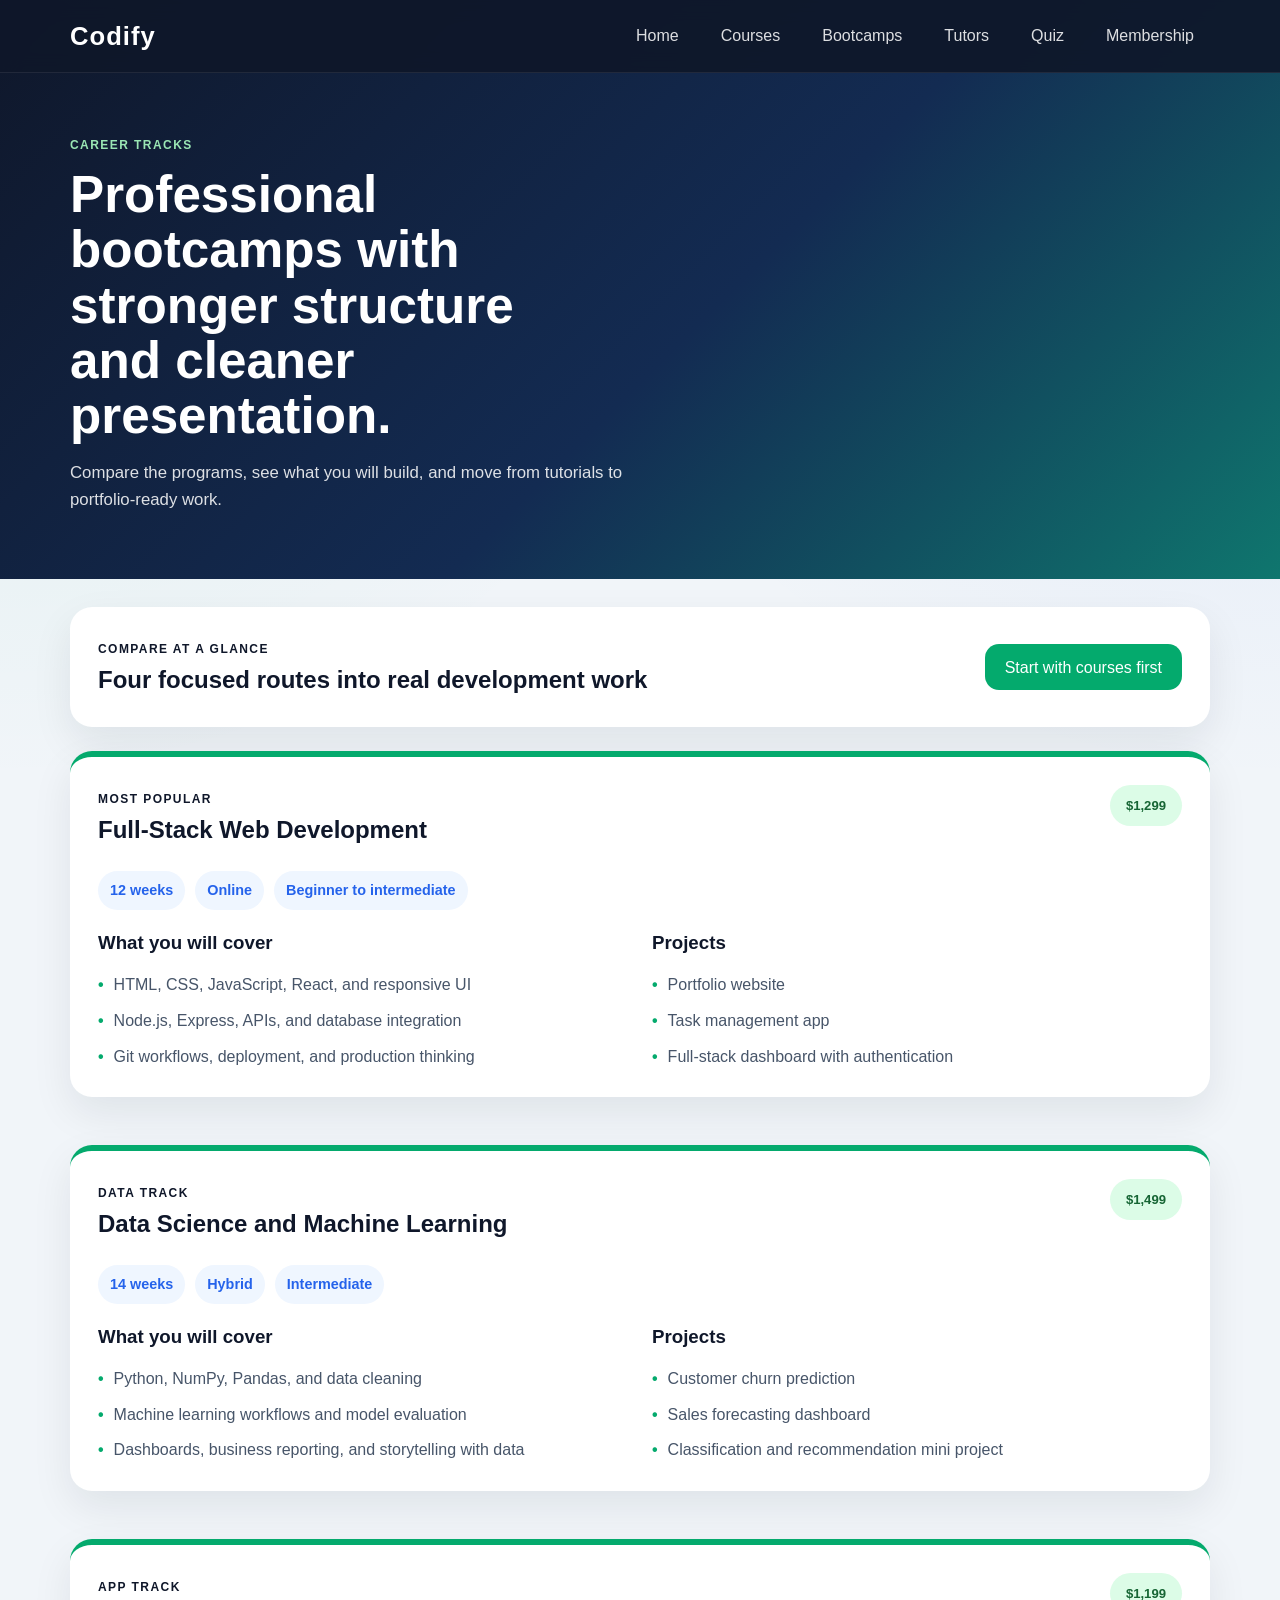
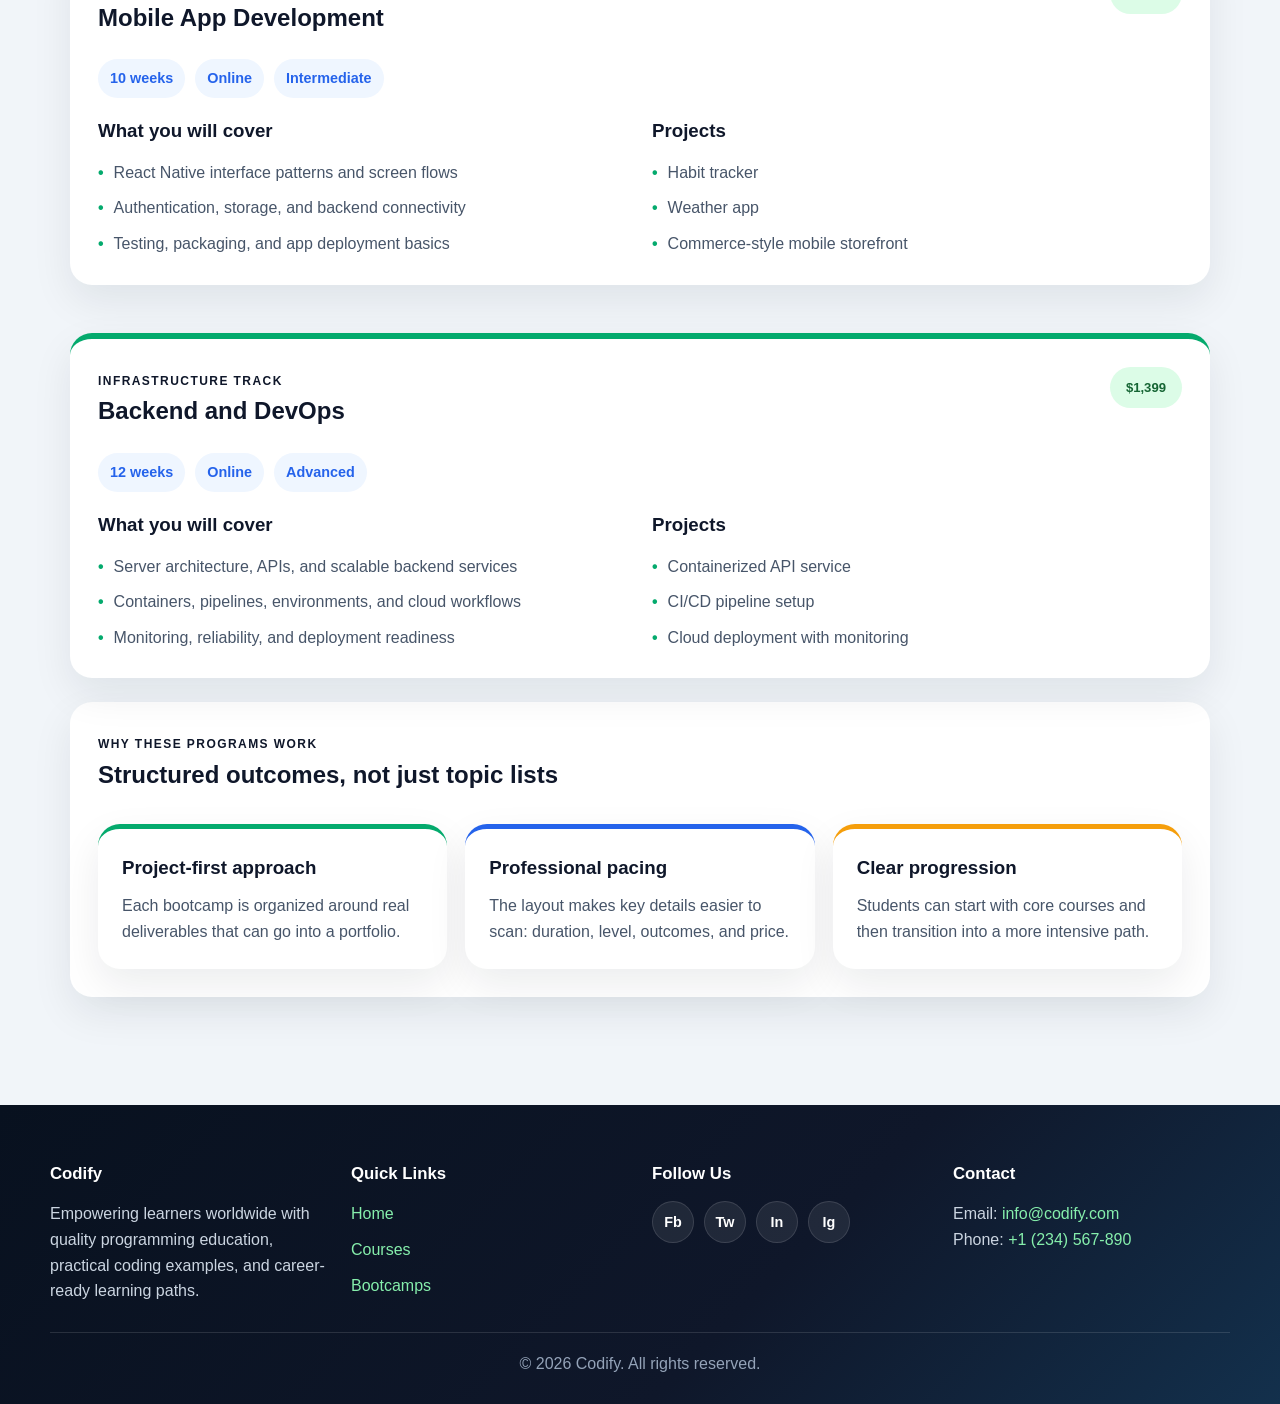
<file: bootcamp.html>
<!DOCTYPE html>
<html lang="en">
<head>
    <meta charset="UTF-8">
    <meta name="viewport" content="width=device-width, initial-scale=1.0">
    <title>Codify | Bootcamps</title>
    <link rel="stylesheet" href="main.css">
</head>
<body>
    <header class="site-header compact-header">
        <nav class="topbar">
            <div class="nav-container">
                <a href="index.html" class="nav-logo">Codify</a>
                <ul class="nav-links">
                    <li><a href="index.html">Home</a></li>
                    <li><a href="courses.html">Courses</a></li>
                    <li><a href="bootcamp.html">Bootcamps</a></li>
                    <li><a href="tutors.html">Tutors</a></li>
                    <li><a href="quiz.html">Quiz</a></li>
                    <li><a href="membership.html">Membership</a></li>
                </ul>
            </div>
        </nav>
        <section class="hero hero-compact">
            <div class="hero-copy">
                <span class="eyebrow">Career tracks</span>
                <h1>Professional bootcamps with stronger structure and cleaner presentation.</h1>
                <p>Compare the programs, see what you will build, and move from tutorials to portfolio-ready work.</p>
            </div>
        </section>
    </header>

    <main class="page-shell">
        <section class="section-card comparison-banner">
            <div>
                <span class="section-label">Compare at a glance</span>
                <h2>Four focused routes into real development work</h2>
            </div>
            <a class="button button-primary" href="courses.html">Start with courses first</a>
        </section>

        <section class="bootcamp-stack">
            <article class="section-card bootcamp-card-pro" id="fullstack-bootcamp">
                <div class="bootcamp-top">
                    <div>
                        <span class="section-label">Most popular</span>
                        <h2>Full-Stack Web Development</h2>
                    </div>
                    <span class="price-tag">$1,299</span>
                </div>
                <div class="bootcamp-meta">
                    <span>12 weeks</span>
                    <span>Online</span>
                    <span>Beginner to intermediate</span>
                </div>
                <div class="bootcamp-layout">
                    <div>
                        <h3>What you will cover</h3>
                        <ul class="feature-list">
                            <li>HTML, CSS, JavaScript, React, and responsive UI</li>
                            <li>Node.js, Express, APIs, and database integration</li>
                            <li>Git workflows, deployment, and production thinking</li>
                        </ul>
                    </div>
                    <div>
                        <h3>Projects</h3>
                        <ul class="feature-list">
                            <li>Portfolio website</li>
                            <li>Task management app</li>
                            <li>Full-stack dashboard with authentication</li>
                        </ul>
                    </div>
                </div>
            </article>

            <article class="section-card bootcamp-card-pro">
                <div class="bootcamp-top">
                    <div>
                        <span class="section-label">Data track</span>
                        <h2>Data Science and Machine Learning</h2>
                    </div>
                    <span class="price-tag">$1,499</span>
                </div>
                <div class="bootcamp-meta">
                    <span>14 weeks</span>
                    <span>Hybrid</span>
                    <span>Intermediate</span>
                </div>
                <div class="bootcamp-layout">
                    <div>
                        <h3>What you will cover</h3>
                        <ul class="feature-list">
                            <li>Python, NumPy, Pandas, and data cleaning</li>
                            <li>Machine learning workflows and model evaluation</li>
                            <li>Dashboards, business reporting, and storytelling with data</li>
                        </ul>
                    </div>
                    <div>
                        <h3>Projects</h3>
                        <ul class="feature-list">
                            <li>Customer churn prediction</li>
                            <li>Sales forecasting dashboard</li>
                            <li>Classification and recommendation mini project</li>
                        </ul>
                    </div>
                </div>
            </article>

            <article class="section-card bootcamp-card-pro">
                <div class="bootcamp-top">
                    <div>
                        <span class="section-label">App track</span>
                        <h2>Mobile App Development</h2>
                    </div>
                    <span class="price-tag">$1,199</span>
                </div>
                <div class="bootcamp-meta">
                    <span>10 weeks</span>
                    <span>Online</span>
                    <span>Intermediate</span>
                </div>
                <div class="bootcamp-layout">
                    <div>
                        <h3>What you will cover</h3>
                        <ul class="feature-list">
                            <li>React Native interface patterns and screen flows</li>
                            <li>Authentication, storage, and backend connectivity</li>
                            <li>Testing, packaging, and app deployment basics</li>
                        </ul>
                    </div>
                    <div>
                        <h3>Projects</h3>
                        <ul class="feature-list">
                            <li>Habit tracker</li>
                            <li>Weather app</li>
                            <li>Commerce-style mobile storefront</li>
                        </ul>
                    </div>
                </div>
            </article>

            <article class="section-card bootcamp-card-pro">
                <div class="bootcamp-top">
                    <div>
                        <span class="section-label">Infrastructure track</span>
                        <h2>Backend and DevOps</h2>
                    </div>
                    <span class="price-tag">$1,399</span>
                </div>
                <div class="bootcamp-meta">
                    <span>12 weeks</span>
                    <span>Online</span>
                    <span>Advanced</span>
                </div>
                <div class="bootcamp-layout">
                    <div>
                        <h3>What you will cover</h3>
                        <ul class="feature-list">
                            <li>Server architecture, APIs, and scalable backend services</li>
                            <li>Containers, pipelines, environments, and cloud workflows</li>
                            <li>Monitoring, reliability, and deployment readiness</li>
                        </ul>
                    </div>
                    <div>
                        <h3>Projects</h3>
                        <ul class="feature-list">
                            <li>Containerized API service</li>
                            <li>CI/CD pipeline setup</li>
                            <li>Cloud deployment with monitoring</li>
                        </ul>
                    </div>
                </div>
            </article>
        </section>

        <section class="section-card">
            <div class="section-heading">
                <div>
                    <span class="section-label">Why these programs work</span>
                    <h2>Structured outcomes, not just topic lists</h2>
                </div>
            </div>
            <div class="quick-grid">
                <article class="feature-card accent-green">
                    <h3>Project-first approach</h3>
                    <p>Each bootcamp is organized around real deliverables that can go into a portfolio.</p>
                </article>
                <article class="feature-card accent-blue">
                    <h3>Professional pacing</h3>
                    <p>The layout makes key details easier to scan: duration, level, outcomes, and price.</p>
                </article>
                <article class="feature-card accent-gold">
                    <h3>Clear progression</h3>
                    <p>Students can start with core courses and then transition into a more intensive path.</p>
                </article>
            </div>
        </section>
    </main>

    <footer class="footer-section" id="footerSection">
        <div class="footer-container">
            <div class="footer-grid">
                <div class="footer-column" id="footerCol-1">
                    <h5 class="footer-heading">Codify</h5>
                    <p class="footer-text">Empowering learners worldwide with quality programming education, practical coding examples, and career-ready learning paths.</p>
                </div>
                <div class="footer-column" id="footerCol-2">
                    <h5 class="footer-heading">Quick Links</h5>
                    <ul class="footer-links" id="footerLinks">
                        <li><a href="index.html">Home</a></li>
                        <li><a href="courses.html">Courses</a></li>
                        <li><a href="bootcamp.html">Bootcamps</a></li>
                    </ul>
                </div>
                <div class="footer-column" id="footerCol-3">
                    <h5 class="footer-heading">Follow Us</h5>
                    <div class="social-links" id="socialLinks">
                        <a href="#" class="social-icon" aria-label="Facebook">Fb</a>
                        <a href="#" class="social-icon" aria-label="Twitter">Tw</a>
                        <a href="#" class="social-icon" aria-label="LinkedIn">In</a>
                        <a href="#" class="social-icon" aria-label="Instagram">Ig</a>
                    </div>
                </div>
                <div class="footer-column" id="footerCol-4">
                    <h5 class="footer-heading">Contact</h5>
                    <p class="footer-text">
                        Email: <a href="mailto:info@codify.com">info@codify.com</a><br>
                        Phone: <a href="tel:+1234567890">+1 (234) 567-890</a>
                    </p>
                </div>
            </div>
            <hr class="footer-divider">
            <div class="footer-bottom">
                <p class="footer-copyright">&copy; 2026 Codify. All rights reserved.</p>
            </div>
        </div>
    </footer>

    <script src="script.js"></script>
</body>
</html>
</file>
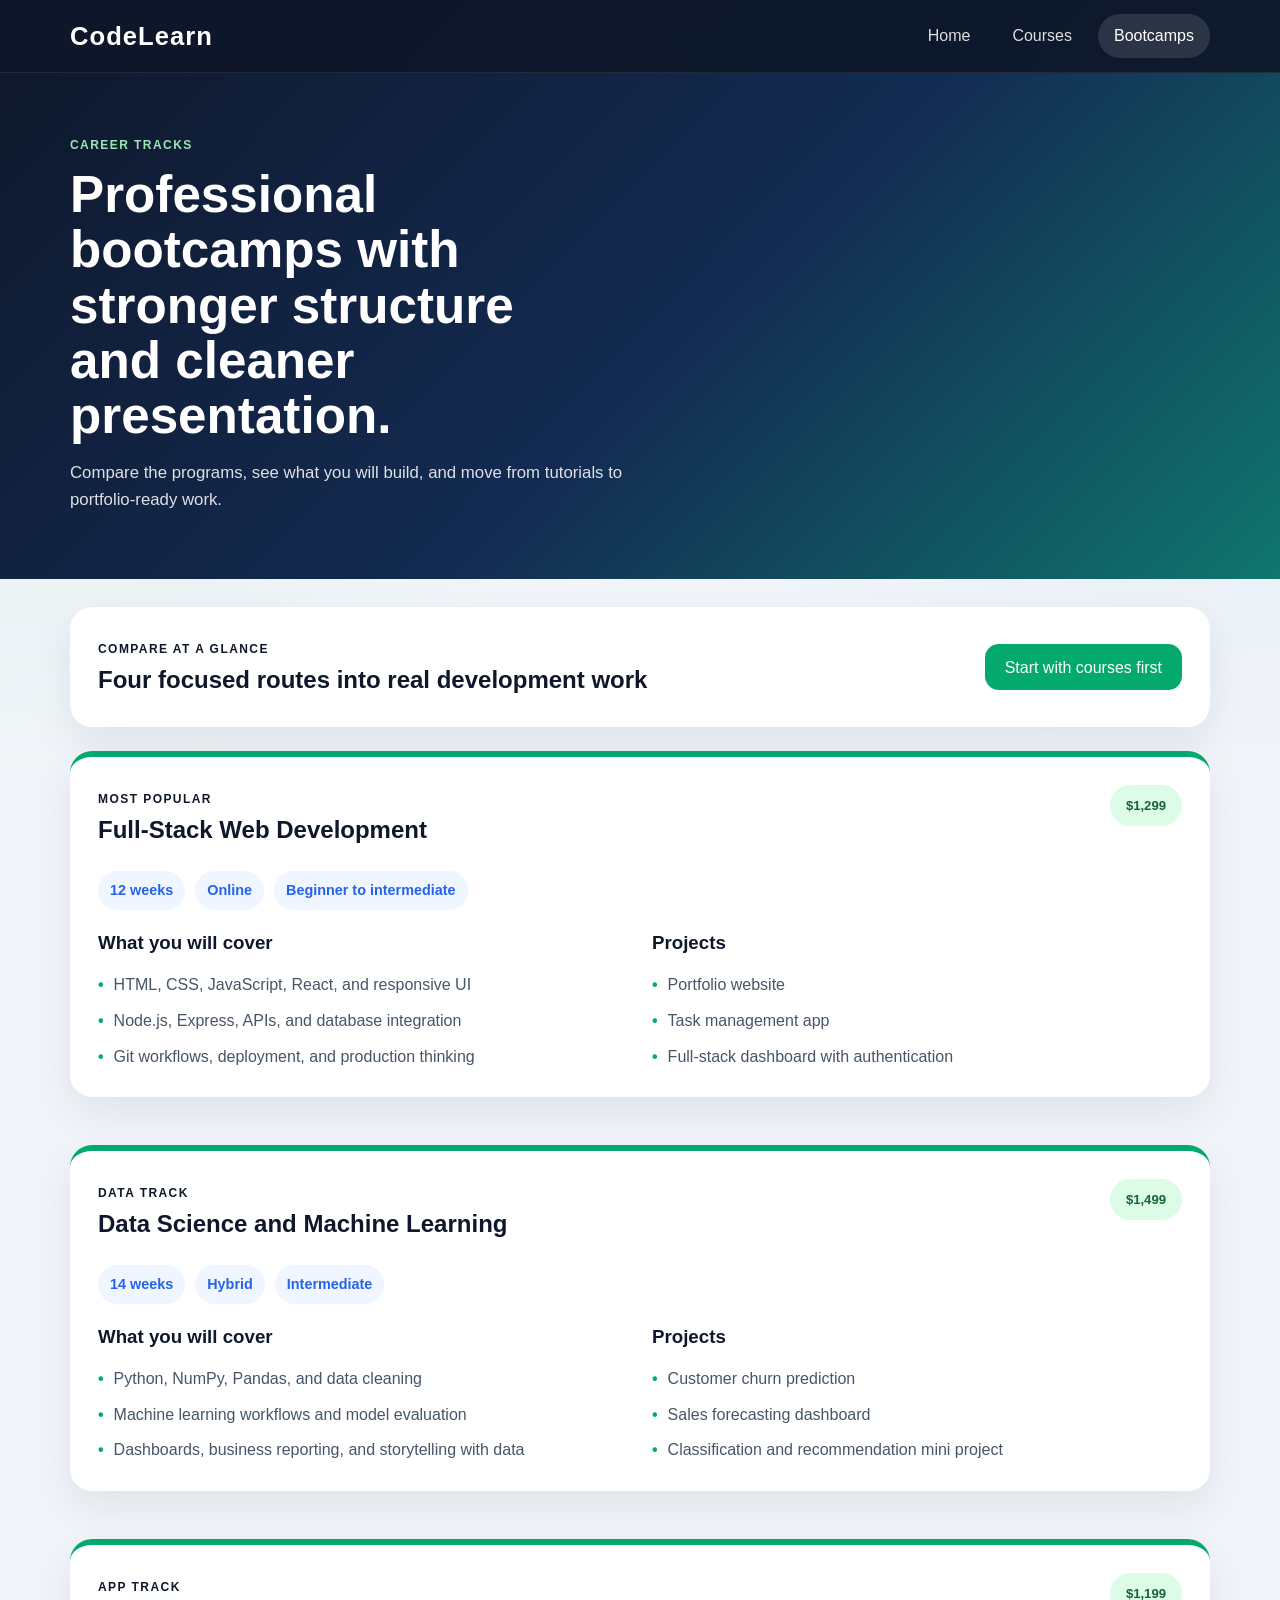
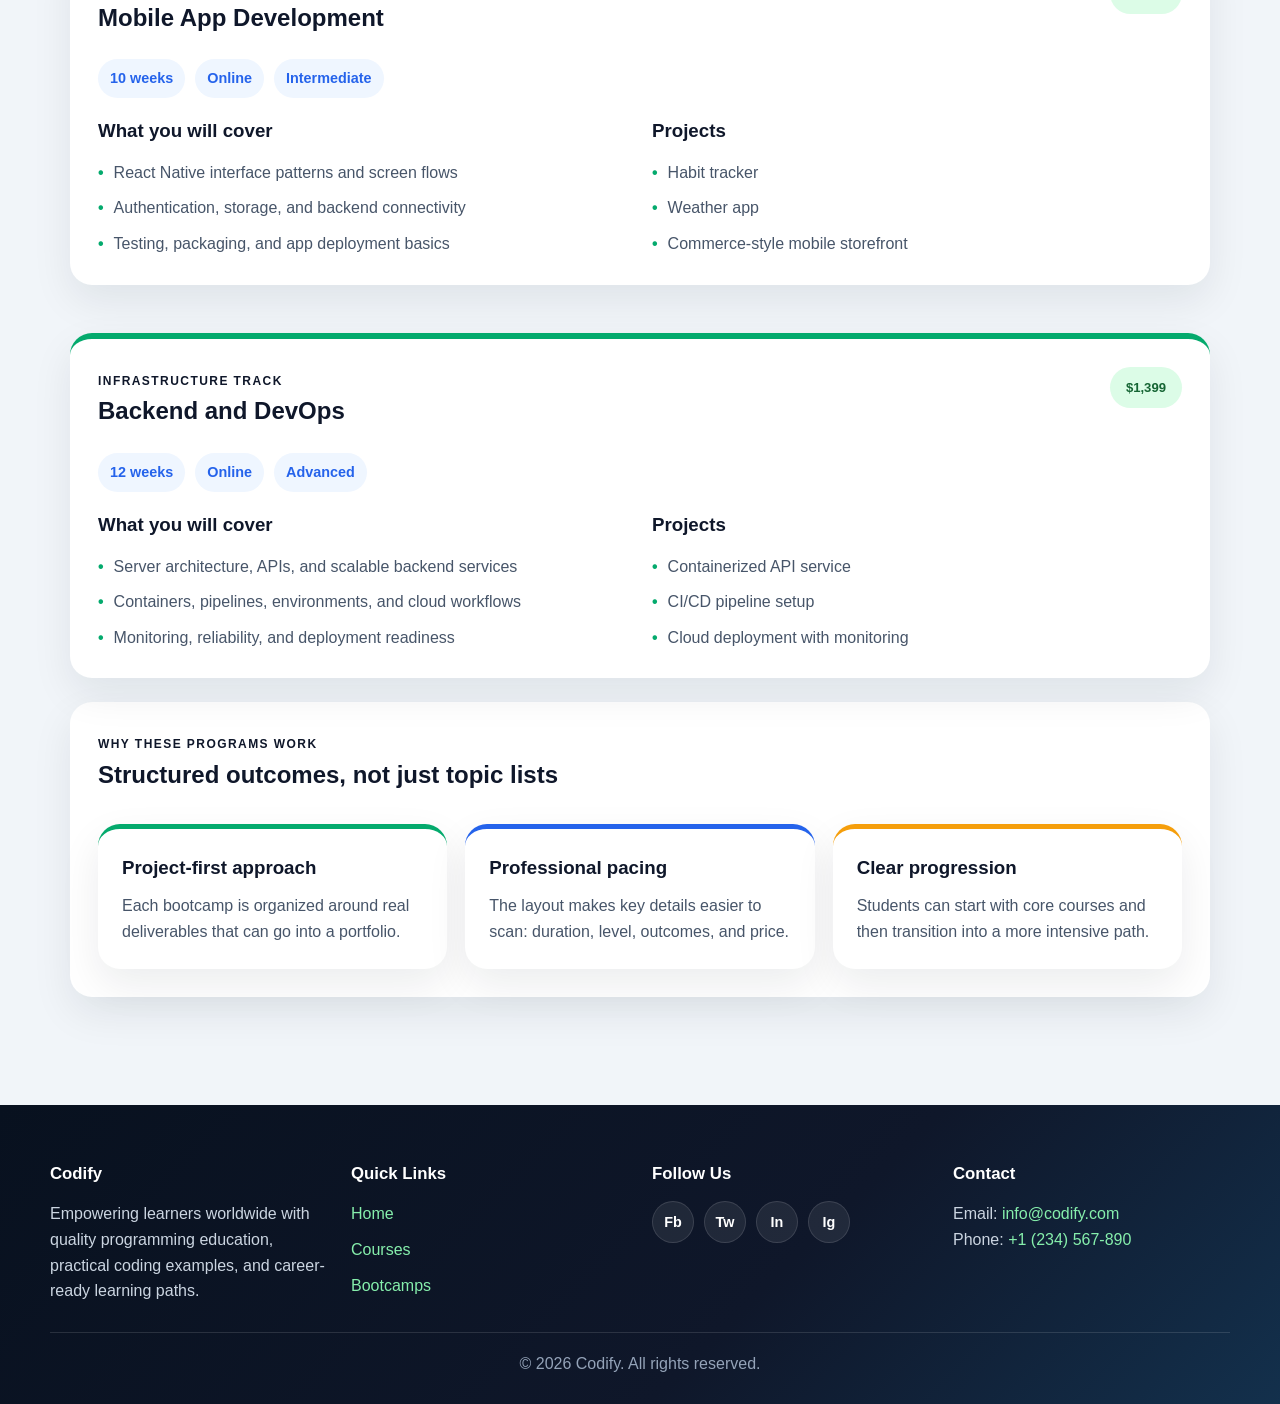
<file: bootcamps.html>
<!DOCTYPE html>
<html lang="en">
<head>
    <meta charset="UTF-8">
    <meta name="viewport" content="width=device-width, initial-scale=1.0">
    <title>CodeLearn | Bootcamps</title>
    <link rel="stylesheet" href="main.css">
</head>
<body>
    <header class="site-header compact-header">
        <nav class="topbar">
            <div class="nav-container">
                <a href="index.html" class="nav-logo">CodeLearn</a>
                <ul class="nav-links">
                    <li><a href="index.html">Home</a></li>
                    <li><a href="courses.html">Courses</a></li>
                    <li><a href="bootcamp.html" class="active">Bootcamps</a></li>
                </ul>
            </div>
        </nav>
        <section class="hero hero-compact">
            <div class="hero-copy">
                <span class="eyebrow">Career tracks</span>
                <h1>Professional bootcamps with stronger structure and cleaner presentation.</h1>
                <p>Compare the programs, see what you will build, and move from tutorials to portfolio-ready work.</p>
            </div>
        </section>
    </header>

    <main class="page-shell">
        <section class="section-card comparison-banner">
            <div>
                <span class="section-label">Compare at a glance</span>
                <h2>Four focused routes into real development work</h2>
            </div>
            <a class="button button-primary" href="courses.html">Start with courses first</a>
        </section>

        <section class="bootcamp-stack">
            <article class="section-card bootcamp-card-pro" id="fullstack-bootcamp">
                <div class="bootcamp-top">
                    <div>
                        <span class="section-label">Most popular</span>
                        <h2>Full-Stack Web Development</h2>
                    </div>
                    <span class="price-tag">$1,299</span>
                </div>
                <div class="bootcamp-meta">
                    <span>12 weeks</span>
                    <span>Online</span>
                    <span>Beginner to intermediate</span>
                </div>
                <div class="bootcamp-layout">
                    <div>
                        <h3>What you will cover</h3>
                        <ul class="feature-list">
                            <li>HTML, CSS, JavaScript, React, and responsive UI</li>
                            <li>Node.js, Express, APIs, and database integration</li>
                            <li>Git workflows, deployment, and production thinking</li>
                        </ul>
                    </div>
                    <div>
                        <h3>Projects</h3>
                        <ul class="feature-list">
                            <li>Portfolio website</li>
                            <li>Task management app</li>
                            <li>Full-stack dashboard with authentication</li>
                        </ul>
                    </div>
                </div>
            </article>

            <article class="section-card bootcamp-card-pro">
                <div class="bootcamp-top">
                    <div>
                        <span class="section-label">Data track</span>
                        <h2>Data Science and Machine Learning</h2>
                    </div>
                    <span class="price-tag">$1,499</span>
                </div>
                <div class="bootcamp-meta">
                    <span>14 weeks</span>
                    <span>Hybrid</span>
                    <span>Intermediate</span>
                </div>
                <div class="bootcamp-layout">
                    <div>
                        <h3>What you will cover</h3>
                        <ul class="feature-list">
                            <li>Python, NumPy, Pandas, and data cleaning</li>
                            <li>Machine learning workflows and model evaluation</li>
                            <li>Dashboards, business reporting, and storytelling with data</li>
                        </ul>
                    </div>
                    <div>
                        <h3>Projects</h3>
                        <ul class="feature-list">
                            <li>Customer churn prediction</li>
                            <li>Sales forecasting dashboard</li>
                            <li>Classification and recommendation mini project</li>
                        </ul>
                    </div>
                </div>
            </article>

            <article class="section-card bootcamp-card-pro">
                <div class="bootcamp-top">
                    <div>
                        <span class="section-label">App track</span>
                        <h2>Mobile App Development</h2>
                    </div>
                    <span class="price-tag">$1,199</span>
                </div>
                <div class="bootcamp-meta">
                    <span>10 weeks</span>
                    <span>Online</span>
                    <span>Intermediate</span>
                </div>
                <div class="bootcamp-layout">
                    <div>
                        <h3>What you will cover</h3>
                        <ul class="feature-list">
                            <li>React Native interface patterns and screen flows</li>
                            <li>Authentication, storage, and backend connectivity</li>
                            <li>Testing, packaging, and app deployment basics</li>
                        </ul>
                    </div>
                    <div>
                        <h3>Projects</h3>
                        <ul class="feature-list">
                            <li>Habit tracker</li>
                            <li>Weather app</li>
                            <li>Commerce-style mobile storefront</li>
                        </ul>
                    </div>
                </div>
            </article>

            <article class="section-card bootcamp-card-pro">
                <div class="bootcamp-top">
                    <div>
                        <span class="section-label">Infrastructure track</span>
                        <h2>Backend and DevOps</h2>
                    </div>
                    <span class="price-tag">$1,399</span>
                </div>
                <div class="bootcamp-meta">
                    <span>12 weeks</span>
                    <span>Online</span>
                    <span>Advanced</span>
                </div>
                <div class="bootcamp-layout">
                    <div>
                        <h3>What you will cover</h3>
                        <ul class="feature-list">
                            <li>Server architecture, APIs, and scalable backend services</li>
                            <li>Containers, pipelines, environments, and cloud workflows</li>
                            <li>Monitoring, reliability, and deployment readiness</li>
                        </ul>
                    </div>
                    <div>
                        <h3>Projects</h3>
                        <ul class="feature-list">
                            <li>Containerized API service</li>
                            <li>CI/CD pipeline setup</li>
                            <li>Cloud deployment with monitoring</li>
                        </ul>
                    </div>
                </div>
            </article>
        </section>

        <section class="section-card">
            <div class="section-heading">
                <div>
                    <span class="section-label">Why these programs work</span>
                    <h2>Structured outcomes, not just topic lists</h2>
                </div>
            </div>
            <div class="quick-grid">
                <article class="feature-card accent-green">
                    <h3>Project-first approach</h3>
                    <p>Each bootcamp is organized around real deliverables that can go into a portfolio.</p>
                </article>
                <article class="feature-card accent-blue">
                    <h3>Professional pacing</h3>
                    <p>The layout makes key details easier to scan: duration, level, outcomes, and price.</p>
                </article>
                <article class="feature-card accent-gold">
                    <h3>Clear progression</h3>
                    <p>Students can start with core courses and then transition into a more intensive path.</p>
                </article>
            </div>
        </section>
    </main>

    <footer class="footer-section" id="footerSection">
        <div class="footer-container">
            <div class="footer-grid">
                <div class="footer-column" id="footerCol-1">
                    <h5 class="footer-heading">Codify</h5>
                    <p class="footer-text">Empowering learners worldwide with quality programming education, practical coding examples, and career-ready learning paths.</p>
                </div>
                <div class="footer-column" id="footerCol-2">
                    <h5 class="footer-heading">Quick Links</h5>
                    <ul class="footer-links" id="footerLinks">
                        <li><a href="index.html">Home</a></li>
                        <li><a href="courses.html">Courses</a></li>
                        <li><a href="bootcamp.html">Bootcamps</a></li>
                    </ul>
                </div>
                <div class="footer-column" id="footerCol-3">
                    <h5 class="footer-heading">Follow Us</h5>
                    <div class="social-links" id="socialLinks">
                        <a href="#" class="social-icon" aria-label="Facebook">Fb</a>
                        <a href="#" class="social-icon" aria-label="Twitter">Tw</a>
                        <a href="#" class="social-icon" aria-label="LinkedIn">In</a>
                        <a href="#" class="social-icon" aria-label="Instagram">Ig</a>
                    </div>
                </div>
                <div class="footer-column" id="footerCol-4">
                    <h5 class="footer-heading">Contact</h5>
                    <p class="footer-text">
                        Email: <a href="mailto:info@codify.com">info@codify.com</a><br>
                        Phone: <a href="tel:+1234567890">+1 (234) 567-890</a>
                    </p>
                </div>
            </div>
            <hr class="footer-divider">
            <div class="footer-bottom">
                <p class="footer-copyright">&copy; 2026 Codify. All rights reserved.</p>
            </div>
        </div>
    </footer>

    <script src="script.js"></script>
</body>
</html>
</file>
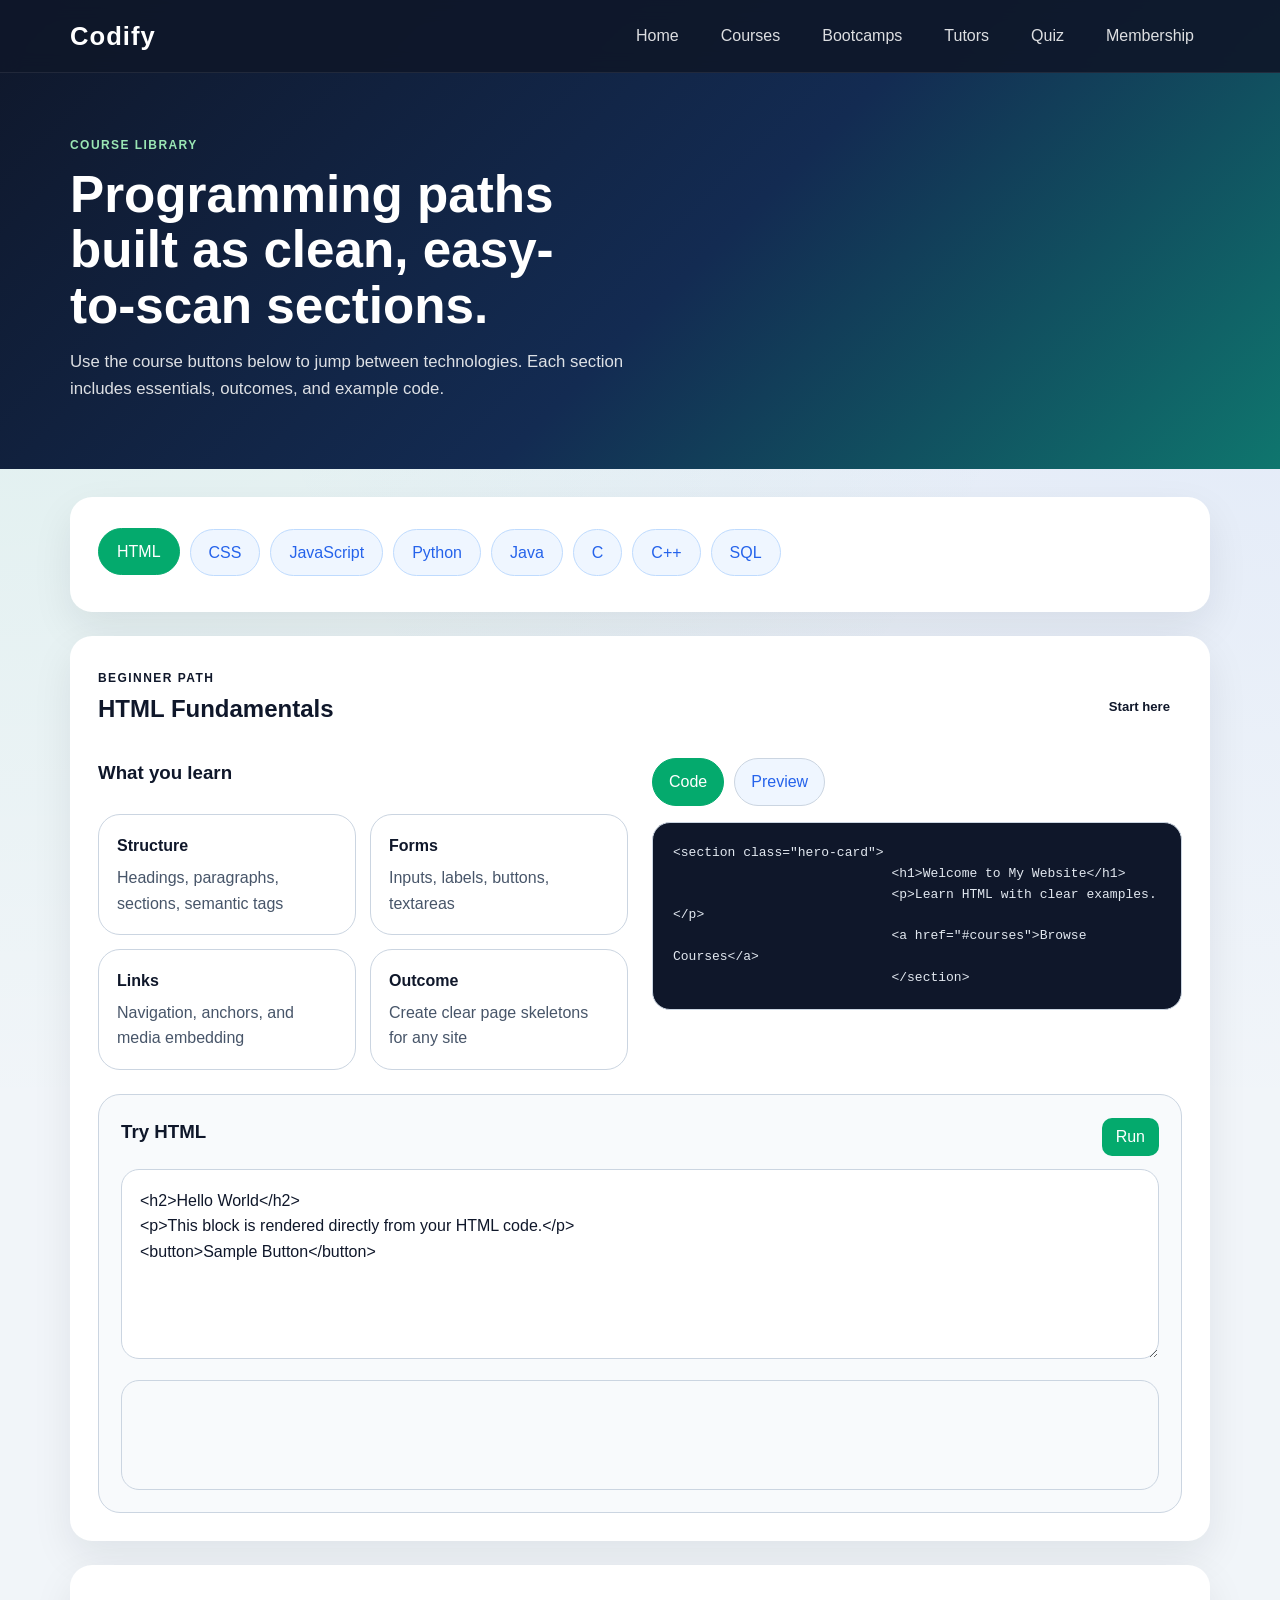
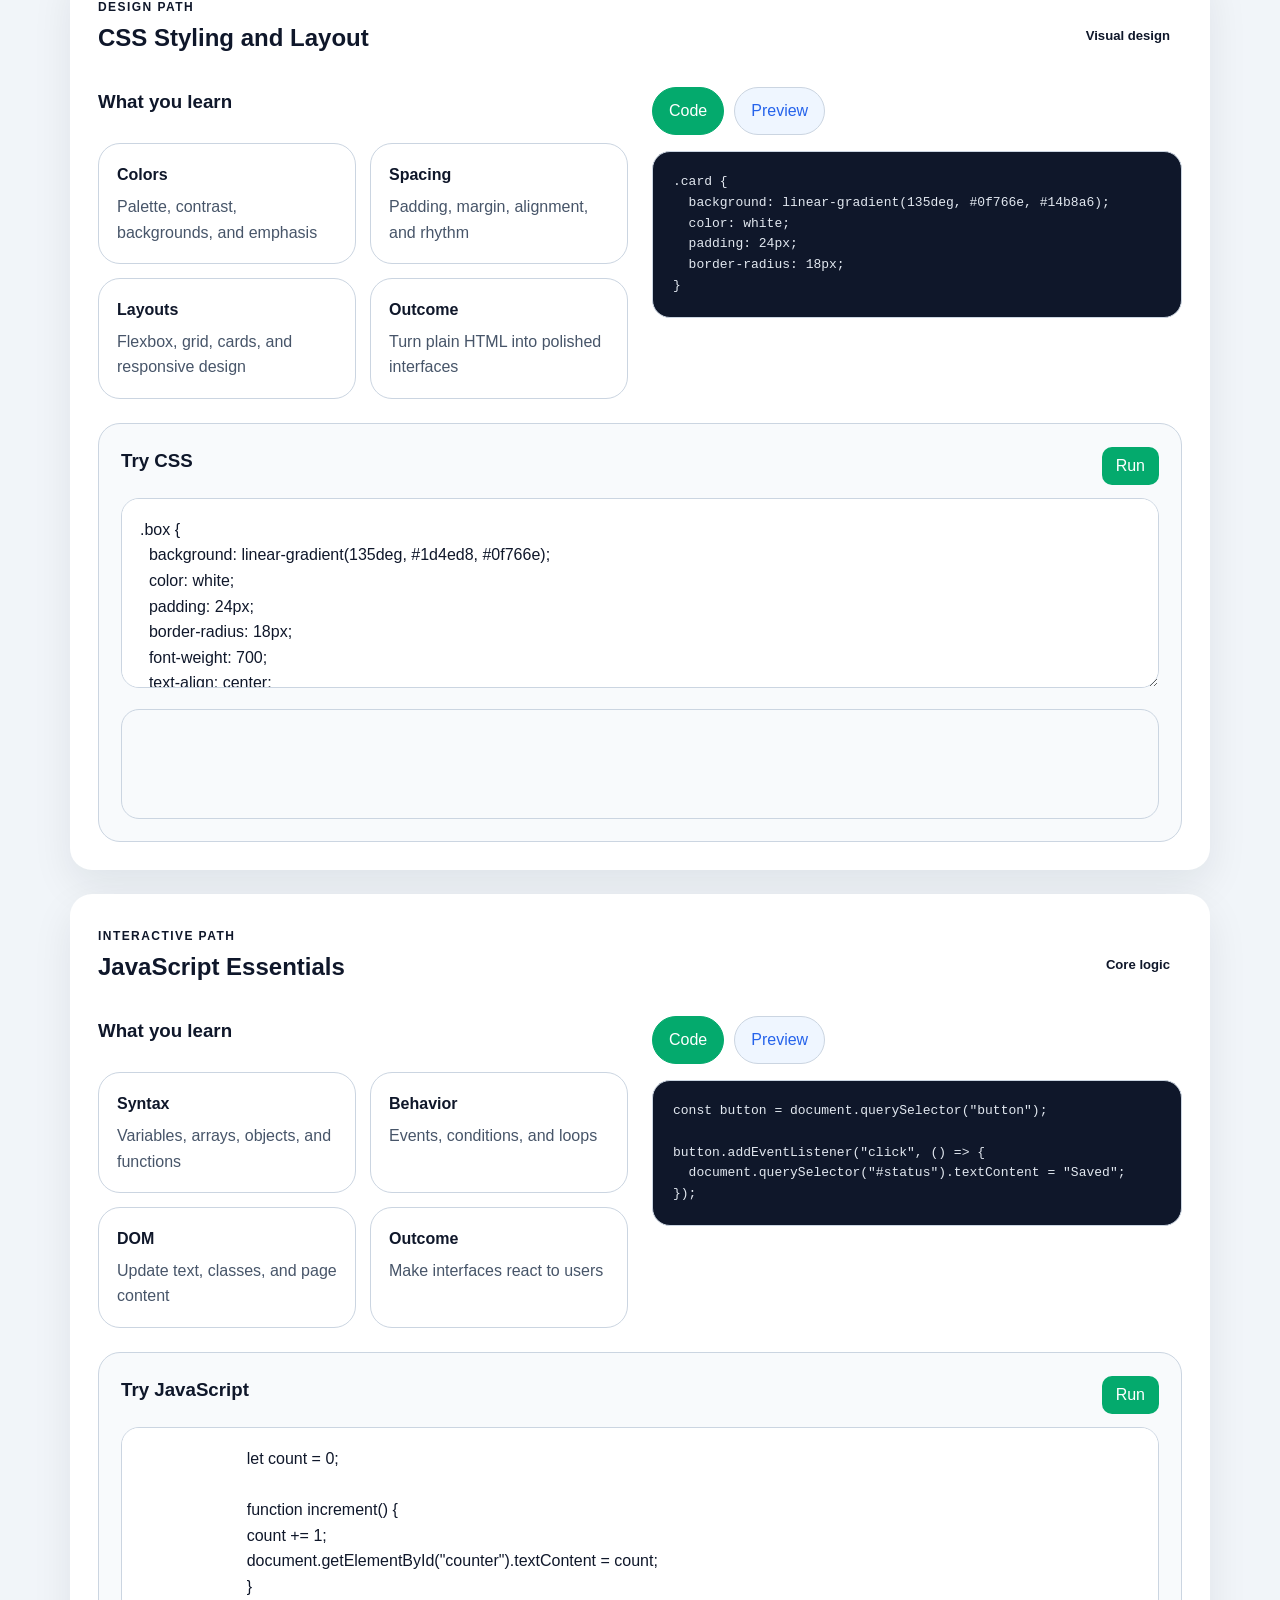
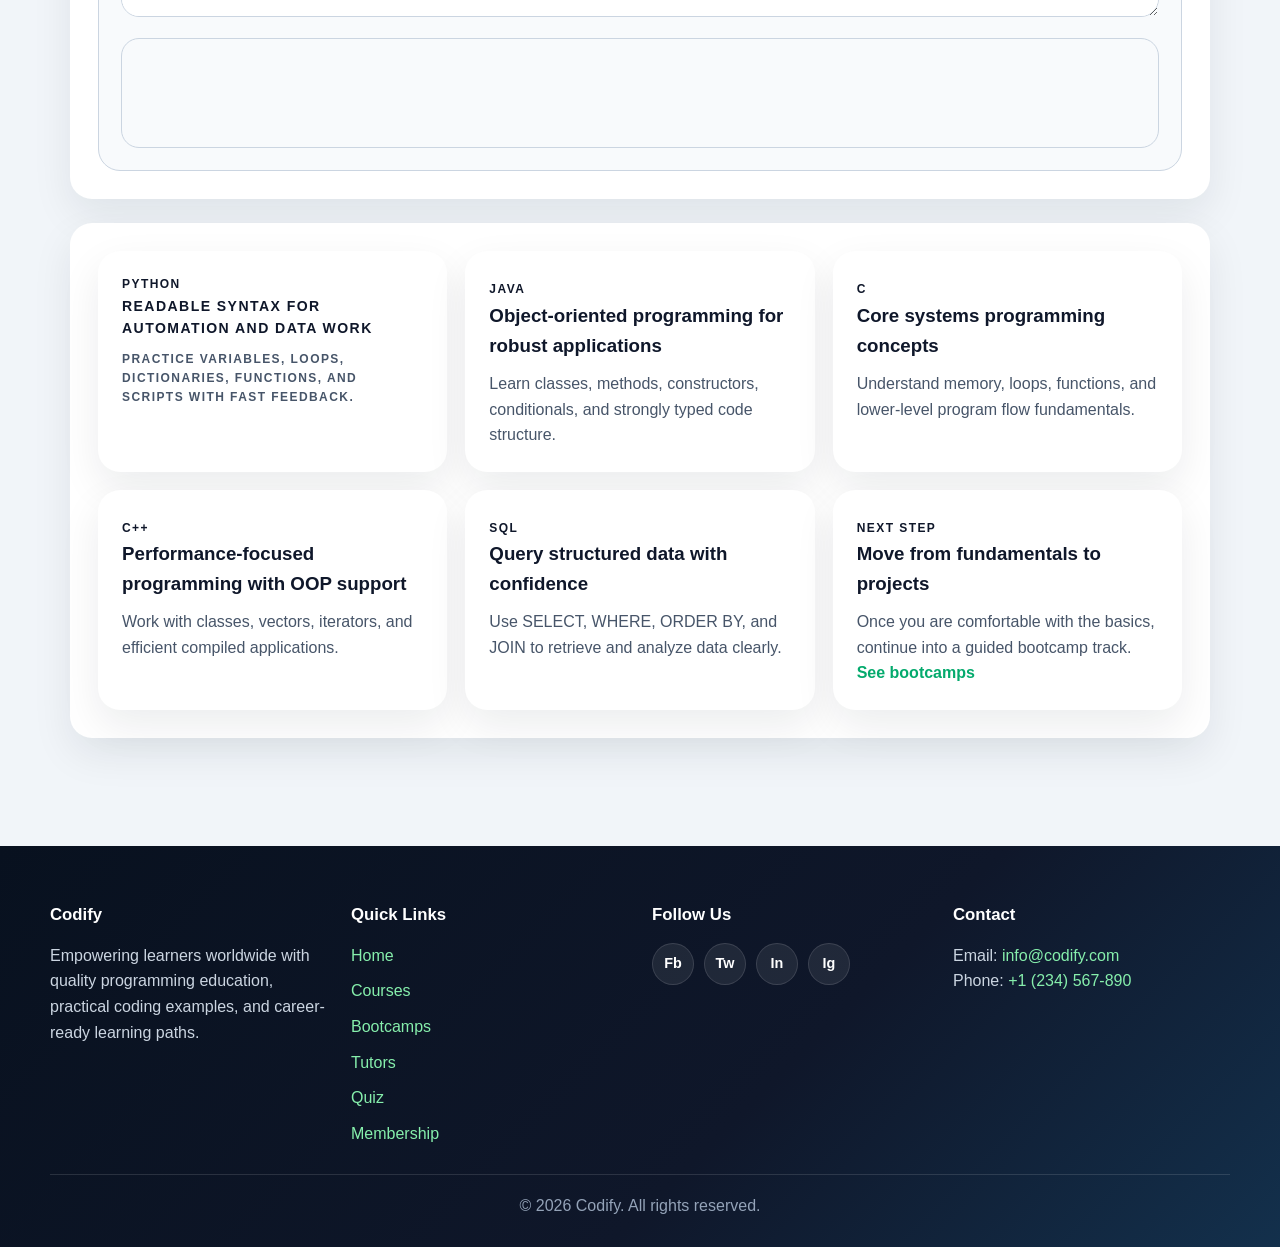
<file: courses.html>
<!doctype html>
<html lang="en">

<head>
    <meta charset="UTF-8" />
    <meta name="viewport" content="width=device-width, initial-scale=1.0" />
    <title>Codify | Courses</title>
    <link rel="stylesheet" href="main.css" />
</head>

<body>
    <header class="site-header compact-header">
        <nav class="topbar">
            <div class="nav-container">
                <a href="index.html" class="nav-logo">Codify</a>
                <ul class="nav-links">
                    <li><a href="index.html">Home</a></li>
                    <li><a href="courses.html">Courses</a></li>
                    <li><a href="bootcamp.html">Bootcamps</a></li>
                    <li><a href="tutors.html">Tutors</a></li>
                    <li><a href="quiz.html">Quiz</a></li>
                    <li><a href="membership.html">Membership</a></li>
                </ul>
            </div>
        </nav>
        <section class="hero hero-compact">
            <div class="hero-copy">
                <span class="eyebrow">Course library</span>
                <h1>Programming paths built as clean, easy-to-scan sections.</h1>
                <p>
                    Use the course buttons below to jump between technologies. Each
                    section includes essentials, outcomes, and example code.
                </p>
            </div>
        </section>
    </header>

    <main class="page-shell">
        <section class="section-card">
            <div class="topic-strip course-strip">
                <a class="topic-pill active" href="#html-path">HTML</a>
                <a class="topic-pill" href="#css-path">CSS</a>
                <a class="topic-pill" href="#javascript-path">JavaScript</a>
                <a class="topic-pill" href="#python-path">Python</a>
                <a class="topic-pill" href="#java-path">Java</a>
                <a class="topic-pill" href="#c-path">C</a>
                <a class="topic-pill" href="#cpp-path">C++</a>
                <a class="topic-pill" href="#sql-path">SQL</a>
            </div>
        </section>

        <section class="section-card course-section" id="html-path">
            <div class="section-heading">
                <div>
                    <span class="section-label">Beginner path</span>
                    <h2>HTML Fundamentals</h2>
                </div>
                <span class="meta-chip">Start here</span>
            </div>
            <div class="course-layout">
                <div class="lesson-panel">
                    <h3>What you learn</h3>
                    <div class="info-grid">
                        <div class="info-card">
                            <strong>Structure</strong><span>Headings, paragraphs, sections, semantic tags</span>
                        </div>
                        <div class="info-card">
                            <strong>Forms</strong><span>Inputs, labels, buttons, textareas</span>
                        </div>
                        <div class="info-card">
                            <strong>Links</strong><span>Navigation, anchors, and media embedding</span>
                        </div>
                        <div class="info-card">
                            <strong>Outcome</strong><span>Create clear page skeletons for any site</span>
                        </div>
                    </div>
                </div>
                <div class="example-panel">
                    <div class="code-tabs">
                        <button class="code-tab active" data-target="html-example-code">
                            Code
                        </button>
                        <button class="code-tab" data-target="html-example-preview">
                            Preview
                        </button>
                    </div>
                    <div id="html-example-code" class="code-content active">
                        <pre class="code-box"><code>&lt;section class="hero-card"&gt;
                            &lt;h1&gt;Welcome to My Website&lt;/h1&gt;
                            &lt;p&gt;Learn HTML with clear examples.&lt;/p&gt;
                            &lt;a href="#courses"&gt;Browse Courses&lt;/a&gt;
                            &lt;/section&gt;</code></pre>
                    </div>
                    <div id="html-example-preview" class="code-content">
                        <div class="output-card">
                            <h3>Welcome to My Website</h3>
                            <p>Learn HTML with clear examples.</p>
                            <a class="inline-link" href="#html-path">Browse Courses</a>
                        </div>
                    </div>
                </div>
            </div>
            <div class="try-it">
                <div class="try-it-header">
                    <h3>Try HTML</h3>
                    <button class="button button-primary small-button" data-runner="html">
                        Run
                    </button>
                </div>
                <textarea id="htmlCode">
&lt;h2&gt;Hello World&lt;/h2&gt;
&lt;p&gt;This block is rendered directly from your HTML code.&lt;/p&gt;
&lt;button&gt;Sample Button&lt;/button&gt;</textarea>
                <div class="output" id="htmlOutput"></div>
            </div>
        </section>

        <section class="section-card course-section" id="css-path">
            <div class="section-heading">
                <div>
                    <span class="section-label">Design path</span>
                    <h2>CSS Styling and Layout</h2>
                </div>
                <span class="meta-chip">Visual design</span>
            </div>
            <div class="course-layout">
                <div class="lesson-panel">
                    <h3>What you learn</h3>
                    <div class="info-grid">
                        <div class="info-card">
                            <strong>Colors</strong><span>Palette, contrast, backgrounds, and emphasis</span>
                        </div>
                        <div class="info-card">
                            <strong>Spacing</strong><span>Padding, margin, alignment, and rhythm</span>
                        </div>
                        <div class="info-card">
                            <strong>Layouts</strong><span>Flexbox, grid, cards, and responsive design</span>
                        </div>
                        <div class="info-card">
                            <strong>Outcome</strong><span>Turn plain HTML into polished interfaces</span>
                        </div>
                    </div>
                </div>
                <div class="example-panel">
                    <div class="code-tabs">
                        <button class="code-tab active" data-target="css-example-code">
                            Code
                        </button>
                        <button class="code-tab" data-target="css-example-preview">
                            Preview
                        </button>
                    </div>
                    <div id="css-example-code" class="code-content active">
                        <pre class="code-box"><code>.card {
  background: linear-gradient(135deg, #0f766e, #14b8a6);
  color: white;
  padding: 24px;
  border-radius: 18px;
}</code></pre>
                    </div>
                    <div id="css-example-preview" class="code-content">
                        <div class="output-card sample-gradient">
                            <h3>Styled Card</h3>
                            <p>CSS turns plain blocks into brand-ready components.</p>
                        </div>
                    </div>
                </div>
            </div>
            <div class="try-it">
                <div class="try-it-header">
                    <h3>Try CSS</h3>
                    <button class="button button-primary small-button" data-runner="css">
                        Run
                    </button>
                </div>
                <textarea id="cssCode">
.box {
  background: linear-gradient(135deg, #1d4ed8, #0f766e);
  color: white;
  padding: 24px;
  border-radius: 18px;
  font-weight: 700;
  text-align: center;
}</textarea>
                <div class="output" id="cssOutput"></div>
            </div>
        </section>

        <section class="section-card course-section" id="javascript-path">
            <div class="section-heading">
                <div>
                    <span class="section-label">Interactive path</span>
                    <h2>JavaScript Essentials</h2>
                </div>
                <span class="meta-chip">Core logic</span>
            </div>
            <div class="course-layout">
                <div class="lesson-panel">
                    <h3>What you learn</h3>
                    <div class="info-grid">
                        <div class="info-card">
                            <strong>Syntax</strong><span>Variables, arrays, objects, and functions</span>
                        </div>
                        <div class="info-card">
                            <strong>Behavior</strong><span>Events, conditions, and loops</span>
                        </div>
                        <div class="info-card">
                            <strong>DOM</strong><span>Update text, classes, and page content</span>
                        </div>
                        <div class="info-card">
                            <strong>Outcome</strong><span>Make interfaces react to users</span>
                        </div>
                    </div>
                </div>
                <div class="example-panel">
                    <div class="code-tabs">
                        <button class="code-tab active" data-target="js-example-code">
                            Code
                        </button>
                        <button class="code-tab" data-target="js-example-preview">
                            Preview
                        </button>
                    </div>
                    <div id="js-example-code" class="code-content active">
                        <pre class="code-box"><code>const button = document.querySelector("button");

button.addEventListener("click", () =&gt; {
  document.querySelector("#status").textContent = "Saved";
});</code></pre>
                    </div>
                    <div id="js-example-preview" class="code-content">
                        <div class="output-card">
                            <button class="button button-primary small-button" type="button">
                                Save
                            </button>
                            <p id="status">Waiting for action</p>
                        </div>
                    </div>
                </div>
            </div>
            <div class="try-it">
                <div class="try-it-header">
                    <h3>Try JavaScript</h3>
                    <button class="button button-primary small-button" data-runner="js">
                        Run
                    </button>
                </div>
                <textarea id="jsCode">
                        let count = 0;

                        function increment() {
                        count += 1;
                        document.getElementById("counter").textContent = count;
                        }

                        function decrement() {
                        count -= 1;
                        document.getElementById("counter").textContent = count;
}</textarea>
                <div class="output" id="jsOutput"></div>
            </div>
        </section>

        <section class="section-card compact-course-grid">
            <article class="course-mini-card" id="python-path">
                <span class="section-label">Python<span>
                <h3>Readable syntax for automation and data work</h3>
                <p>
                    Practice variables, loops, dictionaries, functions, and scripts with
                    fast feedback.
                </p>
            </article>
            <article class="course-mini-card" id="java-path">
                <span class="section-label">Java</span>
                <h3>Object-oriented programming for robust applications</h3>
                <p>
                    Learn classes, methods, constructors, conditionals, and strongly
                    typed code structure.
                </p>
            </article>
            <article class="course-mini-card" id="c-path">
                <span class="section-label">C</span>
                <h3>Core systems programming concepts</h3>
                <p>
                    Understand memory, loops, functions, and lower-level program flow
                    fundamentals.
                </p>
            </article>
            <article class="course-mini-card" id="cpp-path">
                <span class="section-label">C++</span>
                <h3>Performance-focused programming with OOP support</h3>
                <p>
                    Work with classes, vectors, iterators, and efficient compiled
                    applications.
                </p>
            </article>
            <article class="course-mini-card" id="sql-path">
                <span class="section-label">SQL</span>
                <h3>Query structured data with confidence</h3>
                <p>
                    Use SELECT, WHERE, ORDER BY, and JOIN to retrieve and analyze data
                    clearly.
                </p>
            </article>
            <article class="course-mini-card">
                <span class="section-label">Next step</span>
                <h3>Move from fundamentals to projects</h3>
                <p>
                    Once you are comfortable with the basics, continue into a guided
                    bootcamp track.
                </p>
                <a class="inline-link" href="bootcamp.html">See bootcamps</a>
            </article>
        </section>
    </main>

    <footer class="footer-section" id="footerSection">
        <div class="footer-container">
            <div class="footer-grid">
                <div class="footer-column" id="footerCol-1">
                    <h5 class="footer-heading">Codify</h5>
                    <p class="footer-text">
                        Empowering learners worldwide with quality programming education,
                        practical coding examples, and career-ready learning paths.
                    </p>
                </div>
                <div class="footer-column" id="footerCol-2">
                    <h5 class="footer-heading">Quick Links</h5>
                    <ul class="footer-links" id="footerLinks">
                        <li><a href="index.html">Home</a></li>
                        <li><a href="courses.html">Courses</a></li>
                        <li><a href="bootcamp.html">Bootcamps</a></li>
                        <li><a href="tutors.html">Tutors</a></li>
                        <li><a href="quiz.html">Quiz</a></li>
                        <li><a href="membership.html">Membership</a></li>
                    </ul>
                </div>
                <div class="footer-column" id="footerCol-3">
                    <h5 class="footer-heading">Follow Us</h5>
                    <div class="social-links" id="socialLinks">
                        <a href="#" class="social-icon" aria-label="Facebook">Fb</a>
                        <a href="#" class="social-icon" aria-label="Twitter">Tw</a>
                        <a href="#" class="social-icon" aria-label="LinkedIn">In</a>
                        <a href="#" class="social-icon" aria-label="Instagram">Ig</a>
                    </div>
                </div>
                <div class="footer-column" id="footerCol-4">
                    <h5 class="footer-heading">Contact</h5>
                    <p class="footer-text">
                        Email: <a href="mailto:info@codify.com">info@codify.com</a><br />
                        Phone: <a href="tel:+1234567890">+1 (234) 567-890</a>
                    </p>
                </div>
            </div>
            <hr class="footer-divider" />
            <div class="footer-bottom">
                <p class="footer-copyright">
                    &copy; 2026 Codify. All rights reserved.
                </p>
            </div>
        </div>
    </footer>

    <script src="script.js"></script>
</body>

</html>
</file>
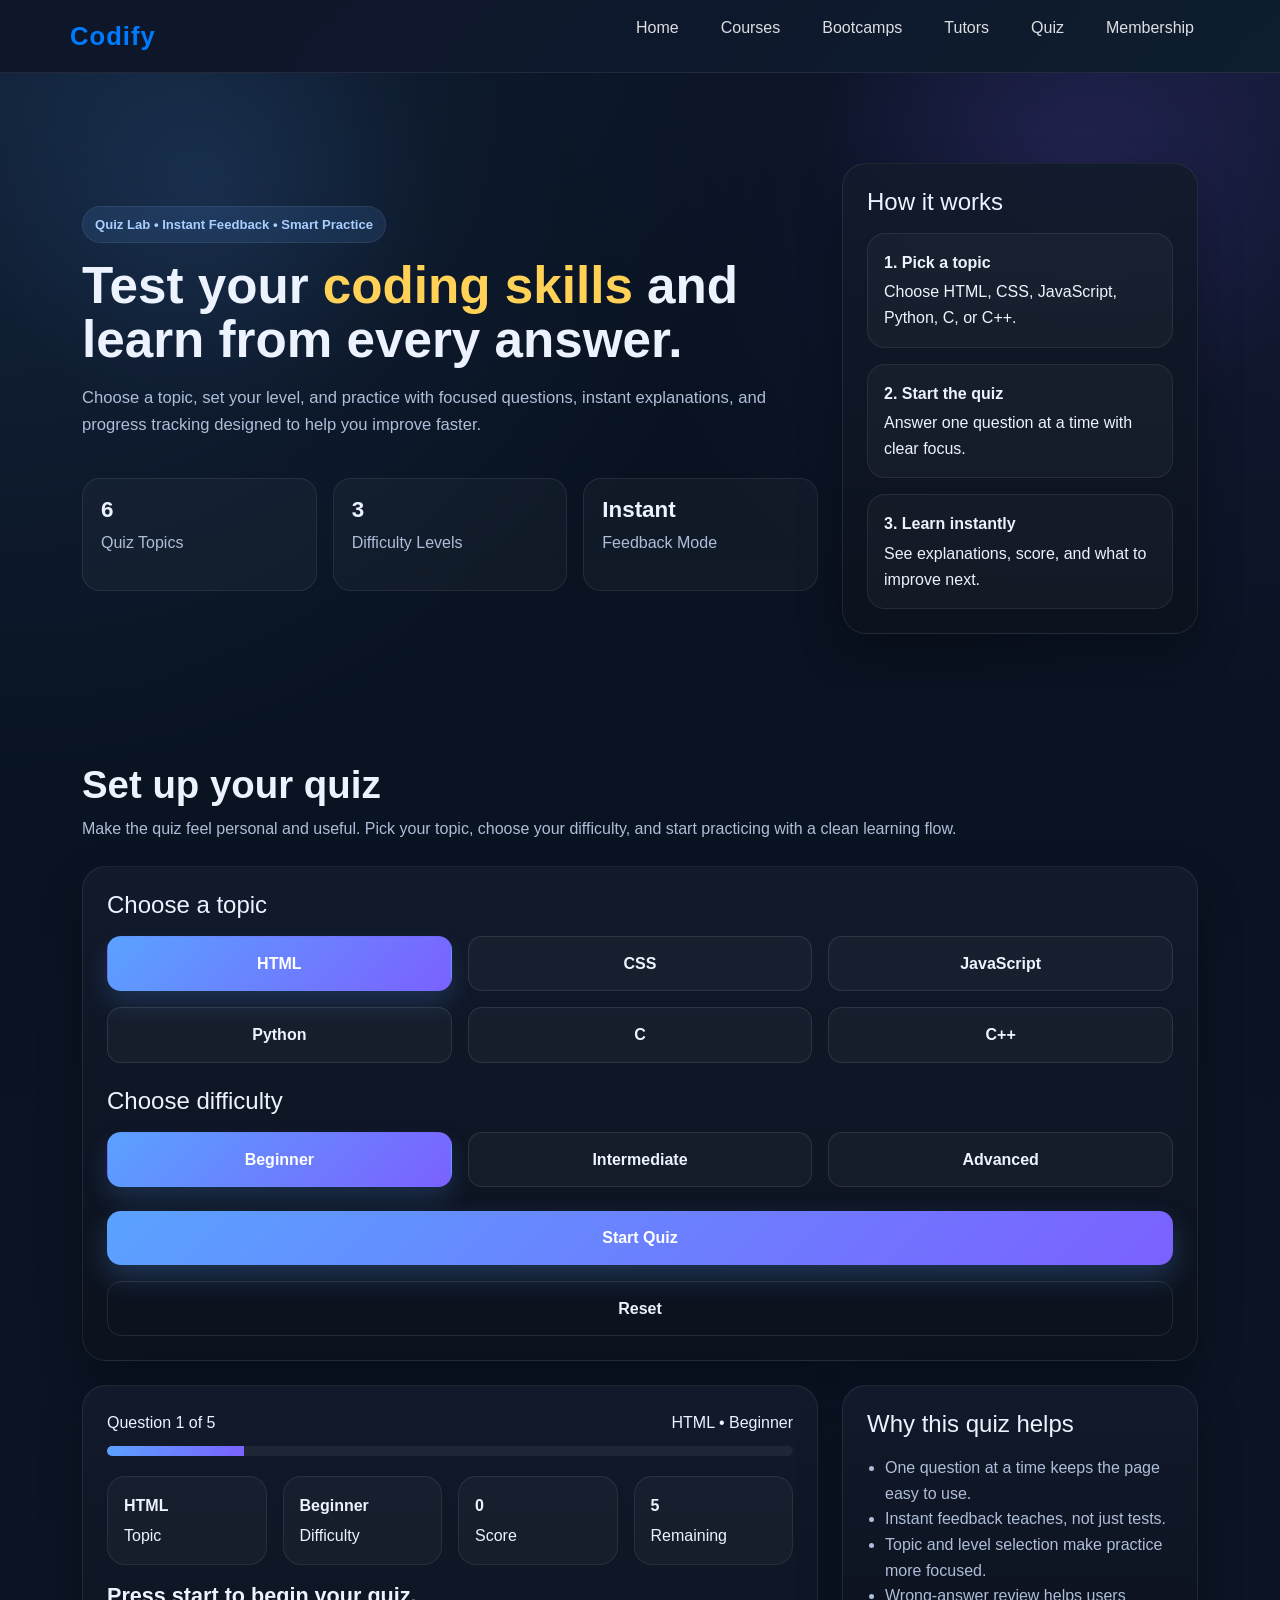
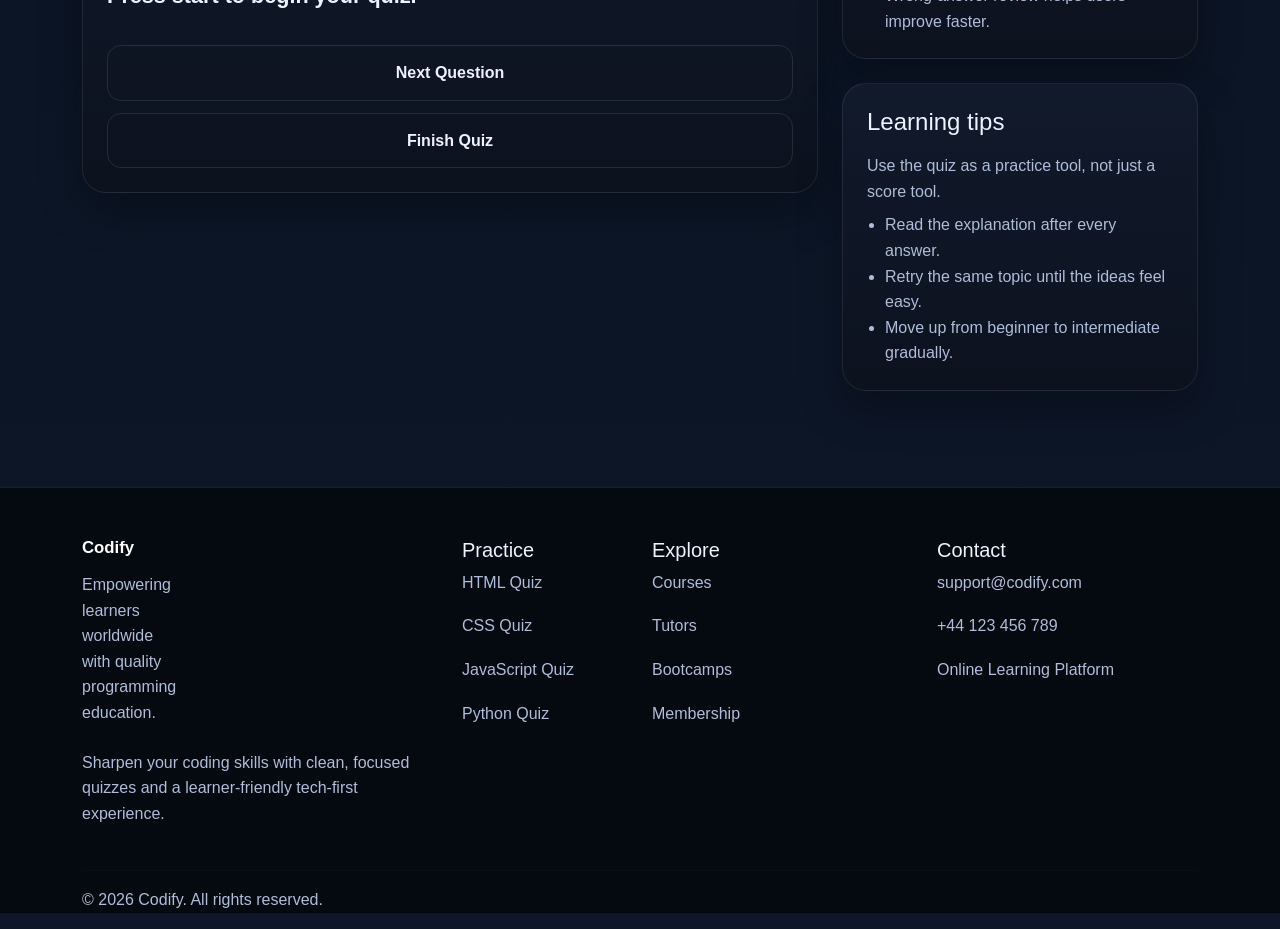
<file: quiz.html>
<!DOCTYPE html>
<html lang="en">
<head>
  <meta charset="UTF-8" />
  <meta name="viewport" content="width=device-width, initial-scale=1.0" />
  <title>Codify | Quiz</title>
  <meta name="description" content="Test your coding skills with topic-based quizzes in HTML, CSS, JavaScript, Python, C, and C++." />
  <link href="https://cdn.jsdelivr.net/npm/bootstrap@5.3.3/dist/css/bootstrap.min.css" rel="stylesheet">
  <link rel="stylesheet" href="css/mainstyle.css">
  <link rel="stylesheet" href="main.css">
  <style>
    :root {
      --bg: #08111f;
      --bg-2: #0d1728;
      --line: rgba(255,255,255,0.08);
      --text: #ecf3ff;
      --muted: #aebdd8;
      --accent: #5aa2ff;
      --accent-2: #7b61ff;
      --success: #1fbd72;
      --danger: #ff6c7f;
      --warning: #ffc857;
      --shadow: 0 18px 44px rgba(0,0,0,0.28);
      --radius-xl: 24px;
      --radius-lg: 18px;
      --radius-md: 14px;
    }

    * { box-sizing: border-box; }
    html { scroll-behavior: smooth; }
    body {
      margin: 0;
      font-family: Arial, sans-serif;
      color: var(--text);
      background:
        radial-gradient(circle at top left, rgba(90,162,255,0.14), transparent 28%),
        radial-gradient(circle at top right, rgba(123,97,255,0.12), transparent 26%),
        linear-gradient(180deg, var(--bg) 0%, var(--bg-2) 100%);
      line-height: 1.6;
    }

    .custom-navbar {
      background: rgba(8, 14, 24, 0.84);
      backdrop-filter: blur(14px);
      border-bottom: 1px solid var(--line);
      box-shadow: 0 8px 20px rgba(0,0,0,0.18);
    }

    .brand-wrap {
      display: flex;
      align-items: center;
      gap: 0;
      text-decoration: none;
    }

    .brand-logo {
      width: 118px;
      height: 78px;
      border-radius: 12px;
      object-fit: contain;
      object-position: center;
      background: rgba(11, 18, 32, 0.92);
      box-shadow: 0 10px 20px rgba(0,0,0,0.28), 0 0 0 1px rgba(255,255,255,0.08);
      padding: 5px;
      flex-shrink: 0;
    }

    .brand-text {
      display: none;
    }

    .navbar .nav-link {
      color: var(--muted);
      font-weight: 600;
      transition: color .25s ease;
    }

    .navbar .nav-link:hover,
    .navbar .nav-link.active {
      color: white;
    }

    .navbar-toggler {
      border-color: rgba(255,255,255,0.16);
    }

    .navbar-toggler:focus {
      box-shadow: 0 0 0 0.2rem rgba(90,162,255,0.18);
    }

    .section-space { padding: 72px 0; }

    .quiz-hero {
      position: relative;
      padding: 90px 0 56px;
      overflow: hidden;
    }

    .code-glow {
      position: absolute;
      inset: 0;
      background:
        radial-gradient(circle at 16% 18%, rgba(90,162,255,0.12), transparent 20%),
        radial-gradient(circle at 84% 16%, rgba(123,97,255,0.14), transparent 22%);
      pointer-events: none;
    }

    .hero-content { position: relative; z-index: 1; }

    .hero-badge,
    .difficulty-badge,
    .topic-pill,
    .result-chip {
      display: inline-flex;
      align-items: center;
      justify-content: center;
      padding: 7px 12px;
      border-radius: 999px;
      border: 1px solid rgba(255,255,255,0.08);
      font-size: .82rem;
      font-weight: 700;
    }

    .hero-badge {
      background: rgba(90,162,255,0.12);
      color: #a9ceff;
      margin-bottom: 16px;
    }

    .hero-title {
      font-size: clamp(2.2rem, 4vw, 3.7rem);
      line-height: 1.05;
      font-weight: 700;
      max-width: 760px;
      margin-bottom: 18px;
    }

    .hero-title .accent { color: #ffd257; }

    .hero-desc {
      max-width: 700px;
      color: var(--muted);
      font-size: 1.04rem;
      margin-bottom: 24px;
    }

    .hero-stats { margin-top: 18px; }

    .hero-card,
    .setup-card,
    .quiz-card,
    .info-card,
    .result-card,
    .review-card,
    .empty-card {
      background: linear-gradient(180deg, rgba(18, 27, 44, 0.96), rgba(12, 18, 30, 0.98));
      border: 1px solid var(--line);
      border-radius: var(--radius-xl);
      box-shadow: var(--shadow);
    }

    .hero-card,
    .setup-card,
    .quiz-card,
    .info-card,
    .result-card,
    .review-card,
    .empty-card {
      padding: 24px;
    }

    .stat-box {
      height: 100%;
      padding: 18px;
      border-radius: 18px;
      background: rgba(255,255,255,0.03);
      border: 1px solid var(--line);
    }

    .stat-box h3 {
      font-size: 1.4rem;
      font-weight: 700;
      margin-bottom: 6px;
    }

    .stat-box p,
    .section-title p,
    .setup-card p,
    .info-card p,
    .review-text,
    .result-card p,
    .empty-card p {
      color: var(--muted);
    }

    .section-title {
      margin-bottom: 24px;
    }

    .section-title h2 {
      font-size: clamp(1.8rem, 3vw, 2.4rem);
      font-weight: 700;
      margin-bottom: 8px;
    }

    .topic-grid,
    .difficulty-grid,
    .quiz-meta-grid,
    .review-grid {
      display: grid;
      gap: 16px;
    }

    .topic-grid {
      grid-template-columns: repeat(3, 1fr);
    }

    .difficulty-grid {
      grid-template-columns: repeat(3, 1fr);
    }

    .quiz-meta-grid {
      grid-template-columns: repeat(4, 1fr);
      margin-bottom: 18px;
    }

    .review-grid {
      grid-template-columns: repeat(2, 1fr);
    }

    .topic-btn,
    .difficulty-btn,
    .answer-btn,
    .action-btn,
    .secondary-btn {
      width: 100%;
      border-radius: 14px;
      border: 1px solid rgba(255,255,255,0.1);
      background: rgba(255,255,255,0.03);
      color: var(--text);
      font-weight: 700;
      padding: 14px 16px;
      transition: transform .25s ease, border-color .25s ease, background .25s ease, box-shadow .25s ease;
    }

    .topic-btn:hover,
    .difficulty-btn:hover,
    .answer-btn:hover,
    .action-btn:hover,
    .secondary-btn:hover {
      transform: translateY(-2px);
      border-color: rgba(90,162,255,0.35);
      background: rgba(90,162,255,0.08);
    }

    .topic-btn.active,
    .difficulty-btn.active {
      background: linear-gradient(135deg, var(--accent), var(--accent-2));
      border-color: transparent;
      color: white;
      box-shadow: 0 12px 24px rgba(90,162,255,0.18);
    }

    .action-btn {
      background: linear-gradient(135deg, var(--accent), var(--accent-2));
      border: none;
      color: white;
      box-shadow: 0 12px 28px rgba(90,162,255,0.24);
    }

    .secondary-btn {
      background: transparent;
    }

    .quiz-progress-wrap {
      margin-bottom: 20px;
    }

    .quiz-progress-top {
      display: flex;
      justify-content: space-between;
      align-items: center;
      gap: 10px;
      margin-bottom: 10px;
      flex-wrap: wrap;
    }

    .progress {
      background: rgba(255,255,255,0.06);
      border-radius: 999px;
      height: 10px;
      overflow: hidden;
    }

    .progress-bar {
      background: linear-gradient(135deg, var(--accent), var(--accent-2));
    }

    .question-title {
      font-size: 1.35rem;
      font-weight: 700;
      margin-bottom: 18px;
    }

    .answers-wrap {
      display: grid;
      gap: 14px;
      margin-bottom: 18px;
    }

    .answer-btn {
      text-align: left;
      font-weight: 600;
    }

    .answer-btn.correct {
      background: rgba(31,189,114,0.12);
      border-color: rgba(31,189,114,0.35);
      color: #c9ffe2;
    }

    .answer-btn.wrong {
      background: rgba(255,108,127,0.12);
      border-color: rgba(255,108,127,0.35);
      color: #ffd5db;
    }

    .answer-btn.locked {
      pointer-events: none;
      opacity: 1;
    }

    .feedback-box {
      display: none;
      margin-top: 10px;
      padding: 16px;
      border-radius: 16px;
      border-left: 4px solid var(--accent);
      background: rgba(90,162,255,0.08);
    }

    .feedback-box.success {
      border-left-color: var(--success);
      background: rgba(31,189,114,0.10);
    }

    .feedback-box.error {
      border-left-color: var(--danger);
      background: rgba(255,108,127,0.10);
    }

    .quiz-actions {
      display: flex;
      gap: 12px;
      flex-wrap: wrap;
      margin-top: 18px;
    }

    .meta-box {
      padding: 16px;
      border-radius: 18px;
      background: rgba(255,255,255,0.03);
      border: 1px solid var(--line);
      height: 100%;
    }

    .meta-box strong,
    .review-card h5,
    .result-card h3,
    .result-card h4 {
      display: block;
      margin-bottom: 4px;
    }

    .difficulty-badge.beginner { background: rgba(31,189,114,0.12); color: #8ce1b5; }
    .difficulty-badge.intermediate { background: rgba(255,200,87,0.13); color: #ffd77d; }
    .difficulty-badge.advanced { background: rgba(255,108,127,0.13); color: #ffb8c3; }

    .result-card,
    .review-card,
    .empty-card { display: none; }

    .result-score {
      font-size: 2.4rem;
      font-weight: 700;
      margin-bottom: 8px;
    }

    .result-chip {
      background: rgba(90,162,255,0.10);
      color: #add1ff;
      margin-right: 8px;
      margin-bottom: 8px;
    }

    .tip-list {
      padding-left: 18px;
      margin: 0;
      color: var(--muted);
    }

    .site-footer {
      background: rgba(5, 9, 15, 0.95);
      border-top: 1px solid var(--line);
      margin-top: 24px;
      padding-top: 50px;
    }

    .footer-brand {
      display: flex;
      align-items: center;
      gap: 10px;
      margin-bottom: 14px;
    }

    .footer-logo {
      width: 40px;
      height: 40px;
      border-radius: 50%;
      object-fit: cover;
      object-position: center;
      background: #0b1220;
    }

    .footer-links {
      list-style: none;
      padding-left: 0;
      margin: 0;
    }

    .footer-links li { margin-bottom: 8px; }
    .footer-links a, .footer-text, .copyright, .footer-links span { color: var(--muted); }
    .footer-links a:hover { color: white; }
    .footer-line { border-color: var(--line); margin: 28px 0 16px; }

    @media (max-width: 991px) {
      .topic-grid,
      .difficulty-grid,
      .quiz-meta-grid,
      .review-grid { grid-template-columns: 1fr 1fr; }
    }

    @media (max-width: 768px) {
      .quiz-hero { padding: 72px 0 48px; }
      .section-space { padding: 56px 0; }
      .hero-title { font-size: 2rem; }
      .hero-card,
      .setup-card,
      .quiz-card,
      .info-card,
      .result-card,
      .review-card,
      .empty-card { padding: 20px; }
      .topic-grid,
      .difficulty-grid,
      .quiz-meta-grid,
      .review-grid { grid-template-columns: 1fr; }
      .brand-text { font-size: 1.4rem; }
      .brand-logo { width: 96px; height: 64px; }
    }
  </style>
</head>
<body>
   <header class="site-header compact-header">
        <nav class="topbar">
            <div class="nav-container">
                <a href="index.html" class="nav-logo">Codify</a>
                <ul class="nav-links">
                    <li><a href="index.html">Home</a></li>
                    <li><a href="courses.html">Courses</a></li>
                    <li><a href="bootcamp.html">Bootcamps</a></li>
                    <li><a href="tutors.html">Tutors</a></li>
                    <li><a href="quiz.html">Quiz</a></li>
                    <li><a href="membership.html">Membership</a></li>
                </ul>
            </div>
        </nav>
    </header>
  <main>
    <section class="quiz-hero">
      <div class="code-glow"></div>
      <div class="container hero-content">
        <div class="row g-4 align-items-center">
          <div class="col-lg-8">
            <span class="hero-badge">Quiz Lab • Instant Feedback • Smart Practice</span>
            <h1 class="hero-title">Test your <span class="accent">coding skills</span> and learn from every answer.</h1>
            <p class="hero-desc">Choose a topic, set your level, and practice with focused questions, instant explanations, and progress tracking designed to help you improve faster.</p>
            <div class="hero-stats row g-3">
              <div class="col-6 col-md-4"><div class="stat-box"><h3>6</h3><p>Quiz Topics</p></div></div>
              <div class="col-6 col-md-4"><div class="stat-box"><h3>3</h3><p>Difficulty Levels</p></div></div>
              <div class="col-6 col-md-4"><div class="stat-box"><h3>Instant</h3><p>Feedback Mode</p></div></div>
            </div>
          </div>
          <div class="col-lg-4">
            <div class="hero-card">
              <h4 class="mb-3">How it works</h4>
              <div class="d-grid gap-3">
                <div class="meta-box"><strong>1. Pick a topic</strong><span>Choose HTML, CSS, JavaScript, Python, C, or C++.</span></div>
                <div class="meta-box"><strong>2. Start the quiz</strong><span>Answer one question at a time with clear focus.</span></div>
                <div class="meta-box"><strong>3. Learn instantly</strong><span>See explanations, score, and what to improve next.</span></div>
              </div>
            </div>
          </div>
        </div>
      </div>
    </section>

    <section class="section-space">
      <div class="container">
        <div class="section-title">
          <h2>Set up your quiz</h2>
          <p>Make the quiz feel personal and useful. Pick your topic, choose your difficulty, and start practicing with a clean learning flow.</p>
        </div>

        <div class="setup-card mb-4">
          <h4 class="mb-3">Choose a topic</h4>
          <div class="topic-grid mb-4" id="topicGrid">
            <button class="topic-btn active" data-topic="html">HTML</button>
            <button class="topic-btn" data-topic="css">CSS</button>
            <button class="topic-btn" data-topic="javascript">JavaScript</button>
            <button class="topic-btn" data-topic="python">Python</button>
            <button class="topic-btn" data-topic="c">C</button>
            <button class="topic-btn" data-topic="cpp">C++</button>
          </div>

          <h4 class="mb-3">Choose difficulty</h4>
          <div class="difficulty-grid mb-4" id="difficultyGrid">
            <button class="difficulty-btn active" data-level="beginner">Beginner</button>
            <button class="difficulty-btn" data-level="intermediate">Intermediate</button>
            <button class="difficulty-btn" data-level="advanced">Advanced</button>
          </div>

          <div class="d-flex flex-wrap gap-3">
            <button id="startQuizBtn" class="action-btn">Start Quiz</button>
            <button id="resetQuizBtn" class="secondary-btn">Reset</button>
          </div>
        </div>

        <div class="row g-4">
          <div class="col-lg-8">
            <div class="quiz-card" id="quizCard">
              <div class="quiz-progress-wrap">
                <div class="quiz-progress-top">
                  <span id="questionCount">Question 1 of 5</span>
                  <span id="quizTopicInfo">HTML • Beginner</span>
                </div>
                <div class="progress">
                  <div id="quizProgressBar" class="progress-bar" role="progressbar" style="width: 20%"></div>
                </div>
              </div>

              <div class="quiz-meta-grid">
                <div class="meta-box"><strong id="metaTopic">HTML</strong><span>Topic</span></div>
                <div class="meta-box"><strong id="metaLevel">Beginner</strong><span>Difficulty</span></div>
                <div class="meta-box"><strong id="metaScore">0</strong><span>Score</span></div>
                <div class="meta-box"><strong id="metaRemaining">5</strong><span>Remaining</span></div>
              </div>

              <h3 class="question-title" id="questionText">Press start to begin your quiz.</h3>
              <div class="answers-wrap" id="answersWrap"></div>

              <div class="feedback-box" id="feedbackBox">
                <strong id="feedbackTitle">Feedback</strong>
                <p class="mb-0" id="feedbackText"></p>
              </div>

              <div class="quiz-actions">
                <button class="secondary-btn" id="nextQuestionBtn" disabled>Next Question</button>
                <button class="secondary-btn" id="finishQuizBtn" disabled>Finish Quiz</button>
              </div>
            </div>

            <div class="result-card mt-4" id="resultCard">
              <h3>Quiz completed</h3>
              <div class="result-score" id="finalScoreText">0 / 5</div>
              <p id="resultSummary">You finished the quiz.</p>
              <div class="mb-3">
                <span class="result-chip" id="resultTopicChip">Topic</span>
                <span class="result-chip" id="resultLevelChip">Level</span>
                <span class="result-chip" id="resultPercentChip">0%</span>
              </div>
              <h4 class="mb-2">Recommended next step</h4>
              <p id="recommendationText">Keep practicing.</p>
              <div class="d-flex flex-wrap gap-3 mt-3">
                <button class="action-btn" id="retryQuizBtn">Retry Quiz</button>
                <button class="secondary-btn" id="reviewAnswersBtn">Review Wrong Answers</button>
              </div>
            </div>

            <div class="review-card mt-4" id="reviewCard">
              <h4 class="mb-3">Wrong answer review</h4>
              <div id="reviewList" class="review-grid"></div>
            </div>

            <div class="empty-card mt-4" id="emptyReviewCard">
              <h4 class="mb-2">Great job</h4>
              <p class="mb-0">You got every question right in this round. Try a harder level next.</p>
            </div>
          </div>

          <div class="col-lg-4">
            <div class="info-card mb-4">
              <h4 class="mb-3">Why this quiz helps</h4>
              <ul class="tip-list">
                <li>One question at a time keeps the page easy to use.</li>
                <li>Instant feedback teaches, not just tests.</li>
                <li>Topic and level selection make practice more focused.</li>
                <li>Wrong-answer review helps users improve faster.</li>
              </ul>
            </div>

            <div class="info-card">
              <h4 class="mb-3">Learning tips</h4>
              <p class="mb-2">Use the quiz as a practice tool, not just a score tool.</p>
              <ul class="tip-list">
                <li>Read the explanation after every answer.</li>
                <li>Retry the same topic until the ideas feel easy.</li>
                <li>Move up from beginner to intermediate gradually.</li>
              </ul>
            </div>
          </div>
        </div>
      </div>
    </section>
  </main>

  <footer class="site-footer">
    <div class="container">
      <div class="row g-4">
        <div class="col-lg-4">
          <div class="col-md-3 mb-4" id="footerCol-1">
                    <h5 class="footer-heading">Codify</h5>
                    <p class="footer-text">Empowering learners worldwide with quality programming education.</p>
                </div>
          <p class="footer-text">Sharpen your coding skills with clean, focused quizzes and a learner-friendly tech-first experience.</p>
        </div>
        <div class="col-md-4 col-lg-2">
          <h5>Practice</h5>
          <ul class="footer-links">
            <li><a href="quiz.html">HTML Quiz</a></li>
            <li><a href="quiz.html">CSS Quiz</a></li>
            <li><a href="quiz.html">JavaScript Quiz</a></li>
            <li><a href="quiz.html">Python Quiz</a></li>
          </ul>
        </div>
        <div class="col-md-4 col-lg-3">
          <h5>Explore</h5>
          <ul class="footer-links">
            <li><a href="courses.html">Courses</a></li>
            <li><a href="tutors.html">Tutors</a></li>
            <li><a href="bootcamps.html">Bootcamps</a></li>
            <li><a href="membership.html">Membership</a></li>
          </ul>
        </div>
        <div class="col-md-4 col-lg-3">
          <h5>Contact</h5>
          <ul class="footer-links">
            <li><a href="mailto:support@codify.com">support@codify.com</a></li>
            <li><a href="tel:+44123456789">+44 123 456 789</a></li>
            <li><span>Online Learning Platform</span></li>
          </ul>
        </div>
      </div>
      <hr class="footer-line">
      <p class="copyright">© 2026 Codify. All rights reserved.</p>
    </div>
  </footer>

  <script>
    const quizBank = {
      html: {
        beginner: [
          {
            question: 'What does HTML stand for?',
            options: ['Hyper Text Markup Language', 'High Text Machine Language', 'Hyper Transfer Markdown Language', 'Home Tool Markup Language'],
            correct: 0,
            explanation: 'HTML stands for Hyper Text Markup Language. It is used to structure content on webpages.'
          },
          {
            question: 'Which HTML tag is used for the largest heading?',
            options: ['<heading>', '<h1>', '<head>', '<h6>'],
            correct: 1,
            explanation: '<h1> is the largest heading tag and is usually used for the main page heading.'
          },
          {
            question: 'Which tag is used to create a hyperlink?',
            options: ['<link>', '<a>', '<href>', '<url>'],
            correct: 1,
            explanation: 'The <a> tag creates hyperlinks. The destination is usually added with the href attribute.'
          },
          {
            question: 'Which attribute is important for image accessibility?',
            options: ['title', 'src', 'alt', 'width'],
            correct: 2,
            explanation: 'The alt attribute provides alternative text for images, helping accessibility and screen readers.'
          },
          {
            question: 'Which tag is used for an unordered list?',
            options: ['<ol>', '<ul>', '<li>', '<list>'],
            correct: 1,
            explanation: '<ul> is used for unordered lists. Each list item inside it uses <li>.'
          }
        ],
        intermediate: [
          {
            question: 'Which semantic tag is best for the main unique content of a page?',
            options: ['<section>', '<main>', '<article>', '<div>'],
            correct: 1,
            explanation: '<main> represents the dominant content of the document and should usually appear once.'
          },
          {
            question: 'What is the purpose of the label element in forms?',
            options: ['To style inputs', 'To validate forms', 'To describe form controls accessibly', 'To submit data'],
            correct: 2,
            explanation: 'The label element connects text to form controls, making forms easier to understand and use.'
          },
          {
            question: 'Which input type is best for email addresses?',
            options: ['text', 'mail', 'email', 'contact'],
            correct: 2,
            explanation: 'type="email" provides better semantics and browser validation support.'
          },
          {
            question: 'What does the novalidate attribute do on a form?',
            options: ['Adds extra validation', 'Disables browser validation', 'Submits form twice', 'Makes form read-only'],
            correct: 1,
            explanation: 'novalidate disables built-in browser validation so custom validation can be used instead.'
          },
          {
            question: 'Which tag is most suitable for site navigation links?',
            options: ['<menu>', '<nav>', '<links>', '<header>'],
            correct: 1,
            explanation: '<nav> is a semantic element for a section containing major navigation links.'
          }
        ],
        advanced: [
          {
            question: 'Why is heading hierarchy important?',
            options: ['Only for colors', 'Only for spacing', 'For semantics, accessibility, and structure', 'To make links work'],
            correct: 2,
            explanation: 'A clear heading hierarchy improves page structure, accessibility, and readability for users and screen readers.'
          },
          {
            question: 'What is the best reason to use semantic HTML?',
            options: ['It replaces CSS', 'It improves meaning and accessibility', 'It speeds JavaScript', 'It removes the need for classes'],
            correct: 1,
            explanation: 'Semantic HTML gives content meaning, helping accessibility tools, search engines, and maintainability.'
          },
          {
            question: 'Which is the strongest choice for a clickable button that performs an action on the page?',
            options: ['<a>', '<button>', '<span>', '<div>'],
            correct: 1,
            explanation: '<button> is the proper semantic element for actions like toggles, modals, or form interactions.'
          },
          {
            question: 'Why should decorative images often have empty alt text?',
            options: ['To hide them from search engines', 'To reduce file size', 'So screen readers can skip non-informative images', 'To center them'],
            correct: 2,
            explanation: 'Empty alt text tells assistive technology to ignore decorative images that do not add meaning.'
          },
          {
            question: 'What is a likely issue when many links use href="#"?',
            options: ['Better SEO', 'Page jumps and poor UX', 'Faster loading', 'Automatic styling'],
            correct: 1,
            explanation: 'href="#" often causes the page to jump to the top and creates weak user experience if it is not a real destination.'
          }
        ]
      },
      css: {
        beginner: [
          {
            question: 'Which property changes text color?',
            options: ['font-color', 'text-color', 'color', 'foreground'],
            correct: 2,
            explanation: 'The color property changes the text color of an element.'
          },
          {
            question: 'Which CSS property controls spacing inside an element?',
            options: ['margin', 'padding', 'gap', 'border'],
            correct: 1,
            explanation: 'Padding controls inner spacing between content and the element border.'
          },
          {
            question: 'Which layout system is best for one-dimensional alignment?',
            options: ['Grid', 'Flexbox', 'Float', 'Position'],
            correct: 1,
            explanation: 'Flexbox is ideal for one-dimensional layouts such as rows or columns.'
          },
          {
            question: 'Which property rounds element corners?',
            options: ['corner-radius', 'border-curve', 'border-radius', 'round'],
            correct: 2,
            explanation: 'border-radius is used to round the corners of elements.'
          },
          {
            question: 'Which property adds outer spacing around an element?',
            options: ['padding', 'margin', 'gap', 'line-height'],
            correct: 1,
            explanation: 'Margin adds space outside the element.'
          }
        ],
        intermediate: [
          {
            question: 'Which property is commonly used to center items horizontally in a flex container?',
            options: ['align-items', 'justify-content', 'text-align', 'place-content'],
            correct: 1,
            explanation: 'justify-content controls horizontal distribution in a row-direction flex container.'
          },
          {
            question: 'What does box-sizing: border-box do?',
            options: ['Hides borders', 'Includes padding and border inside width/height', 'Removes spacing', 'Makes elements responsive'],
            correct: 1,
            explanation: 'border-box makes sizing easier by including padding and border in the element width and height.'
          },
          {
            question: 'Which unit is relative to the root font size?',
            options: ['em', 'px', 'rem', '%'],
            correct: 2,
            explanation: 'rem is relative to the root element font size, usually the html font size.'
          },
          {
            question: 'Which property creates a smooth change on hover?',
            options: ['animation', 'transform', 'transition', 'filter'],
            correct: 2,
            explanation: 'transition makes property changes smoother over time.'
          },
          {
            question: 'Which property is best for arranging rows and columns together?',
            options: ['flex', 'grid', 'float', 'display:inline'],
            correct: 1,
            explanation: 'CSS Grid is designed for two-dimensional layouts with rows and columns.'
          }
        ],
        advanced: [
          {
            question: 'Why are custom properties useful in large projects?',
            options: ['They replace HTML', 'They store reusable design values', 'They make JavaScript unnecessary', 'They reduce all CSS size automatically'],
            correct: 1,
            explanation: 'Custom properties make it easier to reuse colors, spacing, and theme values consistently.'
          },
          {
            question: 'Which statement about z-index is true?',
            options: ['It works without positioning context always', 'It controls stacking order', 'It changes opacity', 'It centers items'],
            correct: 1,
            explanation: 'z-index controls stacking order, usually when elements are positioned or create stacking contexts.'
          },
          {
            question: 'What is a common reason for using clamp() in typography?',
            options: ['To hide text', 'To create responsive font sizes', 'To align images', 'To animate shadows'],
            correct: 1,
            explanation: 'clamp() is often used for responsive sizes that stay within a minimum and maximum range.'
          },
          {
            question: 'Why should hover-only interactions be used carefully?',
            options: ['Because CSS forbids them', 'Because touch devices may not support hover the same way', 'Because they break HTML', 'Because they remove focus'],
            correct: 1,
            explanation: 'Touch devices may not provide traditional hover behavior, so interactions should remain accessible.'
          },
          {
            question: 'What does backdrop-filter usually affect?',
            options: ['The text itself', 'The content behind an element', 'The border only', 'The file size'],
            correct: 1,
            explanation: 'backdrop-filter applies visual effects like blur to the area behind an element.'
          }
        ]
      },
      javascript: {
        beginner: [
          {
            question: 'Which keyword declares a block-scoped variable?',
            options: ['var', 'let', 'const', 'Both let and const'],
            correct: 3,
            explanation: 'Both let and const are block-scoped. const cannot be reassigned after declaration.'
          },
          {
            question: 'Which method is used to select an element by ID?',
            options: ['querySelectorAll', 'getElementById', 'getElementsByClassName', 'selectById'],
            correct: 1,
            explanation: 'document.getElementById() selects a single element by its ID.'
          },
          {
            question: 'Which event is best for reacting to text input changes?',
            options: ['click', 'mouseover', 'input', 'submit'],
            correct: 2,
            explanation: 'The input event reacts to typing, pasting, and other input changes.'
          },
          {
            question: 'What does addEventListener do?',
            options: ['Styles an element', 'Adds a class', 'Attaches an event handler', 'Creates HTML'],
            correct: 2,
            explanation: 'addEventListener connects JavaScript code to browser events like click or input.'
          },
          {
            question: 'Which data type represents true or false?',
            options: ['String', 'Number', 'Boolean', 'Object'],
            correct: 2,
            explanation: 'Boolean values are true and false.'
          }
        ],
        intermediate: [
          {
            question: 'Why is event delegation useful?',
            options: ['It removes HTML', 'It handles events efficiently from a parent element', 'It increases CSS speed', 'It validates forms automatically'],
            correct: 1,
            explanation: 'Event delegation lets a parent handle events for dynamic child elements, reducing repeated listeners.'
          },
          {
            question: 'What does JSON.parse do?',
            options: ['Turns an object into a string', 'Converts JSON text into a JavaScript value', 'Stores data in cookies', 'Makes an API call'],
            correct: 1,
            explanation: 'JSON.parse converts a JSON string into a usable JavaScript object or value.'
          },
          {
            question: 'Why is try...catch useful with localStorage data?',
            options: ['It styles storage', 'It prevents crashes from invalid data', 'It encrypts storage', 'It removes cookies'],
            correct: 1,
            explanation: 'try...catch helps protect your app if stored JSON is broken or unexpected.'
          },
          {
            question: 'Which method creates a new array based on filtered items?',
            options: ['map', 'filter', 'reduce', 'push'],
            correct: 1,
            explanation: 'filter returns a new array containing only items that pass the condition.'
          },
          {
            question: 'Which property is safer for inserting plain text than innerHTML?',
            options: ['textContent', 'className', 'style', 'dataset'],
            correct: 0,
            explanation: 'textContent is safer for plain text because it does not parse HTML.'
          }
        ],
        advanced: [
          {
            question: 'What is a common risk of using innerHTML with user input?',
            options: ['Slow borders', 'XSS security issues', 'Broken CSS variables', 'Lost cookies'],
            correct: 1,
            explanation: 'Using innerHTML with unsanitized user input can allow malicious scripts or markup injection.'
          },
          {
            question: 'Why might input be better than keyup for search fields?',
            options: ['It is shorter', 'It also handles paste and other input methods', 'It works only on desktop', 'It is a CSS event'],
            correct: 1,
            explanation: 'The input event covers more real user actions, including paste and mobile input methods.'
          },
          {
            question: 'What does preventDefault commonly do in form handling?',
            options: ['Deletes the form', 'Stops the browser’s default action', 'Makes fields required', 'Refreshes the page'],
            correct: 1,
            explanation: 'preventDefault stops default browser behavior, such as a normal form submission.'
          },
          {
            question: 'Which pattern helps keep large codebases easier to maintain?',
            options: ['One giant function', 'Separate functions with clear responsibilities', 'All logic in HTML', 'No naming conventions'],
            correct: 1,
            explanation: 'Separating concerns into clear functions improves readability, debugging, and scaling.'
          },
          {
            question: 'Why use dataset attributes on buttons?',
            options: ['To create CSS gradients', 'To store custom data for interactions', 'To replace IDs everywhere', 'To validate forms'],
            correct: 1,
            explanation: 'dataset provides a clean way to attach small pieces of data to elements for scripts to use.'
          }
        ]
      },
      python: {
        beginner: [
          {
            question: 'Which symbol is used for comments in Python?',
            options: ['//', '#', '<!-- -->', '/* */'],
            correct: 1,
            explanation: 'Python uses # for single-line comments.'
          },
          {
            question: 'Which function outputs text to the console?',
            options: ['echo()', 'log()', 'print()', 'show()'],
            correct: 2,
            explanation: 'print() is used to display output in Python.'
          },
          {
            question: 'Which data type stores whole numbers?',
            options: ['float', 'str', 'int', 'bool'],
            correct: 2,
            explanation: 'int stores integer values such as 1, 20, or -5.'
          },
          {
            question: 'Which keyword defines a function in Python?',
            options: ['func', 'define', 'def', 'function'],
            correct: 2,
            explanation: 'Python uses def to define functions.'
          },
          {
            question: 'Which collection uses square brackets?',
            options: ['tuple', 'set', 'dictionary', 'list'],
            correct: 3,
            explanation: 'Lists use square brackets, for example [1, 2, 3].'
          }
        ],
        intermediate: [
          {
            question: 'What does len() return?',
            options: ['The type of a value', 'The length of a collection or string', 'A random number', 'A sorted list'],
            correct: 1,
            explanation: 'len() returns the number of items in a collection or characters in a string.'
          },
          {
            question: 'Which statement is used for looping over items in a sequence?',
            options: ['repeat', 'for', 'loop', 'while each'],
            correct: 1,
            explanation: 'A for loop is commonly used to iterate over strings, lists, ranges, and more.'
          },
          {
            question: 'Which type stores key-value pairs?',
            options: ['list', 'tuple', 'dict', 'set'],
            correct: 2,
            explanation: 'A dictionary stores data in key-value pairs.'
          },
          {
            question: 'What does input() return by default?',
            options: ['int', 'float', 'str', 'bool'],
            correct: 2,
            explanation: 'input() returns user input as a string unless converted.'
          },
          {
            question: 'Which keyword is used to handle exceptions?',
            options: ['check', 'error', 'try', 'handle'],
            correct: 2,
            explanation: 'try is used with except to handle errors gracefully.'
          }
        ],
        advanced: [
          {
            question: 'Why are functions useful in Python?',
            options: ['They remove loops', 'They organize reusable logic', 'They replace variables', 'They speed all code automatically'],
            correct: 1,
            explanation: 'Functions help group reusable logic, improving readability and maintainability.'
          },
          {
            question: 'What is a common reason to use list comprehensions?',
            options: ['To style output', 'To create lists concisely', 'To open files', 'To catch errors'],
            correct: 1,
            explanation: 'List comprehensions provide a concise way to build lists from existing iterables.'
          },
          {
            question: 'What does None represent in Python?',
            options: ['Zero', 'False only', 'No value / null-like state', 'An empty string'],
            correct: 2,
            explanation: 'None represents the absence of a value.'
          },
          {
            question: 'Why is indentation important in Python?',
            options: ['Only for decoration', 'It defines code blocks', 'It changes variable names', 'It makes comments run'],
            correct: 1,
            explanation: 'Python uses indentation to define blocks such as loops, functions, and conditionals.'
          },
          {
            question: 'Which concept helps prevent repeated code in larger programs?',
            options: ['Magic numbers', 'Global variables everywhere', 'Reusable functions and modules', 'Removing comments'],
            correct: 2,
            explanation: 'Reusable functions and modules help structure larger Python programs cleanly.'
          }
        ]
      },
      c: {
        beginner: [
          {
            question: 'Which function is commonly used for output in C?',
            options: ['print()', 'cout', 'printf()', 'echo()'],
            correct: 2,
            explanation: 'printf() is commonly used for output in C.'
          },
          {
            question: 'Which symbol ends most statements in C?',
            options: [':', ',', ';', '.'],
            correct: 2,
            explanation: 'A semicolon ends most statements in C.'
          },
          {
            question: 'Which header is commonly included for printf?',
            options: ['<math.h>', '<string.h>', '<stdio.h>', '<main.h>'],
            correct: 2,
            explanation: '<stdio.h> contains declarations for standard input and output functions like printf().' 
          },
          {
            question: 'Which data type is commonly used for whole numbers?',
            options: ['char', 'float', 'int', 'double'],
            correct: 2,
            explanation: 'int stores integer values in C.'
          },
          {
            question: 'Which keyword is used for conditional branching?',
            options: ['when', 'if', 'check', 'caseif'],
            correct: 1,
            explanation: 'if is used to run code conditionally.'
          }
        ],
        intermediate: [
          {
            question: 'What is a pointer in C?',
            options: ['A loop', 'A variable storing a memory address', 'A string type', 'A math operator'],
            correct: 1,
            explanation: 'A pointer stores the memory address of another variable.'
          },
          {
            question: 'Which operator is used to access the value at a pointer address?',
            options: ['&', '*', '#', '%'],
            correct: 1,
            explanation: 'The * operator is used for dereferencing a pointer.'
          },
          {
            question: 'What does &variable usually give in C?',
            options: ['The variable type', 'The variable address', 'The variable size', 'The variable name'],
            correct: 1,
            explanation: 'The & operator returns the memory address of a variable.'
          },
          {
            question: 'Which structure repeats a block while a condition is true?',
            options: ['for', 'if', 'switch', 'typedef'],
            correct: 0,
            explanation: 'A for loop can repeat code while a condition remains true; so can while loops.'
          },
          {
            question: 'Why are functions useful in C?',
            options: ['They create CSS', 'They organize reusable code', 'They remove semicolons', 'They replace headers'],
            correct: 1,
            explanation: 'Functions organize logic into reusable, easier-to-maintain pieces.'
          }
        ],
        advanced: [
          {
            question: 'What is a common risk of incorrect pointer use?',
            options: ['Better responsiveness', 'Memory errors and crashes', 'Automatic optimization', 'Safer code'],
            correct: 1,
            explanation: 'Incorrect pointer use can lead to invalid memory access, crashes, and bugs.'
          },
          {
            question: 'Why is clear memory handling important in C?',
            options: ['Because C manages everything automatically', 'Because developers often control memory directly', 'Because C has no variables', 'Because loops need it'],
            correct: 1,
            explanation: 'C often gives direct control over memory, so careful handling is essential.'
          },
          {
            question: 'What is the main idea of procedural programming?',
            options: ['Only using objects', 'Organizing logic into procedures/functions', 'Avoiding variables', 'Removing conditions'],
            correct: 1,
            explanation: 'Procedural programming organizes a program around procedures or functions.'
          },
          {
            question: 'Why are header files useful?',
            options: ['They store images', 'They declare interfaces and reusable definitions', 'They replace source files', 'They create loops'],
            correct: 1,
            explanation: 'Header files help share declarations and interfaces across multiple source files.'
          },
          {
            question: 'What improves maintainability in C projects?',
            options: ['Putting everything in main', 'Breaking code into clear modules and functions', 'Using only global variables', 'Avoiding comments and naming'],
            correct: 1,
            explanation: 'Clear modules, functions, and naming make C projects easier to manage and debug.'
          }
        ]
      },
      cpp: {
        beginner: [
          {
            question: 'Which stream is commonly used for output in C++?',
            options: ['print', 'cout', 'echo', 'write'],
            correct: 1,
            explanation: 'cout is commonly used with << for output in C++.'
          },
          {
            question: 'Which header is commonly used for cout?',
            options: ['<iostream>', '<stdio.h>', '<output>', '<stream.h>'],
            correct: 0,
            explanation: '<iostream> provides input and output stream objects like cout.'
          },
          {
            question: 'Which keyword creates a class in C++?',
            options: ['object', 'class', 'structonly', 'defineclass'],
            correct: 1,
            explanation: 'The class keyword defines a class in C++.'
          },
          {
            question: 'Which concept groups data and behavior together?',
            options: ['Looping', 'Conditionals', 'Object-oriented programming', 'Comments'],
            correct: 2,
            explanation: 'OOP groups related data and functions together in classes and objects.'
          },
          {
            question: 'Which symbol is often used with cout to insert output?',
            options: ['>>', '<<', '==', '&&'],
            correct: 1,
            explanation: 'cout uses the insertion operator << to output values.'
          }
        ],
        intermediate: [
          {
            question: 'What is a constructor?',
            options: ['A loop', 'A function used to initialize objects', 'A variable', 'A header file'],
            correct: 1,
            explanation: 'A constructor initializes objects when they are created.'
          },
          {
            question: 'What does STL stand for in C++?',
            options: ['Standard Template Library', 'System Type Logic', 'Structured Tool Language', 'Static Template List'],
            correct: 0,
            explanation: 'STL stands for Standard Template Library and includes containers, algorithms, and iterators.'
          },
          {
            question: 'Which STL container stores elements in dynamic sequence form?',
            options: ['vector', 'cout', 'class', 'namespace'],
            correct: 0,
            explanation: 'vector is a common dynamic array container in C++.'
          },
          {
            question: 'Why is encapsulation useful?',
            options: ['It removes all methods', 'It hides implementation details and protects data', 'It avoids classes', 'It replaces variables'],
            correct: 1,
            explanation: 'Encapsulation helps control access and hide internal implementation details.'
          },
          {
            question: 'What does inheritance allow?',
            options: ['A class to reuse and extend another class', 'A loop to repeat', 'A pointer to print', 'A vector to sort itself'],
            correct: 0,
            explanation: 'Inheritance lets one class build on another, enabling reuse and extension.'
          }
        ],
        advanced: [
          {
            question: 'Why are templates powerful in C++?',
            options: ['They style UI', 'They allow generic programming', 'They replace classes', 'They remove functions'],
            correct: 1,
            explanation: 'Templates let you write reusable generic code for multiple types.'
          },
          {
            question: 'What is a benefit of using STL algorithms?',
            options: ['They always remove bugs', 'They provide reusable and tested operations', 'They replace variables', 'They make comments unnecessary'],
            correct: 1,
            explanation: 'STL algorithms help write clearer, reusable logic using well-known operations.'
          },
          {
            question: 'Why is RAII important in C++?',
            options: ['It links HTML files', 'It ties resource management to object lifetime', 'It replaces loops', 'It removes constructors'],
            correct: 1,
            explanation: 'RAII helps manage resources safely by tying acquisition and cleanup to object lifetime.'
          },
          {
            question: 'What improves large C++ project quality?',
            options: ['One huge file', 'Clear class design and modular structure', 'Only global objects', 'No naming conventions'],
            correct: 1,
            explanation: 'Clear class design, modules, and maintainable structure help scale C++ codebases.'
          },
          {
            question: 'What is polymorphism mainly about?',
            options: ['Using many comments', 'Different objects responding through a shared interface', 'Sorting vectors', 'Replacing constructors'],
            correct: 1,
            explanation: 'Polymorphism allows different objects to be used through a common interface.'
          }
        ]
      }
    };

    let selectedTopic = 'html';
    let selectedLevel = 'beginner';
    let currentQuestions = [];
    let currentIndex = 0;
    let score = 0;
    let selectedAnswer = null;
    let wrongAnswers = [];
    let quizStarted = false;

    const topicGrid = document.getElementById('topicGrid');
    const difficultyGrid = document.getElementById('difficultyGrid');
    const startQuizBtn = document.getElementById('startQuizBtn');
    const resetQuizBtn = document.getElementById('resetQuizBtn');
    const questionCount = document.getElementById('questionCount');
    const quizTopicInfo = document.getElementById('quizTopicInfo');
    const quizProgressBar = document.getElementById('quizProgressBar');
    const questionText = document.getElementById('questionText');
    const answersWrap = document.getElementById('answersWrap');
    const feedbackBox = document.getElementById('feedbackBox');
    const feedbackTitle = document.getElementById('feedbackTitle');
    const feedbackText = document.getElementById('feedbackText');
    const nextQuestionBtn = document.getElementById('nextQuestionBtn');
    const finishQuizBtn = document.getElementById('finishQuizBtn');
    const metaTopic = document.getElementById('metaTopic');
    const metaLevel = document.getElementById('metaLevel');
    const metaScore = document.getElementById('metaScore');
    const metaRemaining = document.getElementById('metaRemaining');
    const resultCard = document.getElementById('resultCard');
    const reviewCard = document.getElementById('reviewCard');
    const emptyReviewCard = document.getElementById('emptyReviewCard');
    const finalScoreText = document.getElementById('finalScoreText');
    const resultSummary = document.getElementById('resultSummary');
    const resultTopicChip = document.getElementById('resultTopicChip');
    const resultLevelChip = document.getElementById('resultLevelChip');
    const resultPercentChip = document.getElementById('resultPercentChip');
    const recommendationText = document.getElementById('recommendationText');
    const retryQuizBtn = document.getElementById('retryQuizBtn');
    const reviewAnswersBtn = document.getElementById('reviewAnswersBtn');
    const reviewList = document.getElementById('reviewList');

    function prettyTopic(topic) {
      const map = {
        html: 'HTML',
        css: 'CSS',
        javascript: 'JavaScript',
        python: 'Python',
        c: 'C',
        cpp: 'C++'
      };
      return map[topic] || topic;
    }

    function prettyLevel(level) {
      return level.charAt(0).toUpperCase() + level.slice(1);
    }

    function setCookie(name, value, days) {
      const expiresAt = new Date();
      expiresAt.setTime(expiresAt.getTime() + (days * 24 * 60 * 60 * 1000));
      document.cookie = `${name}=${encodeURIComponent(value)};expires=${expiresAt.toUTCString()};path=/`;
    }

    function getCookie(name) {
      const cookieName = `${name}=`;
      const cookies = decodeURIComponent(document.cookie).split(';');
      for (let i = 0; i < cookies.length; i++) {
        const cookie = cookies[i].trim();
        if (cookie.indexOf(cookieName) === 0) {
          return cookie.substring(cookieName.length);
        }
      }
      return '';
    }

    function saveQuizPreference() {
      localStorage.setItem('quizTopic', selectedTopic);
      localStorage.setItem('quizLevel', selectedLevel);
      setCookie('quizTopic', selectedTopic, 7);
      setCookie('quizLevel', selectedLevel, 7);
    }

    function loadQuizPreference() {
      const savedTopic = localStorage.getItem('quizTopic') || getCookie('quizTopic');
      const savedLevel = localStorage.getItem('quizLevel') || getCookie('quizLevel');
      if (savedTopic && quizBank[savedTopic]) selectedTopic = savedTopic;
      if (savedLevel && quizBank[selectedTopic][savedLevel]) selectedLevel = savedLevel;
      syncSelectionUI();
      updateMeta();
    }

    function syncSelectionUI() {
      document.querySelectorAll('.topic-btn').forEach(btn => {
        btn.classList.toggle('active', btn.dataset.topic === selectedTopic);
      });
      document.querySelectorAll('.difficulty-btn').forEach(btn => {
        btn.classList.toggle('active', btn.dataset.level === selectedLevel);
      });
    }

    function updateMeta() {
      metaTopic.textContent = prettyTopic(selectedTopic);
      metaLevel.textContent = prettyLevel(selectedLevel);
      metaScore.textContent = score;
      metaRemaining.textContent = currentQuestions.length ? currentQuestions.length - currentIndex : 5;
      quizTopicInfo.textContent = `${prettyTopic(selectedTopic)} • ${prettyLevel(selectedLevel)}`;
    }

    function startQuiz() {
      currentQuestions = quizBank[selectedTopic][selectedLevel];
      currentIndex = 0;
      score = 0;
      selectedAnswer = null;
      wrongAnswers = [];
      quizStarted = true;
      resultCard.style.display = 'none';
      reviewCard.style.display = 'none';
      emptyReviewCard.style.display = 'none';
      saveQuizPreference();
      renderQuestion();
      updateMeta();

      const quizCard = document.getElementById('quizCard');
      if (quizCard) {
        quizCard.scrollIntoView({ behavior: 'smooth', block: 'start' });
        setTimeout(() => {
          questionText.setAttribute('tabindex', '-1');
          questionText.focus();
        }, 450);
      }
    }

    function renderQuestion() {
      const current = currentQuestions[currentIndex];
      questionCount.textContent = `Question ${currentIndex + 1} of ${currentQuestions.length}`;
      quizProgressBar.style.width = `${((currentIndex + 1) / currentQuestions.length) * 100}%`;
      questionText.textContent = current.question;
      answersWrap.innerHTML = '';
      feedbackBox.style.display = 'none';
      feedbackBox.className = 'feedback-box';
      nextQuestionBtn.disabled = true;
      finishQuizBtn.disabled = true;
      selectedAnswer = null;

      current.options.forEach((option, index) => {
        const btn = document.createElement('button');
        btn.className = 'answer-btn';
        btn.type = 'button';
        btn.textContent = option;
        btn.addEventListener('click', () => selectAnswer(index));
        answersWrap.appendChild(btn);
      });

      metaRemaining.textContent = currentQuestions.length - currentIndex;
      metaScore.textContent = score;
    }

    function selectAnswer(index) {
      if (selectedAnswer !== null) return;
      selectedAnswer = index;
      const current = currentQuestions[currentIndex];
      const answerButtons = document.querySelectorAll('.answer-btn');
      const isCorrect = index === current.correct;

      answerButtons.forEach((btn, i) => {
        btn.classList.add('locked');
        if (i === current.correct) btn.classList.add('correct');
        if (i === index && i !== current.correct) btn.classList.add('wrong');
      });

      if (isCorrect) {
        score += 1;
        feedbackBox.classList.add('success');
        feedbackTitle.textContent = 'Correct answer';
        feedbackText.textContent = current.explanation;
      } else {
        wrongAnswers.push({
          question: current.question,
          yourAnswer: current.options[index],
          correctAnswer: current.options[current.correct],
          explanation: current.explanation
        });
        feedbackBox.classList.add('error');
        feedbackTitle.textContent = 'Not quite';
        feedbackText.textContent = current.explanation;
      }

      feedbackBox.style.display = 'block';
      metaScore.textContent = score;

      if (currentIndex < currentQuestions.length - 1) {
        nextQuestionBtn.disabled = false;
      } else {
        finishQuizBtn.disabled = false;
      }
    }

    function nextQuestion() {
      currentIndex += 1;
      renderQuestion();
    }

    function finishQuiz() {
      const total = currentQuestions.length;
      const percent = Math.round((score / total) * 100);
      finalScoreText.textContent = `${score} / ${total}`;
      resultSummary.textContent = percent >= 80
        ? 'Strong work. You handled this quiz really well.'
        : percent >= 50
          ? 'Good progress. You understand the basics but still have room to improve.'
          : 'This is a good starting point. Review the explanations and try again.';

      resultTopicChip.textContent = prettyTopic(selectedTopic);
      resultLevelChip.textContent = prettyLevel(selectedLevel);
      resultPercentChip.textContent = `${percent}%`;

      if (percent >= 80) {
        recommendationText.textContent = `Try ${prettyLevel(selectedLevel) === 'Advanced' ? 'another topic at advanced level' : 'the next difficulty level in ' + prettyTopic(selectedTopic)} to keep improving.`;
      } else if (percent >= 50) {
        recommendationText.textContent = `Retry ${prettyTopic(selectedTopic)} at ${prettyLevel(selectedLevel).toLowerCase()} level and focus on the explanation after each answer.`;
      } else {
        recommendationText.textContent = `Review the wrong answers and repeat ${prettyTopic(selectedTopic)} at ${prettyLevel(selectedLevel).toLowerCase()} level before moving on.`;
      }

      resultCard.style.display = 'block';
      reviewCard.style.display = 'none';
      emptyReviewCard.style.display = 'none';
      resultCard.scrollIntoView({ behavior: 'smooth', block: 'start' });
    }

    function reviewWrongAnswers() {
      reviewList.innerHTML = '';
      if (!wrongAnswers.length) {
        reviewCard.style.display = 'none';
        emptyReviewCard.style.display = 'block';
        emptyReviewCard.scrollIntoView({ behavior: 'smooth', block: 'start' });
        return;
      }

      wrongAnswers.forEach(item => {
        const card = document.createElement('div');
        card.className = 'meta-box';
        card.innerHTML = `
          <h5>${item.question}</h5>
          <p class="review-text"><strong>Your answer:</strong> ${item.yourAnswer}</p>
          <p class="review-text"><strong>Correct answer:</strong> ${item.correctAnswer}</p>
          <p class="review-text mb-0"><strong>Why:</strong> ${item.explanation}</p>
        `;
        reviewList.appendChild(card);
      });

      emptyReviewCard.style.display = 'none';
      reviewCard.style.display = 'block';
      reviewCard.scrollIntoView({ behavior: 'smooth', block: 'start' });
    }

    function resetQuizState() {
      currentQuestions = [];
      currentIndex = 0;
      score = 0;
      selectedAnswer = null;
      wrongAnswers = [];
      quizStarted = false;
      questionText.textContent = 'Press start to begin your quiz.';
      answersWrap.innerHTML = '';
      feedbackBox.style.display = 'none';
      nextQuestionBtn.disabled = true;
      finishQuizBtn.disabled = true;
      questionCount.textContent = 'Question 1 of 5';
      quizProgressBar.style.width = '20%';
      resultCard.style.display = 'none';
      reviewCard.style.display = 'none';
      emptyReviewCard.style.display = 'none';
      updateMeta();
    }

    topicGrid.addEventListener('click', (e) => {
      const btn = e.target.closest('.topic-btn');
      if (!btn) return;
      selectedTopic = btn.dataset.topic;
      syncSelectionUI();
      updateMeta();
      saveQuizPreference();
    });

    difficultyGrid.addEventListener('click', (e) => {
      const btn = e.target.closest('.difficulty-btn');
      if (!btn) return;
      selectedLevel = btn.dataset.level;
      syncSelectionUI();
      updateMeta();
      saveQuizPreference();
    });

    startQuizBtn.addEventListener('click', startQuiz);
    resetQuizBtn.addEventListener('click', resetQuizState);
    nextQuestionBtn.addEventListener('click', nextQuestion);
    finishQuizBtn.addEventListener('click', finishQuiz);
    retryQuizBtn.addEventListener('click', startQuiz);
    reviewAnswersBtn.addEventListener('click', reviewWrongAnswers);

    loadQuizPreference();
    resetQuizState();
  </script>
</body>
</html>
</file>
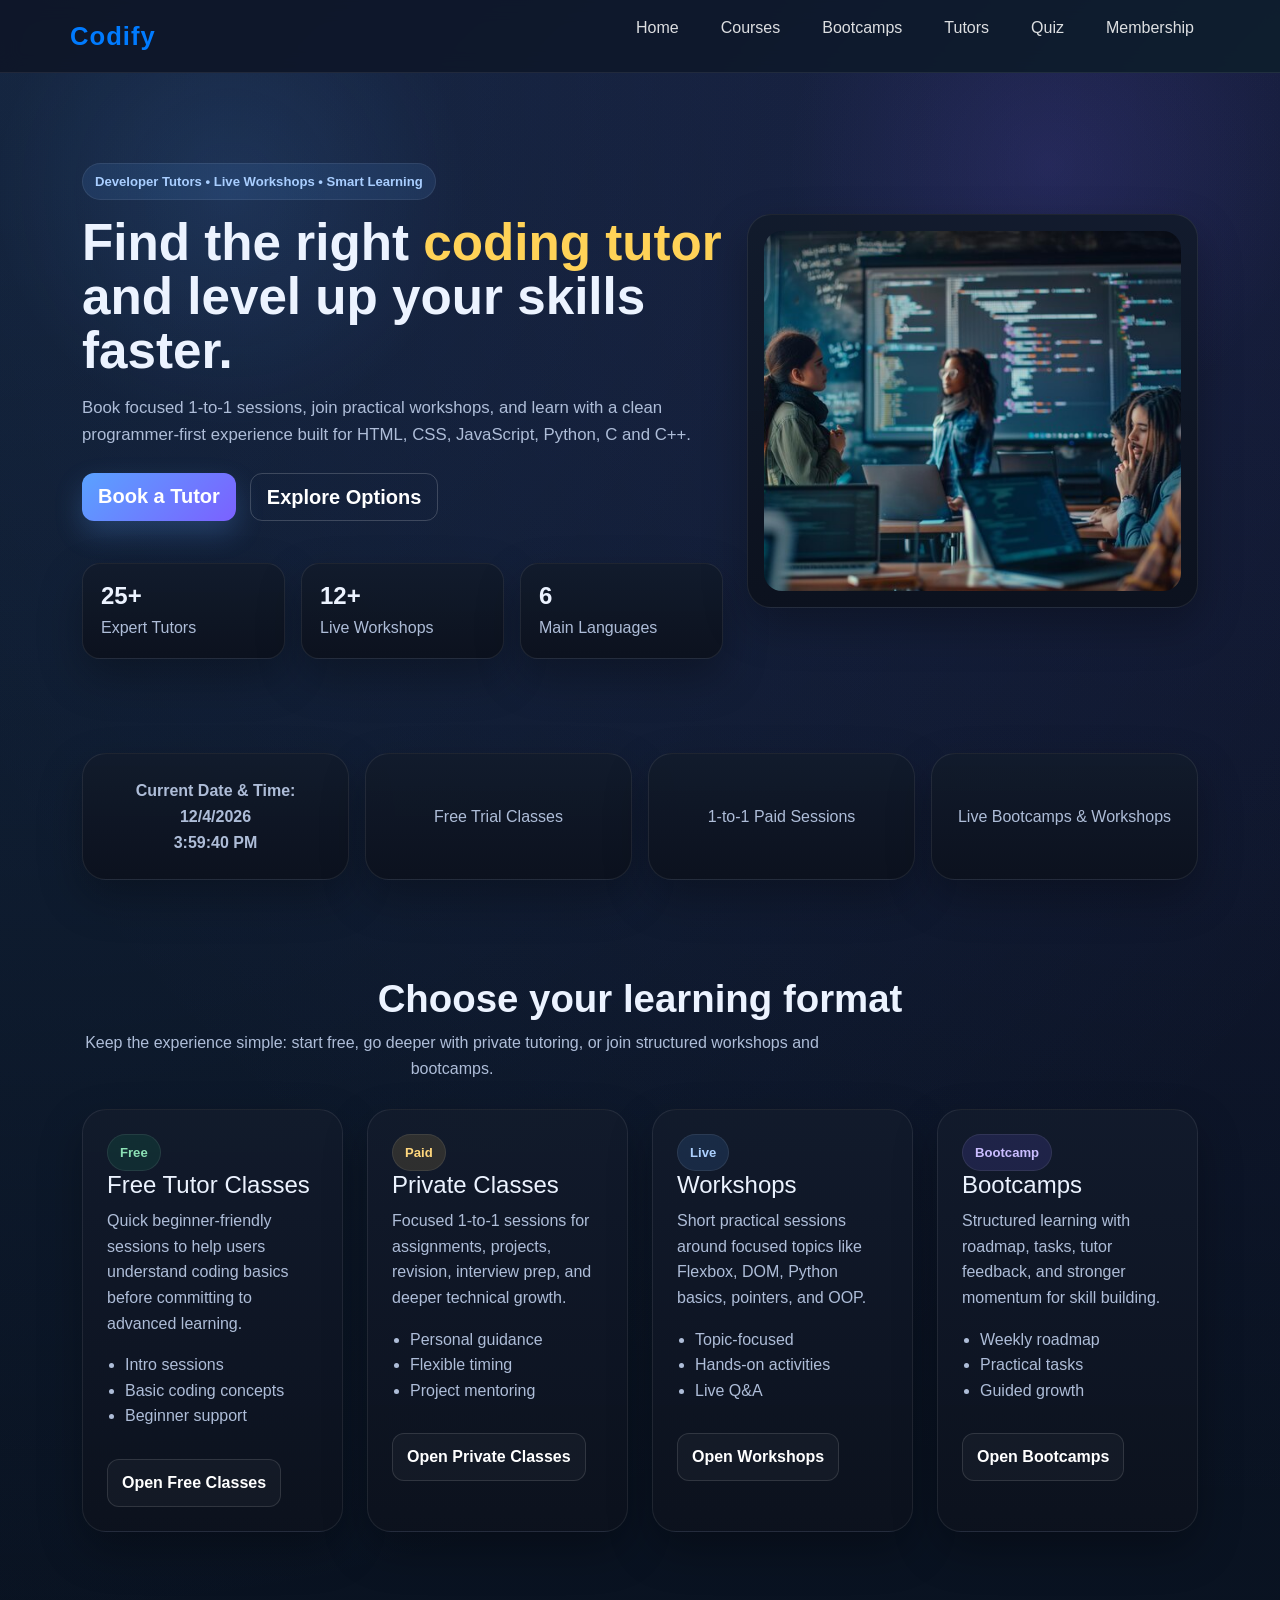
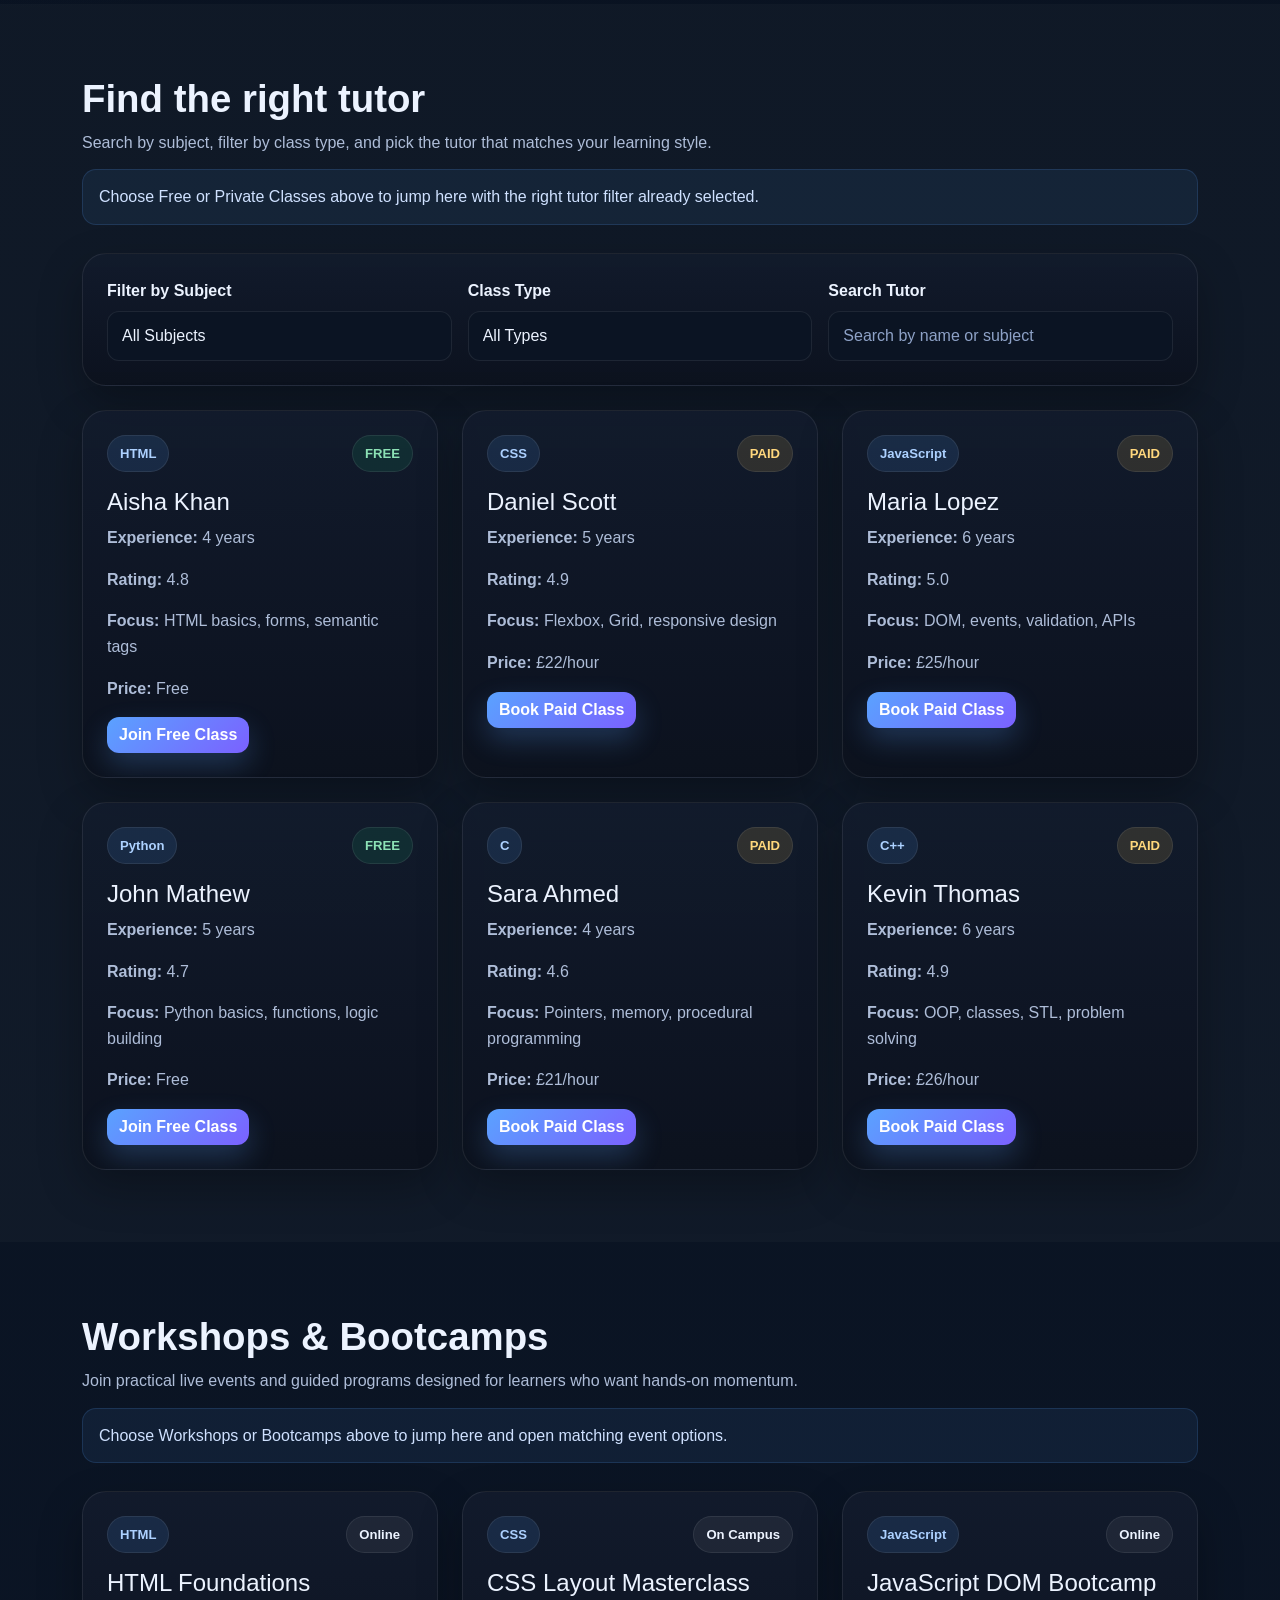
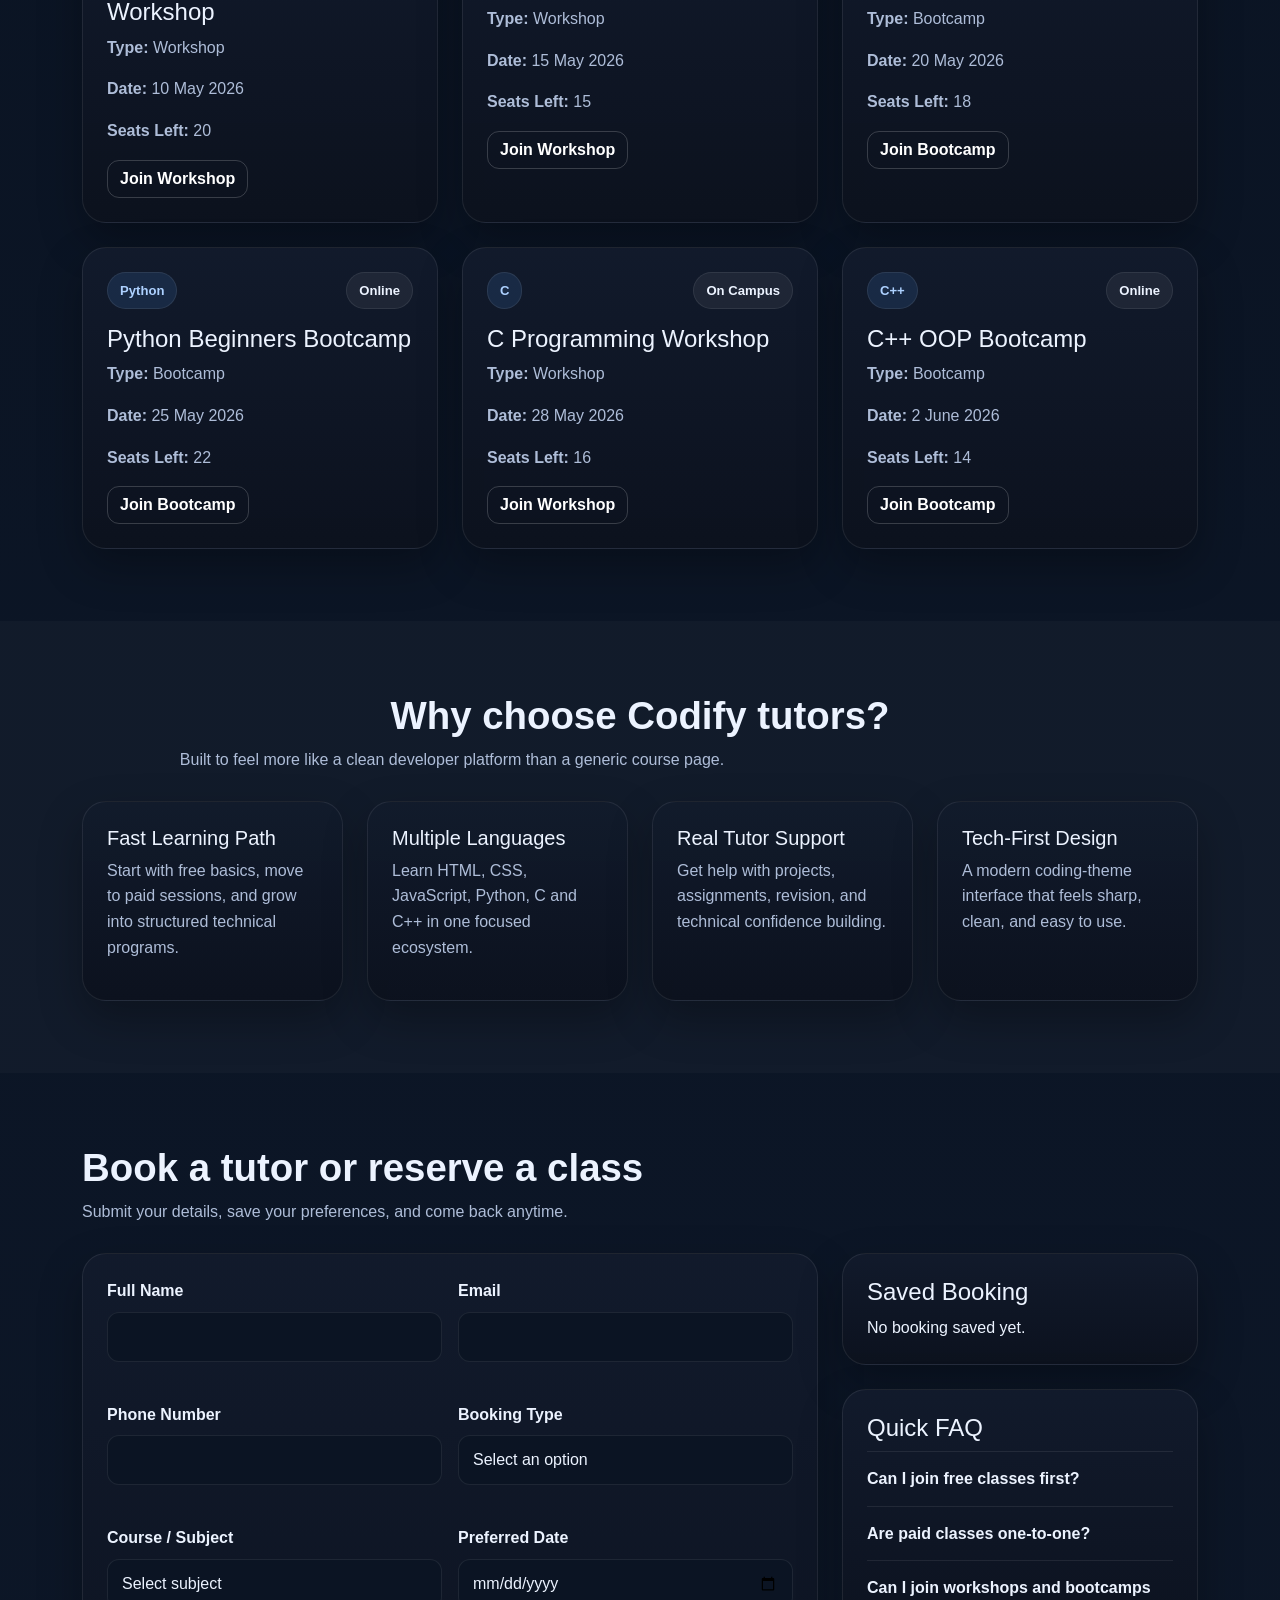
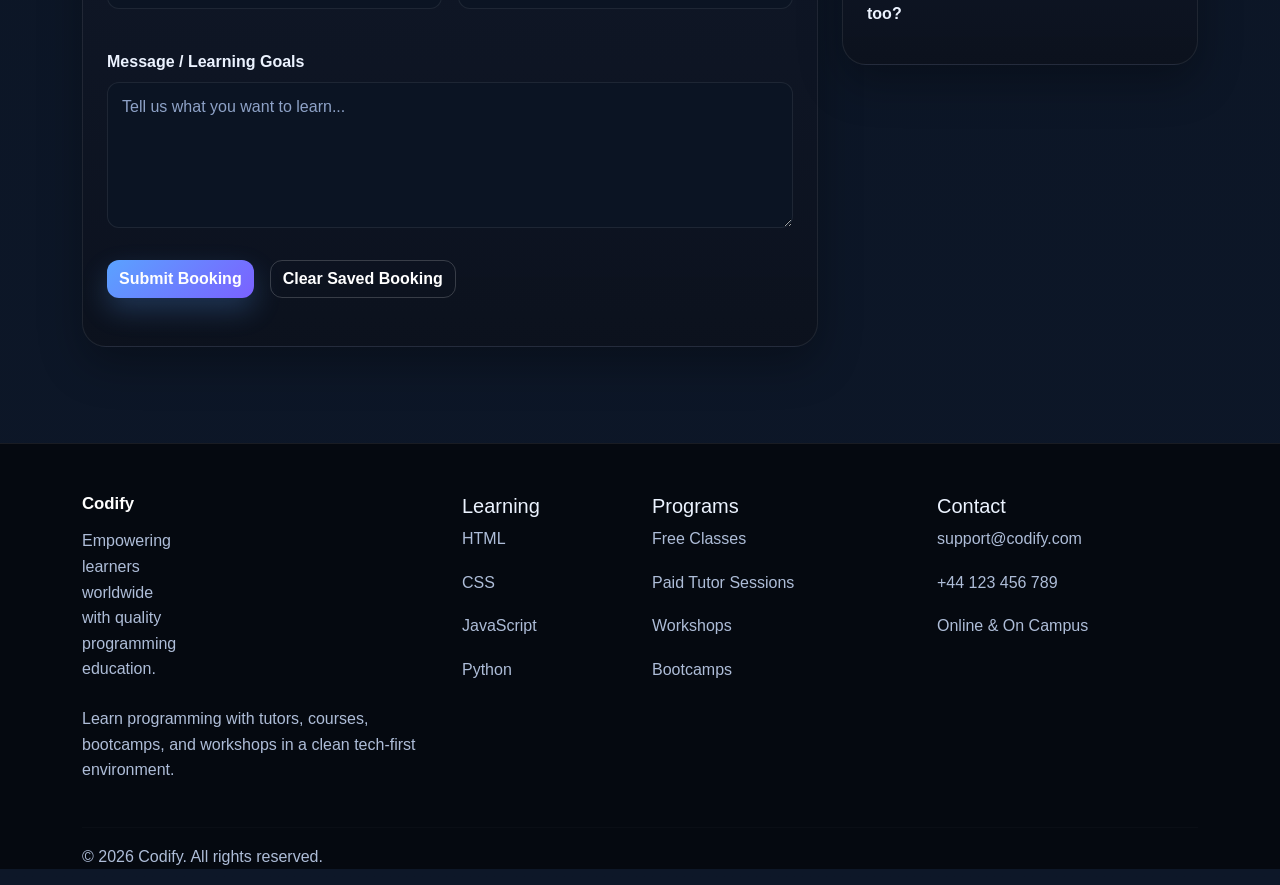
<file: tutors.html>
<!DOCTYPE html>
<html lang="en">
<head>
  <meta charset="UTF-8" />
  <meta name="viewport" content="width=device-width, initial-scale=1.0" />
  <title>Codify | Tutors</title>
  <meta name="description" content="Explore Codify tutors, book coding sessions, and join workshops in a modern programmer-style learning platform." />
  <link href="https://cdn.jsdelivr.net/npm/bootstrap@5.3.3/dist/css/bootstrap.min.css" rel="stylesheet">
  <link rel="stylesheet" href="css/mainstyle.css">
  <link rel="stylesheet" href="main.css">
  <style>
    :root {
      --bg: #08111f;
      --bg-2: #0d1728;
      --panel: rgba(16, 24, 40, 0.92);
      --panel-2: rgba(22, 32, 52, 0.96);
      --line: rgba(255,255,255,0.08);
      --text: #ecf3ff;
      --muted: #aebdd8;
      --accent: #5aa2ff;
      --accent-2: #7b61ff;
      --success: #1fbd72;
      --warning: #ffc857;
      --shadow: 0 18px 44px rgba(0,0,0,0.28);
      --radius-xl: 24px;
      --radius-lg: 18px;
      --radius-md: 14px;
    }

    * { box-sizing: border-box; }
    html { scroll-behavior: smooth; }
    body {
      margin: 0;
      font-family: Arial, sans-serif;
      color: var(--text);
      background:
        radial-gradient(circle at top left, rgba(90,162,255,0.14), transparent 28%),
        radial-gradient(circle at top right, rgba(123,97,255,0.12), transparent 26%),
        linear-gradient(180deg, var(--bg) 0%, var(--bg-2) 100%);
      line-height: 1.6;
    }

    .custom-navbar {
      background: rgba(8, 14, 24, 0.84);
      backdrop-filter: blur(14px);
      border-bottom: 1px solid var(--line);
      box-shadow: 0 8px 20px rgba(0,0,0,0.18);
    }

    .brand-wrap {
      display: flex;
      align-items: center;
      gap: 0;
      text-decoration: none;
    }

    .brand-logo {
      width: 118px;
      height: 78px;
      border-radius: 12px;
      object-fit: contain;
      object-position: center;
      box-shadow: 0 10px 20px rgba(0,0,0,0.28), 0 0 0 1px rgba(255,255,255,0.08);
      background: rgba(11, 18, 32, 0.92);
      padding: 5px;
      flex-shrink: 0;
    }

    .brand-text {
      display: none;
    }

    .navbar .nav-link {
      color: var(--muted);
      font-weight: 600;
      transition: color .25s ease;
    }

    .navbar .nav-link:hover,
    .navbar .nav-link.active {
      color: white;
    }

    .navbar-toggler {
      border-color: rgba(255,255,255,0.16);
    }

    .navbar-toggler:focus {
      box-shadow: 0 0 0 0.2rem rgba(90,162,255,0.18);
    }

    .section-space { padding: 72px 0; }
    .bg-soft { background: rgba(255,255,255,0.025); }

    .section-title { margin-bottom: 28px; }
    .section-title h2 {
      font-size: clamp(1.8rem, 3vw, 2.4rem);
      font-weight: 700;
      margin-bottom: 8px;
    }
    .section-title p {
      margin: 0;
      color: var(--muted);
      max-width: 740px;
    }

    .section-note {
      margin-top: 14px;
      padding: 14px 16px;
      border-radius: var(--radius-md);
      background: rgba(90,162,255,0.08);
      border: 1px solid rgba(90,162,255,0.16);
      color: #cfe1ff;
    }

    .tutor-hero {
      position: relative;
      padding: 90px 0 70px;
      overflow: hidden;
    }

    .code-glow {
      position: absolute;
      inset: 0;
      background:
        radial-gradient(circle at 18% 18%, rgba(90,162,255,0.12), transparent 20%),
        radial-gradient(circle at 82% 14%, rgba(123,97,255,0.14), transparent 22%);
      pointer-events: none;
    }

    .hero-content {
      position: relative;
      z-index: 1;
    }

    .hero-badge,
    .subject-badge,
    .class-badge,
    .mode-badge,
    .feature-tag {
      display: inline-flex;
      align-items: center;
      justify-content: center;
      gap: 8px;
      padding: 7px 12px;
      border-radius: 999px;
      font-size: 0.82rem;
      font-weight: 700;
      border: 1px solid rgba(255,255,255,0.08);
    }

    .hero-badge {
      margin-bottom: 16px;
      background: rgba(90,162,255,0.12);
      color: #a9ceff;
    }

    .hero-title {
      font-size: clamp(2.2rem, 4vw, 3.7rem);
      line-height: 1.05;
      font-weight: 700;
      max-width: 720px;
      margin-bottom: 18px;
    }

    .hero-title .accent { color: #ffd257; }

    .hero-desc {
      max-width: 660px;
      color: var(--muted);
      font-size: 1.05rem;
      margin-bottom: 24px;
    }

    .hero-buttons {
      display: flex;
      gap: 14px;
      flex-wrap: wrap;
    }

    .custom-btn-primary,
    .custom-btn-secondary,
    .card-action-btn,
    .option-link {
      border-radius: 12px;
      font-weight: 700;
      transition: transform .25s ease, box-shadow .25s ease, border-color .25s ease;
    }

    .custom-btn-primary {
      background: linear-gradient(135deg, var(--accent), var(--accent-2));
      border: none;
      box-shadow: 0 12px 28px rgba(90,162,255,0.24);
      color: #fff;
    }

    .custom-btn-primary:hover,
    .custom-btn-secondary:hover,
    .card-action-btn:hover,
    .option-link:hover {
      transform: translateY(-2px);
      color: #fff;
    }

    .custom-btn-secondary {
      border: 1px solid rgba(255,255,255,0.18);
      color: white;
    }

    .hero-panel,
    .feature-card,
    .benefit-card,
    .filter-box,
    .tutor-card,
    .workshop-card,
    .booking-card,
    .saved-card,
    .mini-info-box,
    .stat-card {
      background: linear-gradient(180deg, rgba(18, 27, 44, 0.96), rgba(12, 18, 30, 0.98));
      border: 1px solid var(--line);
      border-radius: var(--radius-xl);
      box-shadow: var(--shadow);
    }

    .hero-panel {
      padding: 16px;
      position: relative;
      z-index: 1;
    }

    .hero-panel img {
      width: 100%;
      min-height: 360px;
      object-fit: cover;
      object-position: center;
      border-radius: 18px;
      display: block;
      background: #0b1220;
    }

    .hero-stats { margin-top: 26px; }

    .stat-card {
      padding: 18px;
      height: 100%;
      border-radius: 18px;
    }

    .stat-card h3 {
      margin-bottom: 4px;
      font-size: 1.5rem;
      font-weight: 700;
    }

    .stat-card p {
      margin: 0;
      color: var(--muted);
    }

    .mini-info-box,
    .filter-box,
    .feature-card,
    .benefit-card,
    .tutor-card,
    .workshop-card,
    .booking-card,
    .saved-card {
      padding: 24px;
    }

    .mini-info-box {
      min-height: 100%;
      text-align: center;
      display: flex;
      align-items: center;
      justify-content: center;
      color: var(--muted);
    }

    .feature-card,
    .benefit-card,
    .tutor-card,
    .workshop-card {
      height: 100%;
      transition: transform .28s ease, border-color .28s ease, box-shadow .28s ease;
      position: relative;
      overflow: hidden;
    }

    .feature-card:hover,
    .benefit-card:hover,
    .tutor-card:hover,
    .workshop-card:hover {
      transform: translateY(-6px);
      border-color: rgba(90,162,255,0.3);
      box-shadow: 0 22px 44px rgba(0,0,0,0.32);
    }

    .tutor-card::before,
    .workshop-card::before {
      content: "";
      position: absolute;
      inset: 0;
      background: linear-gradient(120deg, transparent, rgba(90,162,255,0.08), transparent);
      opacity: 0;
      transition: opacity .3s ease;
      pointer-events: none;
    }

    .tutor-card:hover::before,
    .workshop-card:hover::before {
      opacity: 1;
    }

    .feature-card p,
    .benefit-card p,
    .tutor-card p,
    .workshop-card p,
    .saved-card p,
    .faq-answer,
    .option-text {
      color: var(--muted);
    }

    .feature-card ul {
      padding-left: 18px;
      margin-top: 12px;
      color: var(--muted);
    }

    .free-tag,
    .class-badge.free { background: rgba(31,189,114,0.12); color: #8ce1b5; }
    .paid-tag,
    .class-badge.paid { background: rgba(255,200,87,0.13); color: #ffd77d; }
    .workshop-tag,
    .subject-badge { background: rgba(90,162,255,0.13); color: #add1ff; }
    .bootcamp-tag { background: rgba(123,97,255,0.14); color: #cabdff; }
    .mode-badge { background: rgba(255,255,255,0.06); color: var(--text); }

    .tutor-badge-row,
    .workshop-badge-row {
      display: flex;
      justify-content: space-between;
      gap: 10px;
      flex-wrap: wrap;
      margin-bottom: 16px;
    }

    .option-link {
      display: inline-flex;
      align-items: center;
      justify-content: center;
      margin-top: 14px;
      padding: 10px 14px;
      border: 1px solid rgba(255,255,255,0.12);
      color: #fff;
      text-decoration: none;
      background: rgba(255,255,255,0.03);
    }

    .option-link:hover {
      border-color: rgba(90,162,255,0.35);
      background: rgba(90,162,255,0.08);
    }

    .form-label { font-weight: 600; }

    .form-control,
    .form-select {
      background: #0b1423;
      border: 1px solid var(--line);
      color: var(--text);
      border-radius: 12px;
      padding: 12px 14px;
    }

    .form-control::placeholder { color: #8ea2c7; }

    .form-control:focus,
    .form-select:focus {
      background: #0b1423;
      color: var(--text);
      border-color: var(--accent);
      box-shadow: 0 0 0 4px rgba(90,162,255,0.12);
    }

    .error {
      display: block;
      min-height: 18px;
      margin-top: 6px;
      color: #ff7d8d;
      font-size: 0.9rem;
    }

    .is-invalid-custom {
      border-color: #ff6577 !important;
      box-shadow: 0 0 0 4px rgba(255,101,119,0.12) !important;
    }

    .is-valid-custom {
      border-color: #1fbd72 !important;
      box-shadow: 0 0 0 4px rgba(31,189,114,0.12) !important;
    }

    .success-box {
      background: rgba(31,189,114,0.10);
      border-left: 4px solid var(--success);
      border-radius: 14px;
      padding: 18px;
    }

    .faq-item {
      border-top: 1px solid var(--line);
      padding: 14px 0;
    }

    .faq-item:first-child {
      border-top: none;
      padding-top: 0;
    }

    .faq-question {
      width: 100%;
      background: none;
      border: none;
      text-align: left;
      color: var(--text);
      font-weight: 700;
      padding: 0;
    }

    .faq-answer { display: none; padding-top: 10px; }

    .site-footer {
      background: rgba(5, 9, 15, 0.95);
      border-top: 1px solid var(--line);
      margin-top: 24px;
      padding-top: 50px;
    }

    .footer-brand {
      display: flex;
      align-items: center;
      gap: 10px;
      margin-bottom: 14px;
    }

    .footer-logo {
      width: 40px;
      height: 40px;
      border-radius: 50%;
      object-fit: cover;
      object-position: center;
      background: #0b1220;
    }

    .footer-links {
      list-style: none;
      padding-left: 0;
      margin: 0;
    }

    .footer-links li { margin-bottom: 8px; }
    .footer-links a, .footer-text, .copyright, .footer-links span { color: var(--muted); }
    .footer-links a:hover { color: white; }
    .footer-line { border-color: var(--line); margin: 28px 0 16px; }

    @media (max-width: 991px) {
      .hero-panel img { min-height: 280px; }
    }

    @media (max-width: 768px) {
      .tutor-hero { padding: 72px 0 52px; }
      .section-space { padding: 56px 0; }
      .hero-title { font-size: 2rem; }
      .hero-panel,
      .mini-info-box,
      .filter-box,
      .feature-card,
      .benefit-card,
      .tutor-card,
      .workshop-card,
      .booking-card,
      .saved-card { padding: 20px; }
      .brand-text { font-size: 1.4rem; }
      .brand-logo { width: 96px; height: 64px; }
    }
  </style>
</head>
<body>
  <header class="site-header compact-header">
        <nav class="topbar">
            <div class="nav-container">
                <a href="index.html" class="nav-logo">Codify</a>
                <ul class="nav-links">
                    <li><a href="index.html">Home</a></li>
                    <li><a href="courses.html">Courses</a></li>
                    <li><a href="bootcamp.html">Bootcamps</a></li>
                    <li><a href="tutors.html">Tutors</a></li>
                    <li><a href="quiz.html">Quiz</a></li>
                    <li><a href="membership.html">Membership</a></li>
                </ul>
            </div>
        </nav>
    </header>

  <main>
    <section class="tutor-hero">
      <div class="code-glow"></div>
      <div class="container hero-content">
        <div class="row align-items-center g-4">
          <div class="col-lg-7">
            <span class="hero-badge">Developer Tutors • Live Workshops • Smart Learning</span>
            <h1 class="hero-title">Find the right <span class="accent">coding tutor</span> and level up your skills faster.</h1>
            <p class="hero-desc">Book focused 1-to-1 sessions, join practical workshops, and learn with a clean programmer-first experience built for HTML, CSS, JavaScript, Python, C and C++.</p>
            <div class="hero-buttons">
              <a href="#bookingSection" class="btn btn-lg custom-btn-primary">Book a Tutor</a>
              <a href="#learningOptions" class="btn btn-lg custom-btn-secondary">Explore Options</a>
            </div>

            <div class="hero-stats row g-3">
              <div class="col-6 col-md-4">
                <div class="stat-card">
                  <h3>25+</h3>
                  <p>Expert Tutors</p>
                </div>
              </div>
              <div class="col-6 col-md-4">
                <div class="stat-card">
                  <h3>12+</h3>
                  <p>Live Workshops</p>
                </div>
              </div>
              <div class="col-6 col-md-4">
                <div class="stat-card">
                  <h3>6</h3>
                  <p>Main Languages</p>
                </div>
              </div>
            </div>
          </div>

          <div class="col-lg-5">
            <div class="hero-panel">
              <img src="images/teacher teaching.jpg" alt="Tutor teaching programming">
            </div>
          </div>
        </div>
      </div>
    </section>

    <section class="py-4">
      <div class="container">
        <div class="row g-3 text-center">
          <div class="col-md-3"><div class="mini-info-box"><strong id="liveDateTime">Loading date and time...</strong></div></div>
          <div class="col-md-3"><div class="mini-info-box">Free Trial Classes</div></div>
          <div class="col-md-3"><div class="mini-info-box">1-to-1 Paid Sessions</div></div>
          <div class="col-md-3"><div class="mini-info-box">Live Bootcamps & Workshops</div></div>
        </div>
      </div>
    </section>

    <section class="section-space" id="learningOptions">
      <div class="container">
        <div class="section-title text-center">
          <h2>Choose your learning format</h2>
          <p>Keep the experience simple: start free, go deeper with private tutoring, or join structured workshops and bootcamps.</p>
        </div>

        <div class="row g-4">
          <div class="col-md-6 col-lg-3">
            <div class="feature-card">
              <div class="feature-tag free-tag">Free</div>
              <h4>Free Tutor Classes</h4>
              <p>Quick beginner-friendly sessions to help users understand coding basics before committing to advanced learning.</p>
              <ul>
                <li>Intro sessions</li>
                <li>Basic coding concepts</li>
                <li>Beginner support</li>
              </ul>
              <a href="#tutorDirectory" class="option-link learning-link" data-target="free">Open Free Classes</a>
            </div>
          </div>

          <div class="col-md-6 col-lg-3">
            <div class="feature-card">
              <div class="feature-tag paid-tag">Paid</div>
              <h4>Private Classes</h4>
              <p>Focused 1-to-1 sessions for assignments, projects, revision, interview prep, and deeper technical growth.</p>
              <ul>
                <li>Personal guidance</li>
                <li>Flexible timing</li>
                <li>Project mentoring</li>
              </ul>
              <a href="#tutorDirectory" class="option-link learning-link" data-target="paid">Open Private Classes</a>
            </div>
          </div>

          <div class="col-md-6 col-lg-3">
            <div class="feature-card">
              <div class="feature-tag workshop-tag">Live</div>
              <h4>Workshops</h4>
              <p>Short practical sessions around focused topics like Flexbox, DOM, Python basics, pointers, and OOP.</p>
              <ul>
                <li>Topic-focused</li>
                <li>Hands-on activities</li>
                <li>Live Q&amp;A</li>
              </ul>
              <a href="#eventsSection" class="option-link learning-link" data-target="workshop">Open Workshops</a>
            </div>
          </div>

          <div class="col-md-6 col-lg-3">
            <div class="feature-card">
              <div class="feature-tag bootcamp-tag">Bootcamp</div>
              <h4>Bootcamps</h4>
              <p>Structured learning with roadmap, tasks, tutor feedback, and stronger momentum for skill building.</p>
              <ul>
                <li>Weekly roadmap</li>
                <li>Practical tasks</li>
                <li>Guided growth</li>
              </ul>
              <a href="#eventsSection" class="option-link learning-link" data-target="bootcamp">Open Bootcamps</a>
            </div>
          </div>
        </div>
      </div>
    </section>

    <section class="section-space bg-soft" id="tutorDirectory">
      <div class="container">
        <div class="section-title">
          <h2>Find the right tutor</h2>
          <p>Search by subject, filter by class type, and pick the tutor that matches your learning style.</p>
          <div class="section-note" id="tutorSectionNote">Choose Free or Private Classes above to jump here with the right tutor filter already selected.</div>
        </div>

        <div class="filter-box mb-4">
          <div class="row g-3">
            <div class="col-md-4">
              <label for="subjectFilter" class="form-label">Filter by Subject</label>
              <select id="subjectFilter" class="form-select">
                <option value="all">All Subjects</option>
                <option value="html">HTML</option>
                <option value="css">CSS</option>
                <option value="javascript">JavaScript</option>
                <option value="python">Python</option>
                <option value="c">C</option>
                <option value="cpp">C++</option>
              </select>
            </div>
            <div class="col-md-4">
              <label for="classTypeFilter" class="form-label">Class Type</label>
              <select id="classTypeFilter" class="form-select">
                <option value="all">All Types</option>
                <option value="free">Free</option>
                <option value="paid">Paid</option>
              </select>
            </div>
            <div class="col-md-4">
              <label for="tutorSearch" class="form-label">Search Tutor</label>
              <input type="text" id="tutorSearch" class="form-control" placeholder="Search by name or subject">
            </div>
          </div>
        </div>

        <div class="row g-4" id="tutorContainer"></div>
      </div>
    </section>

    <section class="section-space" id="eventsSection">
      <div class="container">
        <div class="section-title">
          <h2>Workshops & Bootcamps</h2>
          <p>Join practical live events and guided programs designed for learners who want hands-on momentum.</p>
          <div class="section-note" id="eventSectionNote">Choose Workshops or Bootcamps above to jump here and open matching event options.</div>
        </div>
        <div class="row g-4" id="workshopContainer"></div>
      </div>
    </section>

    <section class="section-space bg-soft">
      <div class="container">
        <div class="section-title text-center">
          <h2>Why choose Codify tutors?</h2>
          <p>Built to feel more like a clean developer platform than a generic course page.</p>
        </div>
        <div class="row g-4">
          <div class="col-md-6 col-lg-3"><div class="benefit-card"><h5>Fast Learning Path</h5><p>Start with free basics, move to paid sessions, and grow into structured technical programs.</p></div></div>
          <div class="col-md-6 col-lg-3"><div class="benefit-card"><h5>Multiple Languages</h5><p>Learn HTML, CSS, JavaScript, Python, C and C++ in one focused ecosystem.</p></div></div>
          <div class="col-md-6 col-lg-3"><div class="benefit-card"><h5>Real Tutor Support</h5><p>Get help with projects, assignments, revision, and technical confidence building.</p></div></div>
          <div class="col-md-6 col-lg-3"><div class="benefit-card"><h5>Tech-First Design</h5><p>A modern coding-theme interface that feels sharp, clean, and easy to use.</p></div></div>
        </div>
      </div>
    </section>

    <section class="section-space" id="bookingSection">
      <div class="container">
        <div class="section-title">
          <h2>Book a tutor or reserve a class</h2>
          <p>Submit your details, save your preferences, and come back anytime.</p>
        </div>

        <div class="row g-4">
          <div class="col-lg-8">
            <div class="booking-card">
              <form id="bookingForm" novalidate>
                <div class="row g-3">
                  <div class="col-md-6">
                    <label for="fullName" class="form-label">Full Name</label>
                    <input type="text" id="fullName" class="form-control" autocomplete="name">
                    <small class="error" id="nameError"></small>
                  </div>
                  <div class="col-md-6">
                    <label for="email" class="form-label">Email</label>
                    <input type="email" id="email" class="form-control" autocomplete="email">
                    <small class="error" id="emailError"></small>
                  </div>
                  <div class="col-md-6">
                    <label for="phone" class="form-label">Phone Number</label>
                    <input type="tel" id="phone" class="form-control" autocomplete="tel">
                    <small class="error" id="phoneError"></small>
                  </div>
                  <div class="col-md-6">
                    <label for="bookingType" class="form-label">Booking Type</label>
                    <select id="bookingType" class="form-select">
                      <option value="">Select an option</option>
                      <option value="free">Free Tutor Class</option>
                      <option value="paid">Paid Private Class</option>
                      <option value="workshop">Workshop</option>
                      <option value="bootcamp">Bootcamp</option>
                    </select>
                    <small class="error" id="typeError"></small>
                  </div>
                  <div class="col-md-6">
                    <label for="course" class="form-label">Course / Subject</label>
                    <select id="course" class="form-select">
                      <option value="">Select subject</option>
                      <option value="HTML">HTML</option>
                      <option value="CSS">CSS</option>
                      <option value="JavaScript">JavaScript</option>
                      <option value="Python">Python</option>
                      <option value="C">C</option>
                      <option value="C++">C++</option>
                    </select>
                    <small class="error" id="courseError"></small>
                  </div>
                  <div class="col-md-6">
                    <label for="preferredDate" class="form-label">Preferred Date</label>
                    <input type="date" id="preferredDate" class="form-control">
                    <small class="error" id="dateError"></small>
                  </div>
                  <div class="col-12">
                    <label for="message" class="form-label">Message / Learning Goals</label>
                    <textarea id="message" class="form-control" rows="5" placeholder="Tell us what you want to learn..."></textarea>
                    <small class="error" id="messageError"></small>
                  </div>
                  <div class="col-12 d-flex flex-wrap gap-3 mt-2">
                    <button type="submit" class="btn custom-btn-primary">Submit Booking</button>
                    <button type="button" id="clearBookingBtn" class="btn custom-btn-secondary">Clear Saved Booking</button>
                  </div>
                </div>
              </form>
              <div id="bookingConfirmation" class="mt-4"></div>
            </div>
          </div>

          <div class="col-lg-4">
            <div class="saved-card mb-4">
              <h4>Saved Booking</h4>
              <div id="savedBooking">No booking saved yet.</div>
            </div>
            <div class="saved-card">
              <h4>Quick FAQ</h4>
              <div class="faq-item">
                <button class="faq-question" type="button">Can I join free classes first?</button>
                <div class="faq-answer">Yes. Free classes are available for beginners before moving into premium or structured programs.</div>
              </div>
              <div class="faq-item">
                <button class="faq-question" type="button">Are paid classes one-to-one?</button>
                <div class="faq-answer">Yes. Paid sessions are designed for personal guidance, assignments, project work and deeper learning.</div>
              </div>
              <div class="faq-item">
                <button class="faq-question" type="button">Can I join workshops and bootcamps too?</button>
                <div class="faq-answer">Yes. Codify offers both shorter workshops and longer bootcamp paths for multiple languages.</div>
              </div>
            </div>
          </div>
        </div>
      </div>
    </section>
  </main>

  <footer class="site-footer">
    <div class="container">
      <div class="row g-4">
        <div class="col-lg-4">
          <div class="col-md-3 mb-4" id="footerCol-1">
                    <h5 class="footer-heading">Codify</h5>
                    <p class="footer-text">Empowering learners worldwide with quality programming education.</p>
                </div>
          <p class="footer-text">Learn programming with tutors, courses, bootcamps, and workshops in a clean tech-first environment.</p>
        </div>
        <div class="col-md-4 col-lg-2">
          <h5>Learning</h5>
          <ul class="footer-links">
            <li><a href="courses.html">HTML</a></li>
            <li><a href="courses.html">CSS</a></li>
            <li><a href="courses.html">JavaScript</a></li>
            <li><a href="courses.html">Python</a></li>
          </ul>
        </div>
        <div class="col-md-4 col-lg-3">
          <h5>Programs</h5>
          <ul class="footer-links">
            <li><a href="#tutorDirectory" class="learning-link" data-target="free">Free Classes</a></li>
            <li><a href="#tutorDirectory" class="learning-link" data-target="paid">Paid Tutor Sessions</a></li>
            <li><a href="#eventsSection" class="learning-link" data-target="workshop">Workshops</a></li>
            <li><a href="#eventsSection" class="learning-link" data-target="bootcamp">Bootcamps</a></li>
          </ul>
        </div>
        <div class="col-md-4 col-lg-3">
          <h5>Contact</h5>
          <ul class="footer-links">
            <li><a href="mailto:support@codify.com">support@codify.com</a></li>
            <li><a href="tel:+44123456789">+44 123 456 789</a></li>
            <li><span>Online & On Campus</span></li>
          </ul>
        </div>
      </div>
      <hr class="footer-line">
      <p class="copyright">© 2026 Codify. All rights reserved.</p>
    </div>
  </footer>

  <script src="https://code.jquery.com/jquery-3.7.1.min.js"></script>
  <script src="https://cdn.jsdelivr.net/npm/bootstrap@5.3.3/dist/js/bootstrap.bundle.min.js"></script>
  <script>
    const tutors = [
      { name: 'Aisha Khan', subject: 'html', experience: '4 years', classType: 'free', price: 'Free', rating: '4.8', focus: 'HTML basics, forms, semantic tags' },
      { name: 'Daniel Scott', subject: 'css', experience: '5 years', classType: 'paid', price: '£22/hour', rating: '4.9', focus: 'Flexbox, Grid, responsive design' },
      { name: 'Maria Lopez', subject: 'javascript', experience: '6 years', classType: 'paid', price: '£25/hour', rating: '5.0', focus: 'DOM, events, validation, APIs' },
      { name: 'John Mathew', subject: 'python', experience: '5 years', classType: 'free', price: 'Free', rating: '4.7', focus: 'Python basics, functions, logic building' },
      { name: 'Sara Ahmed', subject: 'c', experience: '4 years', classType: 'paid', price: '£21/hour', rating: '4.6', focus: 'Pointers, memory, procedural programming' },
      { name: 'Kevin Thomas', subject: 'cpp', experience: '6 years', classType: 'paid', price: '£26/hour', rating: '4.9', focus: 'OOP, classes, STL, problem solving' }
    ];

    const workshops = [
      { title: 'HTML Foundations Workshop', subject: 'HTML', date: '2026-05-10', seats: 20, mode: 'Online', type: 'Workshop' },
      { title: 'CSS Layout Masterclass', subject: 'CSS', date: '2026-05-15', seats: 15, mode: 'On Campus', type: 'Workshop' },
      { title: 'JavaScript DOM Bootcamp', subject: 'JavaScript', date: '2026-05-20', seats: 18, mode: 'Online', type: 'Bootcamp' },
      { title: 'Python Beginners Bootcamp', subject: 'Python', date: '2026-05-25', seats: 22, mode: 'Online', type: 'Bootcamp' },
      { title: 'C Programming Workshop', subject: 'C', date: '2026-05-28', seats: 16, mode: 'On Campus', type: 'Workshop' },
      { title: 'C++ OOP Bootcamp', subject: 'C++', date: '2026-06-02', seats: 14, mode: 'Online', type: 'Bootcamp' }
    ];

    const tutorContainer = document.getElementById('tutorContainer');
    const workshopContainer = document.getElementById('workshopContainer');
    const subjectFilter = document.getElementById('subjectFilter');
    const classTypeFilter = document.getElementById('classTypeFilter');
    const tutorSearch = document.getElementById('tutorSearch');
    const bookingForm = document.getElementById('bookingForm');
    const bookingConfirmation = document.getElementById('bookingConfirmation');
    const savedBooking = document.getElementById('savedBooking');
    const clearBookingBtn = document.getElementById('clearBookingBtn');
    const tutorSectionNote = document.getElementById('tutorSectionNote');
    const eventSectionNote = document.getElementById('eventSectionNote');

    function formatSubject(subject) {
      const map = { html: 'HTML', css: 'CSS', javascript: 'JavaScript', python: 'Python', c: 'C', cpp: 'C++' };
      return map[subject] || subject;
    }

    function formatDate(dateString) {
      return new Date(dateString).toLocaleDateString('en-GB', { day: 'numeric', month: 'long', year: 'numeric' });
    }

    function showLiveDateTime() {
      const el = document.getElementById('liveDateTime');
      if (el) el.innerHTML = `Current Date & Time: ${new Date().toLocaleDateString()}<br>${new Date().toLocaleTimeString()}`;
    }
    setInterval(showLiveDateTime, 1000);
    showLiveDateTime();

    function setCookie(name, value, days) {
      const d = new Date();
      d.setTime(d.getTime() + (days * 24 * 60 * 60 * 1000));
      document.cookie = `${name}=${encodeURIComponent(value)};expires=${d.toUTCString()};path=/`;
    }

    function getCookie(name) {
      const cookieName = name + '=';
      const arr = decodeURIComponent(document.cookie).split(';');
      for (let i = 0; i < arr.length; i++) {
        const c = arr[i].trim();
        if (c.indexOf(cookieName) === 0) return c.substring(cookieName.length);
      }
      return '';
    }

    function safeBookingData() {
      try {
        return JSON.parse(localStorage.getItem('bookingData'));
      } catch {
        return null;
      }
    }

    function renderTutors(list) {
      tutorContainer.innerHTML = '';

      if (!list.length) {
        tutorContainer.innerHTML = '<div class="col-12"><div class="filter-box text-center">No tutors found. Try another filter.</div></div>';
        return;
      }

      list.forEach((tutor) => {
        const card = document.createElement('div');
        card.className = 'col-md-6 col-lg-4';
        card.innerHTML = `
          <div class="tutor-card h-100">
            <div class="tutor-badge-row">
              <span class="subject-badge">${formatSubject(tutor.subject)}</span>
              <span class="class-badge ${tutor.classType}">${tutor.classType.toUpperCase()}</span>
            </div>
            <h4>${tutor.name}</h4>
            <p><strong>Experience:</strong> ${tutor.experience}</p>
            <p><strong>Rating:</strong> ${tutor.rating}</p>
            <p><strong>Focus:</strong> ${tutor.focus}</p>
            <p><strong>Price:</strong> ${tutor.price}</p>
            <button class="btn custom-btn-primary card-action-btn selectTutorBtn" data-name="${tutor.name}" data-subject="${formatSubject(tutor.subject)}" data-type="${tutor.classType}">${tutor.classType === 'free' ? 'Join Free Class' : 'Book Paid Class'}</button>
          </div>
        `;
        tutorContainer.appendChild(card);
      });

      $('.tutor-card').hide().fadeIn(450);
    }

    function renderWorkshops() {
      workshopContainer.innerHTML = '';
      workshops.forEach((item) => {
        const card = document.createElement('div');
        card.className = 'col-md-6 col-lg-4';
        card.innerHTML = `
          <div class="workshop-card h-100">
            <div class="workshop-badge-row">
              <span class="subject-badge">${item.subject}</span>
              <span class="mode-badge">${item.mode}</span>
            </div>
            <h4>${item.title}</h4>
            <p><strong>Type:</strong> ${item.type}</p>
            <p><strong>Date:</strong> ${formatDate(item.date)}</p>
            <p><strong>Seats Left:</strong> ${item.seats}</p>
            <button class="btn custom-btn-secondary card-action-btn joinWorkshopBtn" data-title="${item.title}" data-subject="${item.subject}" data-type="${item.type}">Join ${item.type}</button>
          </div>
        `;
        workshopContainer.appendChild(card);
      });
      $('.workshop-card').hide().fadeIn(500);
    }

    function renderFilteredEvents(type) {
      const eventType = type.toLowerCase();
      const filtered = workshops.filter((item) => item.type.toLowerCase() === eventType);
      workshopContainer.innerHTML = '';

      filtered.forEach((item) => {
        const card = document.createElement('div');
        card.className = 'col-md-6 col-lg-4';
        card.innerHTML = `
          <div class="workshop-card h-100">
            <div class="workshop-badge-row">
              <span class="subject-badge">${item.subject}</span>
              <span class="mode-badge">${item.mode}</span>
            </div>
            <h4>${item.title}</h4>
            <p><strong>Type:</strong> ${item.type}</p>
            <p><strong>Date:</strong> ${formatDate(item.date)}</p>
            <p><strong>Seats Left:</strong> ${item.seats}</p>
            <button class="btn custom-btn-secondary card-action-btn joinWorkshopBtn" data-title="${item.title}" data-subject="${item.subject}" data-type="${item.type}">Join ${item.type}</button>
          </div>
        `;
        workshopContainer.appendChild(card);
      });

      $('.workshop-card').hide().fadeIn(500);
    }

    function handleLearningLink(target) {
      if (target === 'free' || target === 'paid') {
        classTypeFilter.value = target;
        tutorSearch.value = '';
        filterTutors();
        if (tutorSectionNote) {
          tutorSectionNote.textContent = target === 'free'
            ? 'Showing free tutor classes for beginners. Pick a tutor below or continue to the booking section.'
            : 'Showing private paid classes for focused 1-to-1 support. Pick a tutor below or continue to the booking section.';
        }
      }

      if (target === 'workshop' || target === 'bootcamp') {
        renderFilteredEvents(target);
        if (eventSectionNote) {
          eventSectionNote.textContent = target === 'workshop'
            ? 'Showing live workshops only. Choose one below to prefill the booking form.'
            : 'Showing bootcamps only. Choose one below to prefill the booking form.';
        }
      }
    }

    function filterTutors() {
      const subject = subjectFilter.value.toLowerCase();
      const classType = classTypeFilter.value.toLowerCase();
      const search = tutorSearch.value.toLowerCase();

      const filtered = tutors.filter((tutor) => {
        const subjectMatch = subject === 'all' || tutor.subject === subject;
        const typeMatch = classType === 'all' || tutor.classType === classType;
        const searchMatch = tutor.name.toLowerCase().includes(search) || tutor.subject.toLowerCase().includes(search) || formatSubject(tutor.subject).toLowerCase().includes(search);
        return subjectMatch && typeMatch && searchMatch;
      });

      renderTutors(filtered);
    }

    function setMinDate() {
      document.getElementById('preferredDate').setAttribute('min', new Date().toISOString().split('T')[0]);
    }

    function resetValidationStyles() {
      document.querySelectorAll('.form-control, .form-select').forEach((field) => field.classList.remove('is-invalid-custom', 'is-valid-custom'));
      document.querySelectorAll('.error').forEach((e) => e.textContent = '');
    }

    function validateForm() {
      resetValidationStyles();
      let isValid = true;

      const fullName = document.getElementById('fullName');
      const email = document.getElementById('email');
      const phone = document.getElementById('phone');
      const bookingType = document.getElementById('bookingType');
      const course = document.getElementById('course');
      const preferredDate = document.getElementById('preferredDate');
      const message = document.getElementById('message');

      const emailPattern = /^[^\s@]+@[^\s@]+\.[^\s@]+$/;
      const phonePattern = /^[+\d\s\-()]{10,20}$/;
      const today = new Date();
      today.setHours(0, 0, 0, 0);
      const selectedDate = preferredDate.value ? new Date(preferredDate.value) : null;

      if (fullName.value.trim().length < 3) {
        document.getElementById('nameError').textContent = 'Please enter your full name.';
        fullName.classList.add('is-invalid-custom');
        isValid = false;
      } else {
        fullName.classList.add('is-valid-custom');
      }

      if (!emailPattern.test(email.value.trim())) {
        document.getElementById('emailError').textContent = 'Please enter a valid email address.';
        email.classList.add('is-invalid-custom');
        isValid = false;
      } else {
        email.classList.add('is-valid-custom');
      }

      if (!phonePattern.test(phone.value.trim())) {
        document.getElementById('phoneError').textContent = 'Please enter a valid phone number.';
        phone.classList.add('is-invalid-custom');
        isValid = false;
      } else {
        phone.classList.add('is-valid-custom');
      }

      if (bookingType.value === '') {
        document.getElementById('typeError').textContent = 'Please select a booking type.';
        bookingType.classList.add('is-invalid-custom');
        isValid = false;
      } else {
        bookingType.classList.add('is-valid-custom');
      }

      if (course.value === '') {
        document.getElementById('courseError').textContent = 'Please select a course.';
        course.classList.add('is-invalid-custom');
        isValid = false;
      } else {
        course.classList.add('is-valid-custom');
      }

      if (preferredDate.value === '') {
        document.getElementById('dateError').textContent = 'Please choose a date.';
        preferredDate.classList.add('is-invalid-custom');
        isValid = false;
      } else if (selectedDate < today) {
        document.getElementById('dateError').textContent = 'Please choose today or a future date.';
        preferredDate.classList.add('is-invalid-custom');
        isValid = false;
      } else {
        preferredDate.classList.add('is-valid-custom');
      }

      if (message.value.trim().length < 15) {
        document.getElementById('messageError').textContent = 'Message should be at least 15 characters.';
        message.classList.add('is-invalid-custom');
        isValid = false;
      } else {
        message.classList.add('is-valid-custom');
      }

      return isValid;
    }

    function displaySavedBooking() {
      const saved = safeBookingData();
      const lastTutor = localStorage.getItem('lastTutor') || getCookie('lastTutor');
      const preferredSubject = getCookie('preferredSubject');

      if (!saved && !lastTutor && !preferredSubject) {
        savedBooking.innerHTML = 'No booking saved yet.';
        return;
      }

      savedBooking.innerHTML = `
        ${saved ? `
          <p><strong>Name:</strong> ${saved.fullName}</p>
          <p><strong>Email:</strong> ${saved.email}</p>
          <p><strong>Phone:</strong> ${saved.phone}</p>
          <p><strong>Type:</strong> ${saved.bookingType}</p>
          <p><strong>Course:</strong> ${saved.course}</p>
          <p><strong>Date:</strong> ${saved.preferredDate}</p>
        ` : ''}
        ${lastTutor ? `<p><strong>Last Tutor:</strong> ${lastTutor}</p>` : ''}
        ${preferredSubject ? `<p><strong>Preferred Subject:</strong> ${preferredSubject}</p>` : ''}
      `;
    }

    tutorContainer.addEventListener('click', function (e) {
      const btn = e.target.closest('.selectTutorBtn');
      if (!btn) return;
      const tutorName = btn.dataset.name;
      const subject = btn.dataset.subject;
      const classType = btn.dataset.type;
      document.getElementById('course').value = subject;
      document.getElementById('bookingType').value = classType;
      document.getElementById('message').value = `I would like to join ${classType} class with ${tutorName} for ${subject}.`;
      localStorage.setItem('lastTutor', tutorName);
      setCookie('lastTutor', tutorName, 7);
      setCookie('preferredSubject', subject, 7);
      document.getElementById('bookingSection').scrollIntoView({ behavior: 'smooth' });
      displaySavedBooking();
    });

    workshopContainer.addEventListener('click', function (e) {
      const btn = e.target.closest('.joinWorkshopBtn');
      if (!btn) return;
      const title = btn.dataset.title;
      const subject = btn.dataset.subject;
      const type = btn.dataset.type.toLowerCase();
      document.getElementById('course').value = subject;
      document.getElementById('bookingType').value = type;
      document.getElementById('message').value = `I want to join the ${title}.`;
      document.getElementById('bookingSection').scrollIntoView({ behavior: 'smooth' });
    });

    bookingForm.addEventListener('submit', function (e) {
      e.preventDefault();
      if (!validateForm()) return;

      const bookingData = {
        fullName: document.getElementById('fullName').value.trim(),
        email: document.getElementById('email').value.trim(),
        phone: document.getElementById('phone').value.trim(),
        bookingType: document.getElementById('bookingType').value,
        course: document.getElementById('course').value,
        preferredDate: document.getElementById('preferredDate').value,
        message: document.getElementById('message').value.trim()
      };

      localStorage.setItem('bookingData', JSON.stringify(bookingData));
      setCookie('preferredSubject', bookingData.course, 7);

      bookingConfirmation.innerHTML = `
        <div class="success-box">
          <h5>Booking submitted successfully</h5>
          <p><strong>Name:</strong> ${bookingData.fullName}</p>
          <p><strong>Type:</strong> ${bookingData.bookingType}</p>
          <p><strong>Course:</strong> ${bookingData.course}</p>
          <p><strong>Date:</strong> ${bookingData.preferredDate}</p>
        </div>
      `;

      $('#bookingConfirmation').hide().fadeIn(450);
      displaySavedBooking();
      bookingForm.reset();
      document.querySelectorAll('.form-control, .form-select').forEach((field) => field.classList.remove('is-valid-custom'));
    });

    clearBookingBtn.addEventListener('click', function () {
      localStorage.removeItem('bookingData');
      localStorage.removeItem('lastTutor');
      setCookie('lastTutor', '', -1);
      setCookie('preferredSubject', '', -1);
      savedBooking.innerHTML = 'No booking saved yet.';
      bookingConfirmation.innerHTML = '';
      bookingForm.reset();
      resetValidationStyles();
    });

    subjectFilter.addEventListener('change', filterTutors);
    classTypeFilter.addEventListener('change', filterTutors);
    tutorSearch.addEventListener('input', filterTutors);

    document.querySelectorAll('.learning-link').forEach((link) => {
      link.addEventListener('click', function () {
        handleLearningLink(this.dataset.target);
      });
    });

    $(document).ready(function () {
      $('.faq-answer').hide();
      $('.faq-question').on('click', function () {
        const answer = $(this).next('.faq-answer');
        $('.faq-answer').not(answer).slideUp(200);
        answer.stop(true, true).slideToggle(220);
      });

      const preferredSubject = getCookie('preferredSubject');
      if (preferredSubject) {
        subjectFilter.value = preferredSubject === 'C++' ? 'cpp' : preferredSubject.toLowerCase();
      }

      renderTutors(tutors);
      renderWorkshops();
      filterTutors();
      displaySavedBooking();
      setMinDate();
    });
  </script>
</body>
</html>
</file>
<file: main.css>
:root {
    --bg: #f1f5f9;
    --panel: #ffffff;
    --panel-alt: #e2e8f0;
    --text: #0f172a;
    --muted: #475569;
    --line: #cbd5e1;
    --green: #04aa6d;
    --green-dark: #03744a;
    --navy: #0f172a;
    --blue: #2563eb;
    --gold: #f59e0b;
    --shadow: 0 16px 40px rgba(15, 23, 42, 0.08);
    --radius: 22px;
}

* {
    box-sizing: border-box;
    margin: 0;
    padding: 0;
}

html {
    scroll-behavior: smooth;
    text-decoration: none;
}

body {
    font-family: "Segoe UI", Tahoma, Geneva, Verdana, sans-serif;
    background:
        radial-gradient(circle at top left, rgba(4, 170, 109, 0.10), transparent 24%),
        radial-gradient(circle at top right, rgba(37, 99, 235, 0.10), transparent 24%),
        var(--bg);
    color: var(--text);
    line-height: 1.6;
}

a {
    color: inherit;
    text-decoration: none;
}

button,
textarea {
    font: inherit;
}

.site-header {
    background: linear-gradient(135deg, #0f172a 0%, #132b52 55%, #0f766e 100%);
    color: #fff;
}

.topbar {
    text-decoration: none;
    position: sticky;
    top: 0;
    z-index: 100;
    backdrop-filter: blur(10px);
    background: rgba(15, 23, 42, 0.92);
    border-bottom: 1px solid rgba(255, 255, 255, 0.08);
}

.nav-container,
.page-shell,
.topic-strip-wrapper {
    max-width: 1180px;
    margin: 0 auto;
    padding: 0 20px;
}

.nav-container {
    display: flex;
    align-items: center;
    justify-content: space-between;
    min-height: 72px;
}

.nav-logo {
    text-decoration: none;
    font-size: 1.6rem;
    font-weight: 800;
    letter-spacing: 0.04em;
}

.nav-links {
    display: flex;
    gap: 10px;
    list-style: none;
}
.nav-container a {
    text-decoration: none;
}

.nav-links a {
    display: inline-flex;
    align-items: center;
    min-height: 44px;
    padding: 0 16px;
    border-radius: 999px;
    color: rgba(255, 255, 255, 0.86);
    transition: background-color 0.2s ease, color 0.2s ease;
}

.nav-links a:hover,
.nav-links a.active {
    background: rgba(255, 255, 255, 0.12);
    color: #fff;
}

.topic-strip-wrapper {
    padding-top: 14px;
}

.topic-strip {
    display: flex;
    gap: 10px;
    overflow-x: auto;
    padding: 4px 0 8px;
}

.topic-pill {
    border: 1px solid rgba(255, 255, 255, 0.16);
    background: rgba(255, 255, 255, 0.08);
    color: #fff;
    padding: 10px 18px;
    border-radius: 999px;
    white-space: nowrap;
    cursor: pointer;
    transition: transform 0.2s ease, background-color 0.2s ease, border-color 0.2s ease;
}

.topic-pill:hover,
.topic-pill.active {
    background: var(--green);
    border-color: var(--green);
    transform: translateY(-1px);
}

.course-strip .topic-pill {
    background: #eff6ff;
    border-color: #bfdbfe;
    color: var(--blue);
}

.course-strip .topic-pill:hover,
.course-strip .topic-pill.active {
    background: var(--green);
    border-color: var(--green);
    color: #fff;
}

.hero {
    display: grid;
    grid-template-columns: 1.1fr 0.9fr;
    gap: 28px;
    align-items: stretch;
    padding: 36px 20px 56px;
    max-width: 1180px;
    margin: 0 auto;
}

.hero-compact {
    grid-template-columns: 1fr;
    padding-bottom: 44px;
}

.hero-copy {
    padding: 22px 0;
}

.eyebrow,
.section-label,
.card-kicker {
    display: inline-block;
    text-transform: uppercase;
    letter-spacing: 0.12em;
    font-size: 0.75rem;
    font-weight: 700;
}

.eyebrow {
    color: #9ae6b4;
    margin-bottom: 12px;
}

.hero h1 {
    font-size: clamp(2.2rem, 4vw, 4rem);
    line-height: 1.08;
    margin-bottom: 16px;
    max-width: 13ch;
}

.hero p {
    color: rgba(255, 255, 255, 0.86);
    font-size: 1.05rem;
    max-width: 62ch;
}

.hero-actions {
    display: flex;
    flex-wrap: wrap;
    gap: 12px;
    margin-top: 28px;
}

.button {
    display: inline-flex;
    align-items: center;
    justify-content: center;
    min-height: 46px;
    padding: 0 20px;
    border-radius: 14px;
    border: none;
    cursor: pointer;
    transition: transform 0.2s ease, opacity 0.2s ease, background-color 0.2s ease;
}

.button:hover {
    transform: translateY(-1px);
}

.button-primary {
    background: var(--green);
    color: #fff;
}

.button-primary:hover {
    background: var(--green-dark);
}

.button-secondary {
    background: rgba(255, 255, 255, 0.12);
    color: #fff;
    border: 1px solid rgba(255, 255, 255, 0.16);
}

.small-button {
    min-height: 38px;
    padding: 0 14px;
    border-radius: 10px;
}

.hero-panel,
.section-card,
.feature-card,
.learning-card,
.course-mini-card,
.bootcamp-preview,
.output-card,
.info-card {
    background: var(--panel);
    border-radius: var(--radius);
    box-shadow: var(--shadow);
}

.hero-panel {
    color: var(--text);
    padding: 28px;
    align-self: stretch;
}

.panel-badge {
    display: inline-flex;
    padding: 8px 12px;
    border-radius: 999px;
    background: #dcfce7;
    color: var(--green-dark);
    font-size: 0.8rem;
    font-weight: 700;
    margin-bottom: 18px;
}

.topic-panel {
    display: none;
}

.topic-panel.active {
    display: block;
}

.topic-panel h2 {
    font-size: 2rem;
    margin-bottom: 8px;
}

.mini-stats {
    display: grid;
    grid-template-columns: repeat(3, minmax(0, 1fr));
    gap: 12px;
    margin: 20px 0 14px;
}

.mini-stats div {
    background: #f8fafc;
    border: 1px solid var(--line);
    border-radius: 16px;
    padding: 12px;
}

.mini-stats strong,
.summary-row strong {
    display: block;
}

.mini-stats span,
.summary-row span,
.lead-text,
.feature-card p,
.learning-card p,
.bootcamp-preview p,
.course-mini-card p,
.info-card span,
.lesson-panel p,
.bootcamp-card-pro p,
.bootcamp-card-pro li,
.feature-list li {
    color: var(--muted);
}

.inline-link,
.text-action {
    color: var(--green);
    font-weight: 700;
}

.inline-link:hover,
.text-action:hover {
    text-decoration: underline;
}

.page-shell {
    padding: 28px 20px 64px;
}

.section-card {
    padding: 28px;
    margin-bottom: 24px;
}

.quick-grid,
.learning-grid,
.bootcamp-preview-grid,
.compact-course-grid {
    display: grid;
    grid-template-columns: repeat(3, minmax(0, 1fr));
    gap: 18px;
}

.bootcamp-preview-grid {
    grid-template-columns: repeat(4, minmax(0, 1fr));
}

.feature-card,
.learning-card,
.bootcamp-preview,
.course-mini-card {
    padding: 24px;
}

.feature-card h3,
.learning-card h3,
.bootcamp-preview h3,
.course-mini-card h3,
.section-heading h2,
.bootcamp-card-pro h2,
.lesson-panel h3,
.try-it h3 {
    margin-bottom: 10px;
}

.accent-green {
    border-top: 5px solid var(--green);
}

.accent-blue {
    border-top: 5px solid var(--blue);
}

.accent-gold {
    border-top: 5px solid var(--gold);
}

.section-heading {
    display: flex;
    align-items: end;
    justify-content: space-between;
    gap: 16px;
    margin-bottom: 20px;
}

.two-column,
.course-layout,
.bootcamp-layout {
    display: grid;
    grid-template-columns: repeat(2, minmax(0, 1fr));
    gap: 24px;
}

.check-grid {
    display: grid;
    grid-template-columns: repeat(2, minmax(0, 1fr));
    gap: 14px;
    margin-top: 22px;
}

.check-item {
    background: #f8fafc;
    border: 1px solid var(--line);
    border-radius: 16px;
    padding: 14px 16px;
}

.path-summary h3 {
    margin-bottom: 14px;
}

.summary-row {
    display: flex;
    align-items: center;
    justify-content: space-between;
    gap: 16px;
    padding: 14px 0;
    border-bottom: 1px solid var(--line);
}

.summary-row:last-child {
    border-bottom: none;
}

.skill-level,
.meta-chip,
.price-tag {
    display: inline-flex;
    align-items: center;
    justify-content: center;
    border-radius: 999px;
    font-size: 0.82rem;
    font-weight: 700;
}

.skill-level,
.meta-chip {
    padding: 7px 12px;
    margin-bottom: 14px;
}

.beginner {
    background: #dcfce7;
    color: #166534;
}

.intermediate {
    background: #dbeafe;
    color: #1d4ed8;
}

.advanced {
    background: #fee2e2;
    color: #b91c1c;
}

.feature-list {
    list-style: none;
    margin-top: 14px;
}

.feature-list li + li {
    margin-top: 10px;
}

.feature-list li::before {
    content: "•";
    color: var(--green);
    font-weight: 700;
    margin-right: 10px;
}

.lesson-panel,
.example-panel {
    display: flex;
    flex-direction: column;
    gap: 16px;
}

.info-grid {
    display: grid;
    grid-template-columns: repeat(2, minmax(0, 1fr));
    gap: 14px;
}

.info-card {
    padding: 18px;
    border: 1px solid var(--line);
    box-shadow: none;
}

.info-card strong {
    display: block;
    margin-bottom: 6px;
}

.code-tabs {
    display: flex;
    gap: 10px;
    flex-wrap: wrap;
}

.code-tab {
    border: 1px solid var(--line);
    background: #eff6ff;
    color: var(--blue);
    padding: 10px 16px;
    border-radius: 999px;
    cursor: pointer;
    transition: background-color 0.2s ease, color 0.2s ease;
}

.code-tab.active,
.code-tab:hover {
    background: var(--green);
    border-color: var(--green);
    color: #fff;
}

.code-content {
    display: none;
}

.code-content.active {
    display: block;
}

.code-box,
.output,
.try-it textarea {
    width: 100%;
    border-radius: 18px;
    border: 1px solid var(--line);
}

.code-box {
    background: #0f172a;
    color: #e2e8f0;
    padding: 20px;
    overflow-x: auto;
    white-space: pre-wrap;
}

.output-card,
.output {
    background: #f8fafc;
    padding: 20px;
}

.sample-gradient {
    background: linear-gradient(135deg, #0f766e, #14b8a6);
    color: #fff;
}

.try-it {
    margin-top: 24px;
    background: #f8fafc;
    border: 1px solid var(--line);
    border-radius: var(--radius);
    padding: 22px;
}

.try-it-header {
    display: flex;
    align-items: center;
    justify-content: space-between;
    gap: 16px;
    margin-bottom: 12px;
}

.try-it textarea {
    min-height: 190px;
    padding: 18px;
    resize: vertical;
    background: #fff;
    color: var(--text);
    margin-bottom: 14px;
}

.output {
    min-height: 110px;
}

.compact-header .hero h1 {
    max-width: 18ch;
}

.comparison-banner {
    display: flex;
    align-items: center;
    justify-content: space-between;
    gap: 20px;
}

.bootcamp-stack {
    display: grid;
    gap: 24px;
}

.bootcamp-card-pro {
    border-top: 6px solid var(--green);
}

.bootcamp-top {
    display: flex;
    align-items: start;
    justify-content: space-between;
    gap: 18px;
    margin-bottom: 12px;
}

.bootcamp-meta {
    display: flex;
    flex-wrap: wrap;
    gap: 10px;
    margin-bottom: 18px;
}

.bootcamp-meta span {
    padding: 8px 12px;
    border-radius: 999px;
    background: #eff6ff;
    color: var(--blue);
    font-size: 0.9rem;
    font-weight: 600;
}

.price-tag {
    padding: 10px 16px;
    background: #dcfce7;
    color: #166534;
}

.footer-section {
    background: linear-gradient(135deg, #08111f, #0f172a 60%, #13304c);
    color: #e2e8f0;
    padding: 56px 20px 28px;
    margin-top: 20px;
}

.footer-container {
    max-width: 1180px;
    margin: 0 auto;
}

.footer-grid {
    display: grid;
    grid-template-columns: repeat(4, minmax(0, 1fr));
    gap: 24px;
}

.footer-column {
    min-width: 0;
}

.footer-heading {
    font-size: 1.05rem;
    font-weight: 700;
    color: #ffffff;
    margin-bottom: 14px;
}


.footer-text {
    color: #cbd5e1;
}

.footer-links {
    list-style: none;
    display: grid;
    gap: 10px;
}

.footer-links a,
.footer-text a {
    color: #86efac;
}

.footer-links a:hover,
.footer-text a:hover {
    text-decoration: underline;
}

.social-links {
    display: flex;
    flex-wrap: wrap;
    gap: 10px;
}

.social-icon {
    display: inline-flex;
    align-items: center;
    justify-content: center;
    width: 42px;
    height: 42px;
    border-radius: 50%;
    background: rgba(255, 255, 255, 0.08);
    color: #ffffff;
    font-size: 0.9rem;
    font-weight: 700;
    border: 1px solid rgba(255, 255, 255, 0.12);
    transition: transform 0.2s ease, background-color 0.2s ease;
}

.social-icon:hover {
    background: var(--green);
    transform: translateY(-2px);
}

.footer-divider {
    border: none;
    border-top: 1px solid rgba(255, 255, 255, 0.12);
    margin: 28px 0 18px;
}

.footer-bottom {
    text-align: center;
}

.footer-copyright {
    color: #94a3b8;
}

@media (max-width: 1080px) {
    .hero,
    .bootcamp-preview-grid {
        grid-template-columns: 1fr;
    }

    .quick-grid,
    .learning-grid,
    .compact-course-grid {
        grid-template-columns: repeat(2, minmax(0, 1fr));
    }
}

@media (max-width: 760px) {
    .nav-container,
    .section-heading,
    .comparison-banner,
    .bootcamp-top,
    .try-it-header {
        flex-direction: column;
        align-items: stretch;
    }

    .nav-links {
        flex-wrap: wrap;
    }

    .hero,
    .two-column,
    .course-layout,
    .bootcamp-layout,
    .quick-grid,
    .learning-grid,
    .compact-course-grid,
    .check-grid,
    .info-grid,
    .mini-stats,
    .footer-grid {
        grid-template-columns: 1fr;
    }

    .section-card,
    .hero-panel {
        padding: 22px;
    }

    .hero {
        padding-top: 24px;
    }
}
</file>
<file: css/mainstyle.css>
/* ===== Root Colors and Variables ===== */
:root {
    --primary-color: #007bff;
    --secondary-color: #6c757d;
    --success-color: #28a745;
    --danger-color: #dc3545;
    --warning-color: #ffc107;
    --info-color: #17a2b8;
    --light-color: #f8f9fa;
    --dark-color: #343a40;
    --white-color: #ffffff;
    --text-color: #333333;
    --border-color: #dee2e6;
    --shadow: 0 0.125rem 0.25rem rgba(0, 0, 0, 0.075);
    --shadow-lg: 0 1rem 3rem rgba(0, 0, 0, 0.175);
}

/* ===== General Styles ===== */
* {
    margin: 0;
    padding: 0;
    box-sizing: border-box;
}

html {
    scroll-behavior: smooth;
    text-decoration: none;
}

body {
    font-family: 'Segoe UI', Tahoma, Geneva, Verdana, sans-serif;
    color: var(--text-color);
    background-color: #f5f5f5;
    line-height: 1.6;
}
/* From buddy navbar */

.nav-container,
.page-shell,
.topic-strip-wrapper {
    max-width: 1180px;
    margin: 0 auto;
    padding: 0 20px;
}

.nav-container {
    display: flex;
    align-items: center;
    justify-content: space-between;
    min-height: 72px;
}
.nav-container a {
    text-decoration: none;
}

.nav-logo {
    font-size: 1.6rem;
    font-weight: 800;
    letter-spacing: 0.04em;
}

.nav-links {
    display: flex;
    gap: 10px;
    list-style: none;
}

.nav-links a {
    display: inline-flex;
    align-items: center;
    min-height: 44px;
    padding: 0 16px;
    border-radius: 999px;
    color: rgba(255, 255, 225, 0.86);
    transition: background-color 0.2s ease, color 0.2s ease;
}
.topbar {
    text-decoration: none;

}
.topbar {
    text-decoration: none;


/* Buddy close */

.topic-strip-wrapper {
    padding-top: 14px;
}

.topic-strip {
    display: flex;
    gap: 10px;
    overflow-x: auto;
    padding: 4px 0 8px;
}

.topic-pill {
    border: 1px solid rgba(255, 255, 255, 0.16);
    background: rgba(255, 255, 255, 0.08);
    color: #fff;
    padding: 10px 18px;
    border-radius: 999px;
    white-space: nowrap;
    cursor: pointer;
    transition: transform 0.2s ease, background-color 0.2s ease, border-color 0.2s ease;
}

.topic-pill:hover,
.topic-pill.active {
    background: var(--green);
    border-color: var(--green);
    transform: translateY(-1px);

}


/* ===== Typography ===== */
h1, h2, h3, h4, h5, h6 {
    font-weight: 700;
    margin-bottom: 1rem;
}

p {
    margin-bottom: 1rem;
}

a {
    text-decoration: none;
    color: var(--primary-color);
    transition: color 0.3s ease;
}

/* ===== Hero Section ===== */
.hero-section {
    background: linear-gradient(135deg, rgba(0, 123, 255, 0.75), rgba(0, 86, 179, 0.8)), url('../images/bg_image_homepage_herosection.jpg') center/cover no-repeat;
    background-blend-mode: overlay;
    color: white;
    position: relative;
    overflow: hidden;
}

.hero-container {
    position: relative;
    z-index: 1;
}

.hero-content {
    animation: slideInLeft 0.8s ease-out;
}

.hero-title {
    font-size: 3.5rem;
    font-weight: 700;
    margin-bottom: 1.5rem;
    line-height: 1.2;
}

.hero-title .text-primary {
    color: #ffc107 !important;
}

.hero-subtitle {
    font-size: 1.25rem;
    margin-bottom: 2rem;
    opacity: 0.95;
}

.hero-buttons {
    display: flex;
    gap: 1rem;
    flex-wrap: wrap;
}

.hero-buttons .btn {
    font-weight: 600;
    padding: 0.75rem 2rem;
}

.hero-image {
    position: relative;
    display: flex;
    align-items: center;
    justify-content: center;
    animation: slideInRight 0.8s ease-out;
}

.floating-card {
    background: url('../images/bg_image_herosection.webp') center/cover no-repeat;
    border: 2px solid rgba(255, 255, 255, 0.3);
    border-radius: 30px;
    width: 300px;
    height: 300px;
    display: flex;
    align-items: center;
    justify-content: center;
    color: white;
    animation: float 3s ease-in-out infinite;
    box-shadow: 0 20px 60px rgba(0, 0, 0, 0.2);
    backdrop-filter: blur(5px);
}

@keyframes slideInLeft {
    from {
        opacity: 0;
        transform: translateX(-50px);
    }
    to {
        opacity: 1;
        transform: translateX(0);
    }
}

@keyframes slideInRight {
    from {
        opacity: 0;
        transform: translateX(50px);
    }
    to {
        opacity: 1;
        transform: translateX(0);
    }
}

@keyframes float {
    0%, 100% {
        transform: translateY(0px);
    }
    50% {
        transform: translateY(-20px);
    }
}

.section-text-panel {
    background: rgba(255, 255, 255, 0.94);
    border-radius: 24px;
    padding: 2rem;
    box-shadow: 0 20px 45px rgba(0, 0, 0, 0.06);
    border: 1px solid rgba(0, 0, 0, 0.04);
    max-width: 700px;
    margin: 0 auto;
    max-height: 520px;
    overflow-y: auto;
}

.section-text-panel::-webkit-scrollbar {
    width: 8px;
}

.section-text-panel::-webkit-scrollbar-thumb {
    background: rgba(0, 123, 255, 0.4);
    border-radius: 999px;
}

.section-text-panel::-webkit-scrollbar-track {
    background: rgba(255, 255, 255, 0.85);
}

.section-description {
    font-size: 1.05rem;
    line-height: 1.75;
    color: #444;
    margin-bottom: 1.3rem;
}

.section-side-image {
    width: 100%;
    max-width: 420px;
    height: auto;
    border-radius: 24px;
    box-shadow: 0 18px 30px rgba(0, 0, 0, 0.12);
    transition: transform 0.4s ease;
    object-fit: contain;
}

.section-side-image:hover {
    transform: translateY(-6px);
}

.section-bullet-list {
    font-size: 1rem;
    line-height: 1.75;
    color: #555;
    margin-bottom: 1.5rem;
    margin-left: 1.25rem;
}

.section-bullet-list li {
    margin-bottom: 0.75rem;
}

.btn-cta {
    padding: 0.8rem 2.5rem;
    font-weight: 600;
}

@media (max-width: 991.98px) {
    .section-text-panel {
        padding: 1.75rem;
    }

    .section-side-image {
        max-width: 100%;
        margin-top: 1.75rem;
    }
}

@media (max-width: 767.98px) {
    .section-text-panel {
        padding: 1.5rem;
    }

    .section-title {
        font-size: 2rem;
    }

    .feature-card {
        padding: 1.5rem;
    }
}

/* ===== Courses Section ===== */
.courses-section {
    background-color: white;
}

.bootcamps-section {
    background-color: var(--light-color);
}

.quiz-section {
    background-color: white;
}

.tutors-section {
    background-color: var(--light-color);
}

.section-title {
    font-size: 2.5rem;
    text-align: center;
    margin-bottom: 0.5rem;
    color: var(--text-color);
}

.section-subtitle {
    text-align: center;
    color: var(--secondary-color);
    margin-bottom: 3rem;
}

.course-card,
.bootcamp-card,
.quiz-card,
.tutor-card {
    background-color: white;
    border-radius: 10px;
    box-shadow: var(--shadow);
    transition: transform 0.3s ease, box-shadow 0.3s ease;
    margin-bottom: 2rem;
    overflow: hidden;
}

.course-card:hover,
.bootcamp-card:hover,
.quiz-card:hover,
.tutor-card:hover {
    transform: translateY(-10px);
    box-shadow: var(--shadow-lg);
}

.card-icon {
    font-size: 3rem;
    margin-bottom: 1rem;
}

.card-header {
    background-color: var(--primary-color);
    color: white;
    padding: 1.5rem;
    border-radius: 10px 10px 0 0;
}

.card-body {
    padding: 1.5rem;
}

.card-title {
    font-size: 1.3rem;
    margin-bottom: 0.5rem;
}

.card-text {
    color: var(--secondary-color);
    margin-bottom: 1rem;
}

.card-footer {
    background-color: var(--light-color);
    padding: 1rem 1.5rem;
    border-top: 1px solid var(--border-color);
    display: flex;
    justify-content: space-between;
    align-items: center;
}

.btn-enroll {
    background-color: var(--primary-color);
    color: white;
    border: none;
    padding: 0.5rem 1.5rem;
    border-radius: 5px;
    cursor: pointer;
    font-weight: 600;
    transition: background-color 0.3s ease;
}

.btn-enroll:hover {
    background-color: #0056b3;
    color: white;
    text-decoration: none;
}

/* ===== Features Section ===== */
.features-section {
    background-color: white;
    padding: 5rem 0;
}

.feature-card {
    background-color: var(--light-color);
    padding: 2rem;
    border-radius: 20px;
    text-align: center;
    transition: transform 0.3s ease, box-shadow 0.3s ease;
    border: none;
    overflow: hidden;
}

.feature-card:hover {
    transform: translateY(-5px);
    box-shadow: var(--shadow-lg);
}

.feature-image {
    width: 100%;
    height: 180px;
    object-fit: cover;
    border-radius: 16px;
    margin-bottom: 1.5rem;
}

.feature-icon {
    font-size: 3rem;
    color: var(--primary-color);
    margin-bottom: 1rem;
}

.feature-heading {
    font-size: 1.3rem;
    margin-bottom: 0.5rem;
    color: var(--text-color);
}

.feature-text {
    color: var(--secondary-color);
}

/* ===== Footer ===== */
.footer-section {
    background-color: var(--dark-color);
    color: var(--white-color);
}

.footer-heading {
    font-size: 1.1rem;
    margin-bottom: 1rem;
    color: var(--white-color);
}

.footer-text {
    color: rgba(255, 255, 255, 0.7);
    margin-bottom: 0.5rem;
}

.footer-links {
    list-style: none;
    margin: 0;
    padding: 0;
}

.footer-links li {
    margin-bottom: 0.5rem;
}

.footer-links a {
    color: rgba(255, 255, 255, 0.7);
    transition: color 0.3s ease;
}

.footer-links a:hover {
    color: var(--primary-color);
}

.social-links {
    display: flex;
    gap: 1rem;
}

.social-icon {
    display: inline-flex;
    align-items: center;
    justify-content: center;
    width: 40px;
    height: 40px;
    background-color: rgba(255, 255, 255, 0.1);
    border-radius: 50%;
    color: white;
    transition: all 0.3s ease;
}

.social-icon:hover {
    background-color: var(--primary-color);
    color: white;
    text-decoration: none;
}

.footer-divider {
    border-color: rgba(255, 255, 255, 0.1);
    margin: 2rem 0;
}

.footer-copyright {
    color: rgba(255, 255, 255, 0.7);
    margin: 0;
}

/* ===== Cookie Consent Popup ===== */
.cookie-consent {
    position: fixed;
    bottom: 0;
    left: 0;
    right: 0;
    background-color: var(--dark-color);
    color: white;
    padding: 2rem;
    z-index: 1000;
    box-shadow: 0 -2px 10px rgba(0, 0, 0, 0.2);
    animation: slideUp 0.5s ease-out;
    display: none;
}

.cookie-consent.show {
    display: block;
}

@keyframes slideUp {
    from {
        transform: translateY(100%);
    }
    to {
        transform: translateY(0);
    }
}

.cookie-content {
    max-width: 1200px;
    margin: 0 auto;
}

.cookie-title {
    margin: 0 0 0.5rem 0;
    display: flex;
    align-items: center;
    gap: 0.5rem;
}

.cookie-text {
    margin-bottom: 1rem;
    opacity: 0.9;
}

.cookie-buttons {
    display: flex;
    gap: 1rem;
    flex-wrap: wrap;
}

.cookie-buttons .btn {
    margin: 0;
}

.cookie-warning {
    background-color: rgba(255, 169, 0, 0.95);
    color: #1f1f1f;
}

.cookie-warning .cookie-title i {
    color: #1f1f1f;
}

.cookie-warning .cookie-text {
    opacity: 1;
}

.cookie-warning .btn-outline-light {
    color: #1f1f1f;
    border-color: rgba(31, 31, 31, 0.45);
}

.cookie-warning .btn-outline-light:hover {
    background-color: rgba(31, 31, 31, 0.08);
}

/* ===== Membership Section ===== */
.membership-section {
    background: linear-gradient(135deg, #f5f7fa 0%, #c3cfe2 100%);
    padding: 5rem 0;
    position: relative;
}

.membership-section::before {
    content: '';
    position: absolute;
    top: 0;
    left: 0;
    right: 0;
    bottom: 0;
    background: url('data:image/svg+xml,<svg xmlns="http://www.w3.org/2000/svg" viewBox="0 0 100 100"><circle cx="20" cy="20" r="2" fill="rgba(0,123,255,0.1)"/><circle cx="80" cy="80" r="2" fill="rgba(0,123,255,0.1)"/></svg>');
    pointer-events: none;
}

.membership-card {
    background-color: white;
    border: 2px solid var(--border-color);
    border-radius: 15px;
    padding: 2.5rem;
    text-align: center;
    transition: all 0.4s cubic-bezier(0.175, 0.885, 0.32, 1.275);
    position: relative;
    margin-bottom: 2rem;
    overflow: hidden;
    box-shadow: 0 5px 15px rgba(0, 0, 0, 0.08);
}

.membership-card::before {
    content: '';
    position: absolute;
    top: 0;
    left: -100%;
    width: 100%;
    height: 100%;
    background: linear-gradient(90deg, transparent, rgba(255, 255, 255, 0.3), transparent);
    transition: left 0.5s ease;
}

.membership-card:hover::before {
    left: 100%;
}

.membership-card.featured {
    border-color: var(--primary-color);
    box-shadow: 0 20px 40px rgba(0, 123, 255, 0.3);
    transform: scale(1.08);
    border-width: 3px;
    background: linear-gradient(135deg, #ffffff 0%, #f0f7ff 100%);
}

.membership-card.featured::after {
    content: "POPULAR";
    position: absolute;
    top: -12px;
    left: 50%;
    transform: translateX(-50%);
    background: linear-gradient(135deg, var(--primary-color), #0056b3);
    color: white;
    padding: 0.6rem 1.5rem;
    border-radius: 25px;
    font-weight: 700;
    font-size: 0.85rem;
    letter-spacing: 1px;
    box-shadow: 0 4px 10px rgba(0, 123, 255, 0.3);
}

.membership-card:hover {
    box-shadow: 0 15px 40px rgba(0, 0, 0, 0.15);
    transform: translateY(-15px);
    border-color: var(--primary-color);
}

.membership-card.featured:hover {
    transform: scale(1.08) translateY(-15px);
    box-shadow: 0 25px 50px rgba(0, 123, 255, 0.4);
}

.plan-name {
    font-size: 1.8rem;
    margin-bottom: 1rem;
    font-weight: 800;
    color: var(--dark-color);
    text-transform: uppercase;
    letter-spacing: 1px;
}

.plan-price {
    font-size: 3.5rem;
    font-weight: 900;
    background: linear-gradient(135deg, var(--primary-color), #0056b3);
    -webkit-background-clip: text;
    -webkit-text-fill-color: transparent;
    background-clip: text;
    margin-bottom: 0.3rem;
}

.plan-price-period {
    color: var(--secondary-color);
    margin-bottom: 2rem;
    font-size: 1.1rem;
    font-weight: 500;
}

.plan-features {
    list-style: none;
    margin-bottom: 2.5rem;
    text-align: left;
}

.plan-features li {
    padding: 1rem 0;
    padding-left: 2rem;
    border-bottom: 1px solid var(--border-color);
    color: var(--text-color);
    font-weight: 500;
    position: relative;
    transition: all 0.3s ease;
}

.plan-features li:last-child {
    border-bottom: none;
}

.plan-features li:hover {
    padding-left: 2.5rem;
    color: var(--primary-color);
}

.plan-features li::before {
    content: "✓";
    position: absolute;
    left: 0;
    color: var(--success-color);
    font-weight: 900;
    font-size: 1.3rem;
    line-height: 1;
}

/* ===== Form Styles ===== */
.page-header {
    background: linear-gradient(135deg, #007bff 0%, #0056b3 100%);
    position: relative;
    overflow: hidden;
    padding: 5rem 2rem !important;
}

.page-header::before {
    content: '';
    position: absolute;
    top: -50%;
    right: -10%;
    width: 500px;
    height: 500px;
    background: rgba(255, 255, 255, 0.1);
    border-radius: 50%;
    animation: float 6s ease-in-out infinite;
}

.page-header::after {
    content: '';
    position: absolute;
    bottom: -30%;
    left: -5%;
    width: 400px;
    height: 400px;
    background: rgba(255, 255, 255, 0.05);
    border-radius: 50%;
    animation: float 8s ease-in-out infinite reverse;
}

.page-header h1 {
    position: relative;
    z-index: 2;
    text-shadow: 0 2px 10px rgba(0, 0, 0, 0.2);
    margin-bottom: 0.5rem;
}

.page-header p {
    position: relative;
    z-index: 2;
    opacity: 0.95;
}

.form-section {
    padding: 5rem 0;
    background: linear-gradient(180deg, #f8f9fa 0%, #ffffff 100%);
}

.form-card {
    background-color: white;
    border-radius: 20px;
    padding: 3.5rem;
    box-shadow: 0 10px 50px rgba(0, 0, 0, 0.1);
    border: 1px solid rgba(0, 123, 255, 0.1);
    backdrop-filter: blur(10px);
    animation: slideInUp 0.6s ease-out;
}

.form-title {
    font-size: 2.5rem;
    margin-bottom: 0.5rem;
    color: var(--dark-color);
    font-weight: 800;
    background: linear-gradient(135deg, var(--primary-color), #0056b3);
    -webkit-background-clip: text;
    -webkit-text-fill-color: transparent;
    background-clip: text;
}

.form-subtitle {
    color: var(--secondary-color);
    margin-bottom: 2.5rem;
    font-size: 1.1rem;
}

.form-label {
    font-weight: 700;
    color: var(--dark-color);
    margin-bottom: 0.8rem;
    font-size: 1rem;
    text-transform: capitalize;
}

.required {
    color: var(--danger-color);
    margin-left: 0.3rem;
}

.form-input {
    border: 2px solid var(--border-color);
    border-radius: 10px;
    padding: 1rem;
    font-size: 1rem;
    transition: all 0.3s ease;
    background-color: #f8f9fa;
    font-weight: 500;
}

.form-input:focus {
    border-color: var(--primary-color);
    background-color: white;
    box-shadow: 0 0 0 0.3rem rgba(0, 123, 255, 0.15);
    transform: translateY(-2px);
}

.form-input::placeholder {
    color: #adb5bd;
}

.form-input.is-invalid {
    border-color: var(--danger-color);
    background-color: #fff5f5;
}

.form-input.is-invalid:focus {
    border-color: var(--danger-color);
    box-shadow: 0 0 0 0.3rem rgba(220, 53, 69, 0.15);
}

.form-input.is-valid {
    border-color: var(--success-color);
}

.form-input.is-valid:focus {
    box-shadow: 0 0 0 0.3rem rgba(40, 167, 69, 0.15);
}

.invalid-feedback {
    color: var(--danger-color);
    font-size: 0.9rem;
    margin-top: 0.5rem;
    display: none;
    font-weight: 600;
    animation: shake 0.5s ease;
}

@keyframes shake {
    0%, 100% { transform: translateX(0); }
    25% { transform: translateX(-5px); }
    75% { transform: translateX(5px); }
}

.form-input.is-invalid ~ .invalid-feedback {
    display: block;
}

.form-check-input {
    border: 2px solid var(--border-color);
    cursor: pointer;
    width: 1.3rem;
    height: 1.3rem;
    transition: all 0.3s ease;
}

.form-check-input:hover {
    border-color: var(--primary-color);
}

.form-check-input:checked {
    background-color: var(--primary-color);
    border-color: var(--primary-color);
    box-shadow: none;
}

.form-check-label {
    cursor: pointer;
    margin-left: 0.8rem;
    margin-bottom: 0;
    font-weight: 500;
}

.form-check-label a {
    color: var(--primary-color);
    font-weight: 700;
    transition: color 0.3s ease;
}

.form-check-label a:hover {
    color: #0056b3;
    text-decoration: underline;
}

/* ===== Form Group Styling ===== */
.form-group-wrapper {
    display: flex;
    flex-direction: column;
    gap: 0.3rem;
}

.mb-3 {
    position: relative;
}

.form-label {
    display: flex;
    align-items: center;
    gap: 0.5rem;
}

/* ===== Success State ===== */
.form-input.is-valid {
    border-color: var(--success-color);
    background-color: #f0fdf4;
}

.form-input.is-valid:focus {
    box-shadow: 0 0 0 0.3rem rgba(40, 167, 69, 0.15);
}

/* ===== Input Group Effect ===== */
.form-input {
    position: relative;
}

.form-input::after {
    content: '';
    position: absolute;
    bottom: 0;
    left: 0;
    width: 0;
    height: 2px;
    background: linear-gradient(90deg, var(--primary-color), #0056b3);
    transition: width 0.3s ease;
}

/* ===== Form Container ===== */
.form-container {
    max-width: 600px;
    margin: 0 auto;
}

/* ===== Submit Button Animation ===== */
#submitBtn {
    position: relative;
    overflow: hidden;
}

#submitBtn:disabled {
    opacity: 0.7;
    cursor: not-allowed;
}

/* ===== Clear Button ===== */
#clearBtn {
    transition: all 0.3s ease;
}

#clearBtn:hover {
    background-color: #e2e6ea;
    border-color: #6c757d;
}

/* ===== Success/Error Message Animation ===== */
#successMessage {
    border-radius: 15px;
    padding: 1.5rem;
    border-left: 5px solid var(--success-color);
    background: linear-gradient(135deg, #d4edda, #c3e6cb);
}

#successMessage i {
    margin-right: 0.8rem;
    font-size: 1.3rem;
}

#errorMessage {
    border-radius: 15px;
    padding: 1.5rem;
    border-left: 5px solid var(--danger-color);
    background: linear-gradient(135deg, #f8d7da, #f5c2c7);
}

#errorMessage i {
    margin-right: 0.8rem;
    font-size: 1.3rem;
}

/* ===== Typography Improvements ===== */
.mb-3 label {
    letter-spacing: 0.5px;
}

#pageTitle {
    font-weight: 800;
    letter-spacing: 1px;
}

#pageSubtitle {
    font-weight: 500;
    letter-spacing: 0.5px;
}

/* ===== Pricing Display ===== */
.plan-price-wrapper {
    margin: 1rem 0 2rem;
}

/* ===== Feature List Animation ===== */
.plan-features {
    animation: fadeInUp 0.8s ease-out;
}

@keyframes fadeInUp {
    from {
        opacity: 0;
        transform: translateY(20px);
    }
    to {
        opacity: 1;
        transform: translateY(0);
    }
}

.plan-features li {
    animation: fadeInRight 0.6s ease-out;
}

@keyframes fadeInRight {
    from {
        opacity: 0;
        transform: translateX(-20px);
    }
    to {
        opacity: 1;
        transform: translateX(0);
    }
}

/* ===== Form Input Styling Enhancements ===== */
.form-control {
    border: 2px solid var(--border-color);
    border-radius: 10px;
    transition: all 0.3s ease;
}

.form-control:focus {
    border-color: var(--primary-color);
    box-shadow: 0 0 0 0.3rem rgba(0, 123, 255, 0.15);
}

/* ===== Grid Layout for Plans ===== */
#membershipPlans {
    display: grid;
    gap: 2rem;
    align-items: stretch;
}

/* ===== Tooltip Styling ===== */
.tooltip-inner {
    background-color: var(--primary-color);
    border-radius: 8px;
    padding: 0.8rem;
}

/* ===== Navbar Enhancement for Membership Page ===== */
.navbar.sticky-top {
    backdrop-filter: blur(10px);
    background-color: rgba(52, 58, 64, 0.95);
}

.alert {
    border-radius: 15px;
    display: none;
    border: none;
    padding: 1.5rem;
    font-weight: 500;
    animation: slideInUp 0.5s ease-out;
}

.alert.show {
    display: block;
}

.alert-success {
    background-color: #d4edda;
    color: #155724;
    border-left: 5px solid var(--success-color);
}

.alert-danger {
    background-color: #f8d7da;
    color: #721c24;
    border-left: 5px solid var(--danger-color);
}

.alert i {
    margin-right: 0.5rem;
}

/* ===== Button Styles ===== */
.btn {
    font-weight: 700;
    border-radius: 10px;
    transition: all 0.3s cubic-bezier(0.175, 0.885, 0.32, 1.275);
    text-transform: uppercase;
    letter-spacing: 1px;
    position: relative;
    overflow: hidden;
}

.btn::before {
    content: '';
    position: absolute;
    top: 50%;
    left: 50%;
    width: 0;
    height: 0;
    border-radius: 50%;
    background: rgba(255, 255, 255, 0.3);
    transform: translate(-50%, -50%);
    transition: width 0.5s, height 0.5s;
}

.btn:hover::before {
    width: 300px;
    height: 300px;
}

.btn-primary {
    background: linear-gradient(135deg, var(--primary-color), #0056b3);
    border-color: transparent;
    color: white;
    box-shadow: 0 4px 15px rgba(0, 123, 255, 0.3);
}

.btn-primary:hover {
    background: linear-gradient(135deg, #0056b3, var(--primary-color));
    box-shadow: 0 8px 25px rgba(0, 123, 255, 0.5);
    transform: translateY(-3px);
    color: white;
}

.btn-primary:active {
    transform: translateY(-1px);
}

.btn-outline-secondary {
    color: var(--secondary-color);
    border: 2px solid var(--secondary-color);
    font-weight: 700;
}

.btn-outline-secondary:hover {
    background-color: var(--secondary-color);
    border-color: var(--secondary-color);
    color: white;
}

.btn-outline-light {
    color: white;
    border: 2px solid white;
    font-weight: 700;
}

.btn-outline-light:hover {
    background-color: white;
    color: var(--primary-color);
    border-color: white;
}

.btn-lg {
    padding: 1rem 2.5rem;
    font-size: 1.1rem;
}

.btn-sm {
    padding: 0.5rem 1rem;
    font-size: 0.9rem;
}

/* Special membership button style */
.membership-card .btn {
    width: 100%;
    margin-top: 1rem;
    padding: 1rem;
    font-size: 1rem;
}

.membership-card.featured .btn {
    background: linear-gradient(135deg, #ffc107, #ff9800);
    border-color: transparent;
    color: white;
    box-shadow: 0 6px 20px rgba(255, 193, 7, 0.4);
}

.membership-card.featured .btn:hover {
    background: linear-gradient(135deg, #ff9800, #ffc107);
    box-shadow: 0 10px 30px rgba(255, 193, 7, 0.6);
}

/* ===== Responsive Design ===== */
@media (max-width: 1200px) {
    .navbar-logo {
        height: 35px;
        width: 35px;
    }

    .membership-card.featured {
        transform: scale(1.05);
    }

    .membership-card.featured:hover {
        transform: scale(1.05) translateY(-15px);
    }
}

@media (max-width: 768px) {
    .hero-title {
        font-size: 2.5rem;
    }

    .navbar-logo {
        height: 32px;
        width: 32px;
    }

    .hero-subtitle {
        font-size: 1rem;
    }

    .hero-buttons {
        flex-direction: column;
    }

    .hero-buttons .btn {
        width: 100%;
    }

    .floating-card {
        width: 200px;
        height: 200px;
        font-size: 4rem;
        margin-top: 2rem;
    }

    .section-title {
        font-size: 2rem;
    }

    .membership-card {
        padding: 2rem;
    }

    .membership-card.featured {
        transform: scale(1);
    }

    .membership-card.featured::after {
        top: -10px;
        padding: 0.5rem 1rem;
    }

    .membership-card:hover {
        transform: translateY(-10px);
    }

    .membership-card.featured:hover {
        transform: scale(1) translateY(-10px);
    }

    .plan-price {
        font-size: 2.8rem;
    }

    .form-card {
        padding: 2rem;
    }

    .form-title {
        font-size: 1.8rem;
    }

    .cookie-consent {
        padding: 1.5rem;
    }

    .cookie-buttons {
        flex-direction: column;
    }

    .cookie-buttons .btn {
        width: 100%;
    }

    .page-header {
        padding: 3rem 2rem !important;
    }

    .page-header h1 {
        font-size: 1.8rem;
    }

    .form-input {
        font-size: 16px;
    }
}

@media (max-width: 480px) {
    .hero-title {
        font-size: 2rem;
    }

    .navbar-brand {
        font-size: 1.1rem;
    }

    .navbar-logo {
        height: 28px;
        width: 28px;
    }

    .section-title {
        font-size: 1.5rem;
    }

    .navbar-brand {
        font-size: 1.2rem;
    }

    .form-card {
        padding: 1.5rem;
    }

    .form-title {
        font-size: 1.5rem;
    }

    .plan-name {
        font-size: 1.3rem;
    }

    .plan-price {
        font-size: 2.2rem;
    }

    .membership-card {
        padding: 1.5rem;
        margin-bottom: 1.5rem;
    }

    .plan-features li {
        padding: 0.75rem 0;
        padding-left: 1.5rem;
    }

    .footer-container {
        grid-template-columns: 1fr !important;
    }

    .btn-lg {
        padding: 0.8rem 1.5rem;
        font-size: 0.95rem;
    }

    .page-header::before,
    .page-header::after {
        width: 200px;
        height: 200px;
    }
}
</file>
